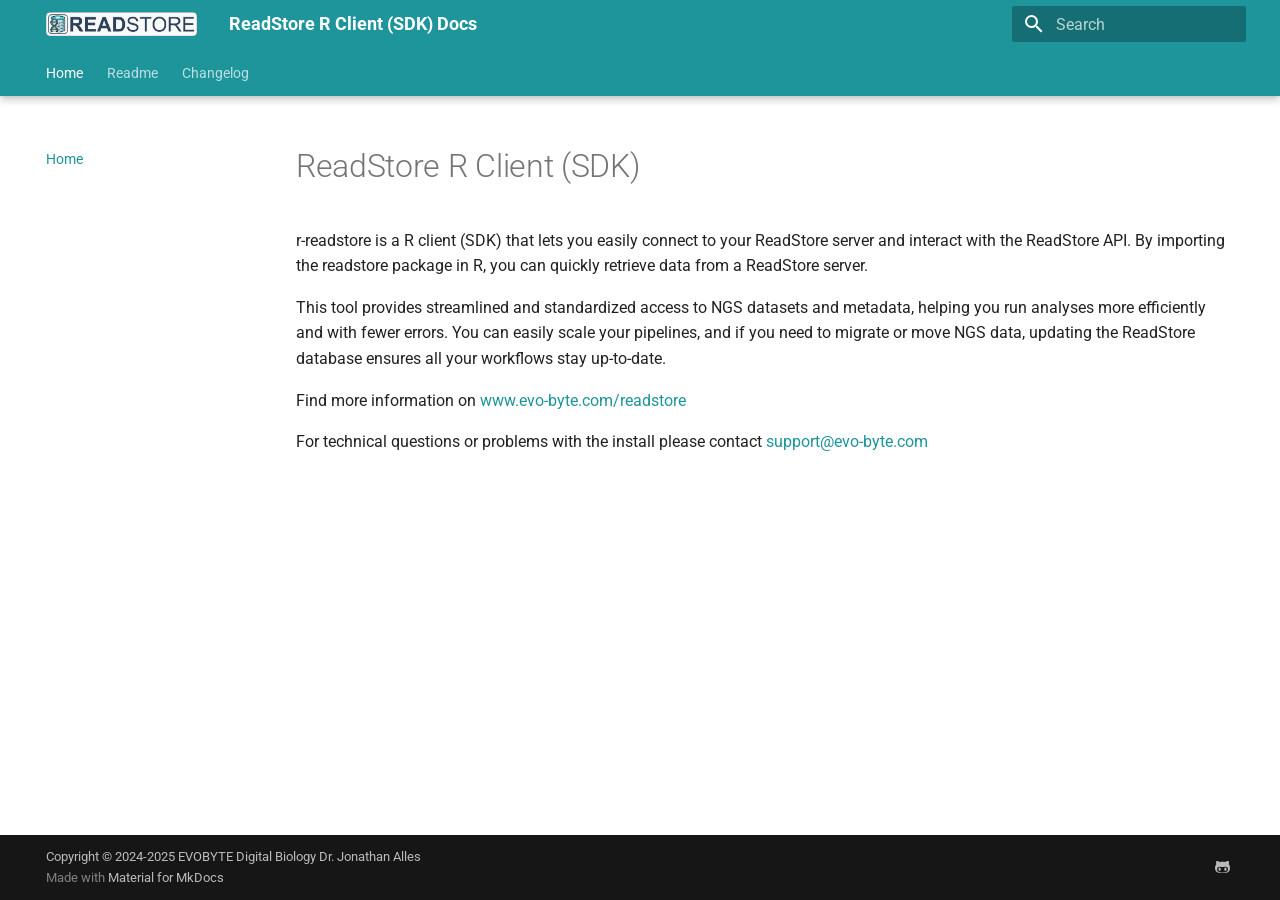
<file: index.html>
<!doctype html>
<html lang="en" class="no-js">
  <head>
    
      <meta charset="utf-8">
      <meta name="viewport" content="width=device-width,initial-scale=1">
      
      
      
      
      
        <link rel="next" href="readme/">
      
      
      <link rel="icon" href="img/favicon.ico">
      <meta name="generator" content="mkdocs-1.6.1, mkdocs-material-9.6.3">
    
    
      
        <title>ReadStore R Client (SDK) Docs</title>
      
    
    
      <link rel="stylesheet" href="assets/stylesheets/main.d7758b05.min.css">
      
      


    
    
      
    
    
      
        
        
        <link rel="preconnect" href="https://fonts.gstatic.com" crossorigin>
        <link rel="stylesheet" href="https://fonts.googleapis.com/css?family=Roboto:300,300i,400,400i,700,700i%7CRoboto+Mono:400,400i,700,700i&display=fallback">
        <style>:root{--md-text-font:"Roboto";--md-code-font:"Roboto Mono"}</style>
      
    
    
      <link rel="stylesheet" href="assets/_mkdocstrings.css">
    
      <link rel="stylesheet" href="stylesheets/extra.css">
    
      <link rel="stylesheet" href="stylesheets/mkdocsoad.css">
    
    <script>__md_scope=new URL(".",location),__md_hash=e=>[...e].reduce(((e,_)=>(e<<5)-e+_.charCodeAt(0)),0),__md_get=(e,_=localStorage,t=__md_scope)=>JSON.parse(_.getItem(t.pathname+"."+e)),__md_set=(e,_,t=localStorage,a=__md_scope)=>{try{t.setItem(a.pathname+"."+e,JSON.stringify(_))}catch(e){}}</script>
    
      

    
    
    
  </head>
  
  
    <body dir="ltr">
  
    
    <input class="md-toggle" data-md-toggle="drawer" type="checkbox" id="__drawer" autocomplete="off">
    <input class="md-toggle" data-md-toggle="search" type="checkbox" id="__search" autocomplete="off">
    <label class="md-overlay" for="__drawer"></label>
    <div data-md-component="skip">
      
        
        <a href="#readstore-r-client-sdk" class="md-skip">
          Skip to content
        </a>
      
    </div>
    <div data-md-component="announce">
      
    </div>
    
    
      

  

<header class="md-header md-header--shadow md-header--lifted" data-md-component="header">
  <nav class="md-header__inner md-grid" aria-label="Header">
    <a href="https://evo-byte.com/readstore" title="ReadStore R Client (SDK) Docs" class="md-header__button md-logo" aria-label="ReadStore R Client (SDK) Docs" data-md-component="logo">
      
  <img src="assets/BannerLarge.png" alt="logo">

    </a>
    <label class="md-header__button md-icon" for="__drawer">
      
      <svg xmlns="http://www.w3.org/2000/svg" viewBox="0 0 24 24"><path d="M3 6h18v2H3zm0 5h18v2H3zm0 5h18v2H3z"/></svg>
    </label>
    <div class="md-header__title" data-md-component="header-title">
      <div class="md-header__ellipsis">
        <div class="md-header__topic">
          <span class="md-ellipsis">
            ReadStore R Client (SDK) Docs
          </span>
        </div>
        <div class="md-header__topic" data-md-component="header-topic">
          <span class="md-ellipsis">
            
              Home
            
          </span>
        </div>
      </div>
    </div>
    
    
      <script>var palette=__md_get("__palette");if(palette&&palette.color){if("(prefers-color-scheme)"===palette.color.media){var media=matchMedia("(prefers-color-scheme: light)"),input=document.querySelector(media.matches?"[data-md-color-media='(prefers-color-scheme: light)']":"[data-md-color-media='(prefers-color-scheme: dark)']");palette.color.media=input.getAttribute("data-md-color-media"),palette.color.scheme=input.getAttribute("data-md-color-scheme"),palette.color.primary=input.getAttribute("data-md-color-primary"),palette.color.accent=input.getAttribute("data-md-color-accent")}for(var[key,value]of Object.entries(palette.color))document.body.setAttribute("data-md-color-"+key,value)}</script>
    
    
    
      <label class="md-header__button md-icon" for="__search">
        
        <svg xmlns="http://www.w3.org/2000/svg" viewBox="0 0 24 24"><path d="M9.5 3A6.5 6.5 0 0 1 16 9.5c0 1.61-.59 3.09-1.56 4.23l.27.27h.79l5 5-1.5 1.5-5-5v-.79l-.27-.27A6.52 6.52 0 0 1 9.5 16 6.5 6.5 0 0 1 3 9.5 6.5 6.5 0 0 1 9.5 3m0 2C7 5 5 7 5 9.5S7 14 9.5 14 14 12 14 9.5 12 5 9.5 5"/></svg>
      </label>
      <div class="md-search" data-md-component="search" role="dialog">
  <label class="md-search__overlay" for="__search"></label>
  <div class="md-search__inner" role="search">
    <form class="md-search__form" name="search">
      <input type="text" class="md-search__input" name="query" aria-label="Search" placeholder="Search" autocapitalize="off" autocorrect="off" autocomplete="off" spellcheck="false" data-md-component="search-query" required>
      <label class="md-search__icon md-icon" for="__search">
        
        <svg xmlns="http://www.w3.org/2000/svg" viewBox="0 0 24 24"><path d="M9.5 3A6.5 6.5 0 0 1 16 9.5c0 1.61-.59 3.09-1.56 4.23l.27.27h.79l5 5-1.5 1.5-5-5v-.79l-.27-.27A6.52 6.52 0 0 1 9.5 16 6.5 6.5 0 0 1 3 9.5 6.5 6.5 0 0 1 9.5 3m0 2C7 5 5 7 5 9.5S7 14 9.5 14 14 12 14 9.5 12 5 9.5 5"/></svg>
        
        <svg xmlns="http://www.w3.org/2000/svg" viewBox="0 0 24 24"><path d="M20 11v2H8l5.5 5.5-1.42 1.42L4.16 12l7.92-7.92L13.5 5.5 8 11z"/></svg>
      </label>
      <nav class="md-search__options" aria-label="Search">
        
        <button type="reset" class="md-search__icon md-icon" title="Clear" aria-label="Clear" tabindex="-1">
          
          <svg xmlns="http://www.w3.org/2000/svg" viewBox="0 0 24 24"><path d="M19 6.41 17.59 5 12 10.59 6.41 5 5 6.41 10.59 12 5 17.59 6.41 19 12 13.41 17.59 19 19 17.59 13.41 12z"/></svg>
        </button>
      </nav>
      
        <div class="md-search__suggest" data-md-component="search-suggest"></div>
      
    </form>
    <div class="md-search__output">
      <div class="md-search__scrollwrap" tabindex="0" data-md-scrollfix>
        <div class="md-search-result" data-md-component="search-result">
          <div class="md-search-result__meta">
            Initializing search
          </div>
          <ol class="md-search-result__list" role="presentation"></ol>
        </div>
      </div>
    </div>
  </div>
</div>
    
    
  </nav>
  
    
      
<nav class="md-tabs" aria-label="Tabs" data-md-component="tabs">
  <div class="md-grid">
    <ul class="md-tabs__list">
      
        
  
  
    
  
  
    <li class="md-tabs__item md-tabs__item--active">
      <a href="." class="md-tabs__link">
        
  
    
  
  Home

      </a>
    </li>
  

      
        
  
  
  
    <li class="md-tabs__item">
      <a href="readme/" class="md-tabs__link">
        
  
    
  
  Readme

      </a>
    </li>
  

      
        
  
  
  
    <li class="md-tabs__item">
      <a href="CHANGELOG/" class="md-tabs__link">
        
  
    
  
  Changelog

      </a>
    </li>
  

      
    </ul>
  </div>
</nav>
    
  
</header>
    
    <div class="md-container" data-md-component="container">
      
      
        
      
      <main class="md-main" data-md-component="main">
        <div class="md-main__inner md-grid">
          
            
              
              <div class="md-sidebar md-sidebar--primary" data-md-component="sidebar" data-md-type="navigation" >
                <div class="md-sidebar__scrollwrap">
                  <div class="md-sidebar__inner">
                    


  


  

<nav class="md-nav md-nav--primary md-nav--lifted md-nav--integrated" aria-label="Navigation" data-md-level="0">
  <label class="md-nav__title" for="__drawer">
    <a href="https://evo-byte.com/readstore" title="ReadStore R Client (SDK) Docs" class="md-nav__button md-logo" aria-label="ReadStore R Client (SDK) Docs" data-md-component="logo">
      
  <img src="assets/BannerLarge.png" alt="logo">

    </a>
    ReadStore R Client (SDK) Docs
  </label>
  
  <ul class="md-nav__list" data-md-scrollfix>
    
      
      
  
  
    
  
  
  
    <li class="md-nav__item md-nav__item--active">
      
      <input class="md-nav__toggle md-toggle" type="checkbox" id="__toc">
      
      
        
      
      
      <a href="." class="md-nav__link md-nav__link--active">
        
  
  <span class="md-ellipsis">
    Home
    
  </span>
  

      </a>
      
    </li>
  

    
      
      
  
  
  
  
    <li class="md-nav__item">
      <a href="readme/" class="md-nav__link">
        
  
  <span class="md-ellipsis">
    Readme
    
  </span>
  

      </a>
    </li>
  

    
      
      
  
  
  
  
    <li class="md-nav__item">
      <a href="CHANGELOG/" class="md-nav__link">
        
  
  <span class="md-ellipsis">
    Changelog
    
  </span>
  

      </a>
    </li>
  

    
  </ul>
</nav>
                  </div>
                </div>
              </div>
            
            
          
          
            <div class="md-content" data-md-component="content">
              <article class="md-content__inner md-typeset">
                
                  



<h1 id="readstore-r-client-sdk">ReadStore R Client (SDK)</h1>
<p>r-readstore is a R client (SDK) that lets you easily connect to your ReadStore server and interact with the ReadStore API.
By importing the readstore package in R, you can quickly retrieve data from a ReadStore server.</p>
<p>This tool provides streamlined and standardized access to NGS datasets and metadata, helping you run analyses more efficiently and with fewer errors.
You can easily scale your pipelines, and if you need to migrate or move NGS data, updating the ReadStore database ensures all your workflows stay up-to-date.</p>
<p>Find more information on <a href=www.evo-byte.com/readstore>www.evo-byte.com/readstore</a></p>
<p>For technical questions or problems with the install please contact <a href="mailto:support@evo-byte.com">support@evo-byte.com</a></p>












                
              </article>
            </div>
          
          
  <script>var tabs=__md_get("__tabs");if(Array.isArray(tabs))e:for(var set of document.querySelectorAll(".tabbed-set")){var labels=set.querySelector(".tabbed-labels");for(var tab of tabs)for(var label of labels.getElementsByTagName("label"))if(label.innerText.trim()===tab){var input=document.getElementById(label.htmlFor);input.checked=!0;continue e}}</script>

<script>var target=document.getElementById(location.hash.slice(1));target&&target.name&&(target.checked=target.name.startsWith("__tabbed_"))</script>
        </div>
        
      </main>
      
        <footer class="md-footer">
  
  <div class="md-footer-meta md-typeset">
    <div class="md-footer-meta__inner md-grid">
      <div class="md-copyright">
  
    <div class="md-copyright__highlight">
      Copyright &copy; 2024-2025 EVOBYTE Digital Biology Dr. Jonathan Alles
    </div>
  
  
    Made with
    <a href="https://squidfunk.github.io/mkdocs-material/" target="_blank" rel="noopener">
      Material for MkDocs
    </a>
  
</div>
      
        <div class="md-social">
  
    
    
    
    
      
      
    
    <a href="https://github.com/EvobyteDigitalBiology/r-readstore" target="_blank" rel="noopener" title="github.com" class="md-social__link">
      <svg xmlns="http://www.w3.org/2000/svg" viewBox="0 0 480 512"><!--! Font Awesome Free 6.7.2 by @fontawesome - https://fontawesome.com License - https://fontawesome.com/license/free (Icons: CC BY 4.0, Fonts: SIL OFL 1.1, Code: MIT License) Copyright 2024 Fonticons, Inc.--><path d="M186.1 328.7c0 20.9-10.9 55.1-36.7 55.1s-36.7-34.2-36.7-55.1 10.9-55.1 36.7-55.1 36.7 34.2 36.7 55.1M480 278.2c0 31.9-3.2 65.7-17.5 95-37.9 76.6-142.1 74.8-216.7 74.8-75.8 0-186.2 2.7-225.6-74.8-14.6-29-20.2-63.1-20.2-95 0-41.9 13.9-81.5 41.5-113.6-5.2-15.8-7.7-32.4-7.7-48.8 0-21.5 4.9-32.3 14.6-51.8 45.3 0 74.3 9 108.8 36 29-6.9 58.8-10 88.7-10 27 0 54.2 2.9 80.4 9.2 34-26.7 63-35.2 107.8-35.2 9.8 19.5 14.6 30.3 14.6 51.8 0 16.4-2.6 32.7-7.7 48.2 27.5 32.4 39 72.3 39 114.2m-64.3 50.5c0-43.9-26.7-82.6-73.5-82.6-18.9 0-37 3.4-56 6-14.9 2.3-29.8 3.2-45.1 3.2-15.2 0-30.1-.9-45.1-3.2-18.7-2.6-37-6-56-6-46.8 0-73.5 38.7-73.5 82.6 0 87.8 80.4 101.3 150.4 101.3h48.2c70.3 0 150.6-13.4 150.6-101.3m-82.6-55.1c-25.8 0-36.7 34.2-36.7 55.1s10.9 55.1 36.7 55.1 36.7-34.2 36.7-55.1-10.9-55.1-36.7-55.1"/></svg>
    </a>
  
</div>
      
    </div>
  </div>
</footer>
      
    </div>
    <div class="md-dialog" data-md-component="dialog">
      <div class="md-dialog__inner md-typeset"></div>
    </div>
    
    
    <script id="__config" type="application/json">{"base": ".", "features": ["navigation.tabs", "navigation.tabs.sticky", "navigation.sections", "toc.integrate", "search.suggest", "search.highlight", "content.tabs.link", "content.code.annnotation", "content.copy"], "search": "assets/javascripts/workers/search.f8cc74c7.min.js", "translations": {"clipboard.copied": "Copied to clipboard", "clipboard.copy": "Copy to clipboard", "search.result.more.one": "1 more on this page", "search.result.more.other": "# more on this page", "search.result.none": "No matching documents", "search.result.one": "1 matching document", "search.result.other": "# matching documents", "search.result.placeholder": "Type to start searching", "search.result.term.missing": "Missing", "select.version": "Select version"}}</script>
    
    
      <script src="assets/javascripts/bundle.f1b6f286.min.js"></script>
      
    
  </body>
</html>
</file>
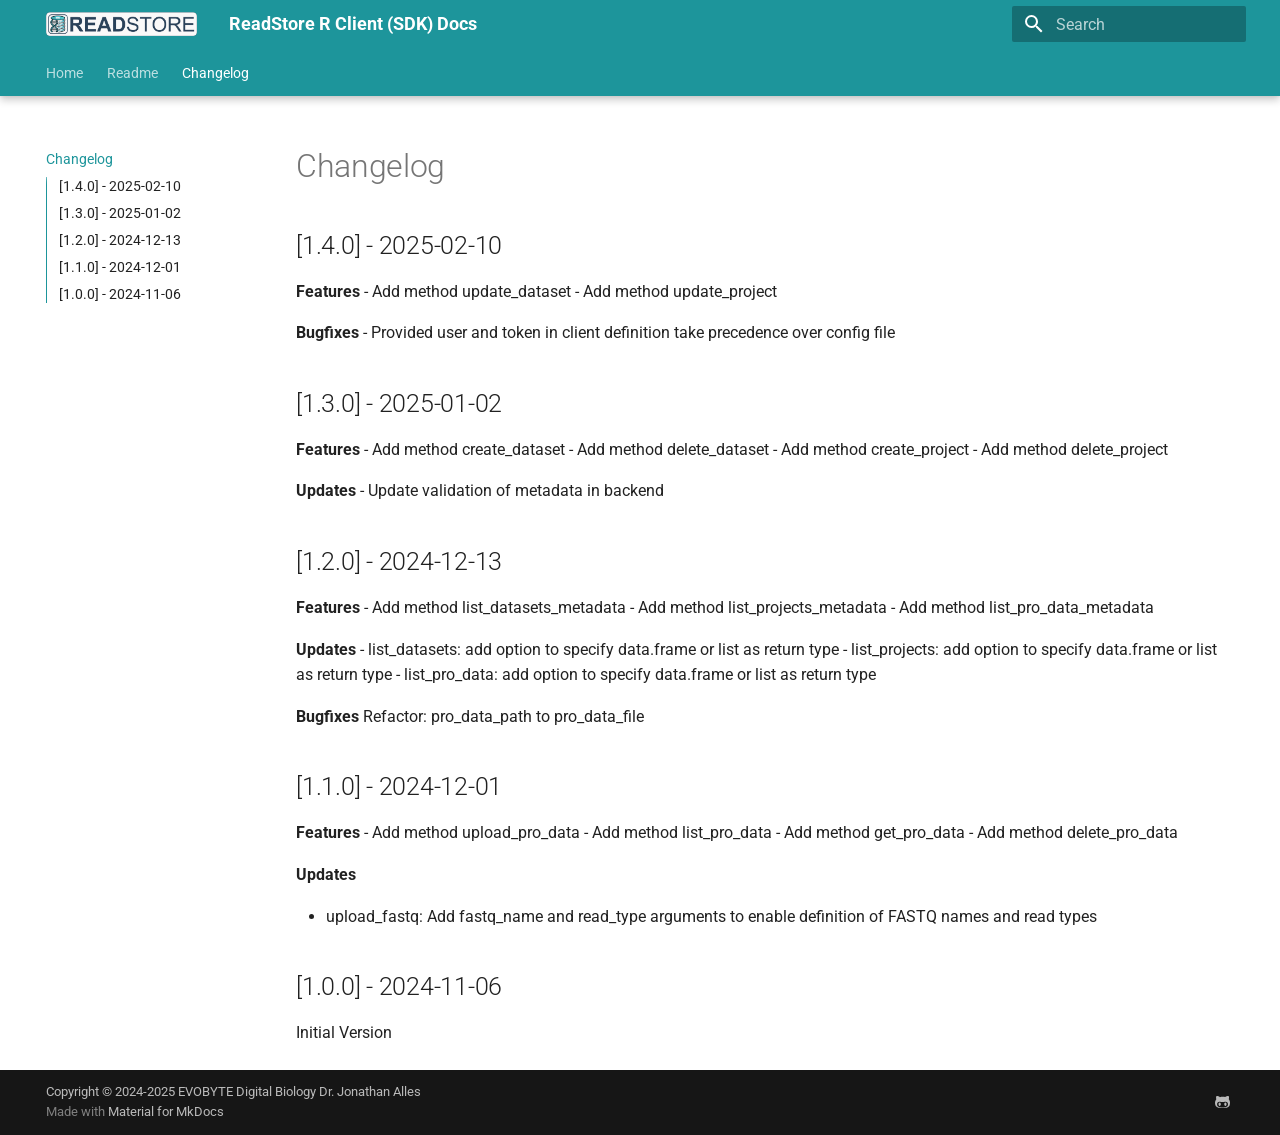
<file: CHANGELOG/index.html>
<!doctype html>
<html lang="en" class="no-js">
  <head>
    
      <meta charset="utf-8">
      <meta name="viewport" content="width=device-width,initial-scale=1">
      
      
      
      
        <link rel="prev" href="../readme/">
      
      
      
      <link rel="icon" href="../img/favicon.ico">
      <meta name="generator" content="mkdocs-1.6.1, mkdocs-material-9.6.3">
    
    
      
        <title>Changelog - ReadStore R Client (SDK) Docs</title>
      
    
    
      <link rel="stylesheet" href="../assets/stylesheets/main.d7758b05.min.css">
      
      


    
    
      
    
    
      
        
        
        <link rel="preconnect" href="https://fonts.gstatic.com" crossorigin>
        <link rel="stylesheet" href="https://fonts.googleapis.com/css?family=Roboto:300,300i,400,400i,700,700i%7CRoboto+Mono:400,400i,700,700i&display=fallback">
        <style>:root{--md-text-font:"Roboto";--md-code-font:"Roboto Mono"}</style>
      
    
    
      <link rel="stylesheet" href="../assets/_mkdocstrings.css">
    
      <link rel="stylesheet" href="../stylesheets/extra.css">
    
      <link rel="stylesheet" href="../stylesheets/mkdocsoad.css">
    
    <script>__md_scope=new URL("..",location),__md_hash=e=>[...e].reduce(((e,_)=>(e<<5)-e+_.charCodeAt(0)),0),__md_get=(e,_=localStorage,t=__md_scope)=>JSON.parse(_.getItem(t.pathname+"."+e)),__md_set=(e,_,t=localStorage,a=__md_scope)=>{try{t.setItem(a.pathname+"."+e,JSON.stringify(_))}catch(e){}}</script>
    
      

    
    
    
  </head>
  
  
    <body dir="ltr">
  
    
    <input class="md-toggle" data-md-toggle="drawer" type="checkbox" id="__drawer" autocomplete="off">
    <input class="md-toggle" data-md-toggle="search" type="checkbox" id="__search" autocomplete="off">
    <label class="md-overlay" for="__drawer"></label>
    <div data-md-component="skip">
      
        
        <a href="#changelog" class="md-skip">
          Skip to content
        </a>
      
    </div>
    <div data-md-component="announce">
      
    </div>
    
    
      

  

<header class="md-header md-header--shadow md-header--lifted" data-md-component="header">
  <nav class="md-header__inner md-grid" aria-label="Header">
    <a href="https://evo-byte.com/readstore" title="ReadStore R Client (SDK) Docs" class="md-header__button md-logo" aria-label="ReadStore R Client (SDK) Docs" data-md-component="logo">
      
  <img src="../assets/BannerLarge.png" alt="logo">

    </a>
    <label class="md-header__button md-icon" for="__drawer">
      
      <svg xmlns="http://www.w3.org/2000/svg" viewBox="0 0 24 24"><path d="M3 6h18v2H3zm0 5h18v2H3zm0 5h18v2H3z"/></svg>
    </label>
    <div class="md-header__title" data-md-component="header-title">
      <div class="md-header__ellipsis">
        <div class="md-header__topic">
          <span class="md-ellipsis">
            ReadStore R Client (SDK) Docs
          </span>
        </div>
        <div class="md-header__topic" data-md-component="header-topic">
          <span class="md-ellipsis">
            
              Changelog
            
          </span>
        </div>
      </div>
    </div>
    
    
      <script>var palette=__md_get("__palette");if(palette&&palette.color){if("(prefers-color-scheme)"===palette.color.media){var media=matchMedia("(prefers-color-scheme: light)"),input=document.querySelector(media.matches?"[data-md-color-media='(prefers-color-scheme: light)']":"[data-md-color-media='(prefers-color-scheme: dark)']");palette.color.media=input.getAttribute("data-md-color-media"),palette.color.scheme=input.getAttribute("data-md-color-scheme"),palette.color.primary=input.getAttribute("data-md-color-primary"),palette.color.accent=input.getAttribute("data-md-color-accent")}for(var[key,value]of Object.entries(palette.color))document.body.setAttribute("data-md-color-"+key,value)}</script>
    
    
    
      <label class="md-header__button md-icon" for="__search">
        
        <svg xmlns="http://www.w3.org/2000/svg" viewBox="0 0 24 24"><path d="M9.5 3A6.5 6.5 0 0 1 16 9.5c0 1.61-.59 3.09-1.56 4.23l.27.27h.79l5 5-1.5 1.5-5-5v-.79l-.27-.27A6.52 6.52 0 0 1 9.5 16 6.5 6.5 0 0 1 3 9.5 6.5 6.5 0 0 1 9.5 3m0 2C7 5 5 7 5 9.5S7 14 9.5 14 14 12 14 9.5 12 5 9.5 5"/></svg>
      </label>
      <div class="md-search" data-md-component="search" role="dialog">
  <label class="md-search__overlay" for="__search"></label>
  <div class="md-search__inner" role="search">
    <form class="md-search__form" name="search">
      <input type="text" class="md-search__input" name="query" aria-label="Search" placeholder="Search" autocapitalize="off" autocorrect="off" autocomplete="off" spellcheck="false" data-md-component="search-query" required>
      <label class="md-search__icon md-icon" for="__search">
        
        <svg xmlns="http://www.w3.org/2000/svg" viewBox="0 0 24 24"><path d="M9.5 3A6.5 6.5 0 0 1 16 9.5c0 1.61-.59 3.09-1.56 4.23l.27.27h.79l5 5-1.5 1.5-5-5v-.79l-.27-.27A6.52 6.52 0 0 1 9.5 16 6.5 6.5 0 0 1 3 9.5 6.5 6.5 0 0 1 9.5 3m0 2C7 5 5 7 5 9.5S7 14 9.5 14 14 12 14 9.5 12 5 9.5 5"/></svg>
        
        <svg xmlns="http://www.w3.org/2000/svg" viewBox="0 0 24 24"><path d="M20 11v2H8l5.5 5.5-1.42 1.42L4.16 12l7.92-7.92L13.5 5.5 8 11z"/></svg>
      </label>
      <nav class="md-search__options" aria-label="Search">
        
        <button type="reset" class="md-search__icon md-icon" title="Clear" aria-label="Clear" tabindex="-1">
          
          <svg xmlns="http://www.w3.org/2000/svg" viewBox="0 0 24 24"><path d="M19 6.41 17.59 5 12 10.59 6.41 5 5 6.41 10.59 12 5 17.59 6.41 19 12 13.41 17.59 19 19 17.59 13.41 12z"/></svg>
        </button>
      </nav>
      
        <div class="md-search__suggest" data-md-component="search-suggest"></div>
      
    </form>
    <div class="md-search__output">
      <div class="md-search__scrollwrap" tabindex="0" data-md-scrollfix>
        <div class="md-search-result" data-md-component="search-result">
          <div class="md-search-result__meta">
            Initializing search
          </div>
          <ol class="md-search-result__list" role="presentation"></ol>
        </div>
      </div>
    </div>
  </div>
</div>
    
    
  </nav>
  
    
      
<nav class="md-tabs" aria-label="Tabs" data-md-component="tabs">
  <div class="md-grid">
    <ul class="md-tabs__list">
      
        
  
  
  
    <li class="md-tabs__item">
      <a href=".." class="md-tabs__link">
        
  
    
  
  Home

      </a>
    </li>
  

      
        
  
  
  
    <li class="md-tabs__item">
      <a href="../readme/" class="md-tabs__link">
        
  
    
  
  Readme

      </a>
    </li>
  

      
        
  
  
    
  
  
    <li class="md-tabs__item md-tabs__item--active">
      <a href="./" class="md-tabs__link">
        
  
    
  
  Changelog

      </a>
    </li>
  

      
    </ul>
  </div>
</nav>
    
  
</header>
    
    <div class="md-container" data-md-component="container">
      
      
        
      
      <main class="md-main" data-md-component="main">
        <div class="md-main__inner md-grid">
          
            
              
              <div class="md-sidebar md-sidebar--primary" data-md-component="sidebar" data-md-type="navigation" >
                <div class="md-sidebar__scrollwrap">
                  <div class="md-sidebar__inner">
                    


  


  

<nav class="md-nav md-nav--primary md-nav--lifted md-nav--integrated" aria-label="Navigation" data-md-level="0">
  <label class="md-nav__title" for="__drawer">
    <a href="https://evo-byte.com/readstore" title="ReadStore R Client (SDK) Docs" class="md-nav__button md-logo" aria-label="ReadStore R Client (SDK) Docs" data-md-component="logo">
      
  <img src="../assets/BannerLarge.png" alt="logo">

    </a>
    ReadStore R Client (SDK) Docs
  </label>
  
  <ul class="md-nav__list" data-md-scrollfix>
    
      
      
  
  
  
  
    <li class="md-nav__item">
      <a href=".." class="md-nav__link">
        
  
  <span class="md-ellipsis">
    Home
    
  </span>
  

      </a>
    </li>
  

    
      
      
  
  
  
  
    <li class="md-nav__item">
      <a href="../readme/" class="md-nav__link">
        
  
  <span class="md-ellipsis">
    Readme
    
  </span>
  

      </a>
    </li>
  

    
      
      
  
  
    
  
  
  
    <li class="md-nav__item md-nav__item--active">
      
      <input class="md-nav__toggle md-toggle" type="checkbox" id="__toc">
      
      
        
      
      
        <label class="md-nav__link md-nav__link--active" for="__toc">
          
  
  <span class="md-ellipsis">
    Changelog
    
  </span>
  

          <span class="md-nav__icon md-icon"></span>
        </label>
      
      <a href="./" class="md-nav__link md-nav__link--active">
        
  
  <span class="md-ellipsis">
    Changelog
    
  </span>
  

      </a>
      
        

<nav class="md-nav md-nav--secondary" aria-label="Table of contents">
  
  
  
    
  
  
    <label class="md-nav__title" for="__toc">
      <span class="md-nav__icon md-icon"></span>
      Table of contents
    </label>
    <ul class="md-nav__list" data-md-component="toc" data-md-scrollfix>
      
        <li class="md-nav__item">
  <a href="#140-2025-02-10" class="md-nav__link">
    <span class="md-ellipsis">
      [1.4.0] - 2025-02-10
    </span>
  </a>
  
</li>
      
        <li class="md-nav__item">
  <a href="#130-2025-01-02" class="md-nav__link">
    <span class="md-ellipsis">
      [1.3.0] - 2025-01-02
    </span>
  </a>
  
</li>
      
        <li class="md-nav__item">
  <a href="#120-2024-12-13" class="md-nav__link">
    <span class="md-ellipsis">
      [1.2.0] - 2024-12-13
    </span>
  </a>
  
</li>
      
        <li class="md-nav__item">
  <a href="#110-2024-12-01" class="md-nav__link">
    <span class="md-ellipsis">
      [1.1.0] - 2024-12-01
    </span>
  </a>
  
</li>
      
        <li class="md-nav__item">
  <a href="#100-2024-11-06" class="md-nav__link">
    <span class="md-ellipsis">
      [1.0.0] - 2024-11-06
    </span>
  </a>
  
</li>
      
    </ul>
  
</nav>
      
    </li>
  

    
  </ul>
</nav>
                  </div>
                </div>
              </div>
            
            
          
          
            <div class="md-content" data-md-component="content">
              <article class="md-content__inner md-typeset">
                
                  



<h1 id="changelog">Changelog</h1>
<h2 id="140-2025-02-10">[1.4.0] - 2025-02-10</h2>
<p><strong>Features</strong>
- Add method update_dataset
- Add method update_project</p>
<p><strong>Bugfixes</strong>
- Provided user and token in client definition take precedence over config file</p>
<h2 id="130-2025-01-02">[1.3.0] - 2025-01-02</h2>
<p><strong>Features</strong>
- Add method create_dataset
- Add method delete_dataset
- Add method create_project
- Add method delete_project</p>
<p><strong>Updates</strong>
- Update validation of metadata in backend</p>
<h2 id="120-2024-12-13">[1.2.0] - 2024-12-13</h2>
<p><strong>Features</strong>
- Add method list_datasets_metadata
- Add method list_projects_metadata
- Add method list_pro_data_metadata</p>
<p><strong>Updates</strong>
- list_datasets: add option to specify data.frame or list as return type
- list_projects: add option to specify data.frame or list as return type
- list_pro_data: add option to specify data.frame or list as return type</p>
<p><strong>Bugfixes</strong>
Refactor: pro_data_path to pro_data_file</p>
<h2 id="110-2024-12-01">[1.1.0] - 2024-12-01</h2>
<p><strong>Features</strong>
- Add method upload_pro_data
- Add method list_pro_data
- Add method get_pro_data
- Add method delete_pro_data</p>
<p><strong>Updates</strong></p>
<ul>
<li>upload_fastq: Add fastq_name and read_type arguments to enable definition of FASTQ names and read types</li>
</ul>
<h2 id="100-2024-11-06">[1.0.0] - 2024-11-06</h2>
<p>Initial Version</p>












                
              </article>
            </div>
          
          
  <script>var tabs=__md_get("__tabs");if(Array.isArray(tabs))e:for(var set of document.querySelectorAll(".tabbed-set")){var labels=set.querySelector(".tabbed-labels");for(var tab of tabs)for(var label of labels.getElementsByTagName("label"))if(label.innerText.trim()===tab){var input=document.getElementById(label.htmlFor);input.checked=!0;continue e}}</script>

<script>var target=document.getElementById(location.hash.slice(1));target&&target.name&&(target.checked=target.name.startsWith("__tabbed_"))</script>
        </div>
        
      </main>
      
        <footer class="md-footer">
  
  <div class="md-footer-meta md-typeset">
    <div class="md-footer-meta__inner md-grid">
      <div class="md-copyright">
  
    <div class="md-copyright__highlight">
      Copyright &copy; 2024-2025 EVOBYTE Digital Biology Dr. Jonathan Alles
    </div>
  
  
    Made with
    <a href="https://squidfunk.github.io/mkdocs-material/" target="_blank" rel="noopener">
      Material for MkDocs
    </a>
  
</div>
      
        <div class="md-social">
  
    
    
    
    
      
      
    
    <a href="https://github.com/EvobyteDigitalBiology/r-readstore" target="_blank" rel="noopener" title="github.com" class="md-social__link">
      <svg xmlns="http://www.w3.org/2000/svg" viewBox="0 0 480 512"><!--! Font Awesome Free 6.7.2 by @fontawesome - https://fontawesome.com License - https://fontawesome.com/license/free (Icons: CC BY 4.0, Fonts: SIL OFL 1.1, Code: MIT License) Copyright 2024 Fonticons, Inc.--><path d="M186.1 328.7c0 20.9-10.9 55.1-36.7 55.1s-36.7-34.2-36.7-55.1 10.9-55.1 36.7-55.1 36.7 34.2 36.7 55.1M480 278.2c0 31.9-3.2 65.7-17.5 95-37.9 76.6-142.1 74.8-216.7 74.8-75.8 0-186.2 2.7-225.6-74.8-14.6-29-20.2-63.1-20.2-95 0-41.9 13.9-81.5 41.5-113.6-5.2-15.8-7.7-32.4-7.7-48.8 0-21.5 4.9-32.3 14.6-51.8 45.3 0 74.3 9 108.8 36 29-6.9 58.8-10 88.7-10 27 0 54.2 2.9 80.4 9.2 34-26.7 63-35.2 107.8-35.2 9.8 19.5 14.6 30.3 14.6 51.8 0 16.4-2.6 32.7-7.7 48.2 27.5 32.4 39 72.3 39 114.2m-64.3 50.5c0-43.9-26.7-82.6-73.5-82.6-18.9 0-37 3.4-56 6-14.9 2.3-29.8 3.2-45.1 3.2-15.2 0-30.1-.9-45.1-3.2-18.7-2.6-37-6-56-6-46.8 0-73.5 38.7-73.5 82.6 0 87.8 80.4 101.3 150.4 101.3h48.2c70.3 0 150.6-13.4 150.6-101.3m-82.6-55.1c-25.8 0-36.7 34.2-36.7 55.1s10.9 55.1 36.7 55.1 36.7-34.2 36.7-55.1-10.9-55.1-36.7-55.1"/></svg>
    </a>
  
</div>
      
    </div>
  </div>
</footer>
      
    </div>
    <div class="md-dialog" data-md-component="dialog">
      <div class="md-dialog__inner md-typeset"></div>
    </div>
    
    
    <script id="__config" type="application/json">{"base": "..", "features": ["navigation.tabs", "navigation.tabs.sticky", "navigation.sections", "toc.integrate", "search.suggest", "search.highlight", "content.tabs.link", "content.code.annnotation", "content.copy"], "search": "../assets/javascripts/workers/search.f8cc74c7.min.js", "translations": {"clipboard.copied": "Copied to clipboard", "clipboard.copy": "Copy to clipboard", "search.result.more.one": "1 more on this page", "search.result.more.other": "# more on this page", "search.result.none": "No matching documents", "search.result.one": "1 matching document", "search.result.other": "# matching documents", "search.result.placeholder": "Type to start searching", "search.result.term.missing": "Missing", "select.version": "Select version"}}</script>
    
    
      <script src="../assets/javascripts/bundle.f1b6f286.min.js"></script>
      
    
  </body>
</html>
</file>
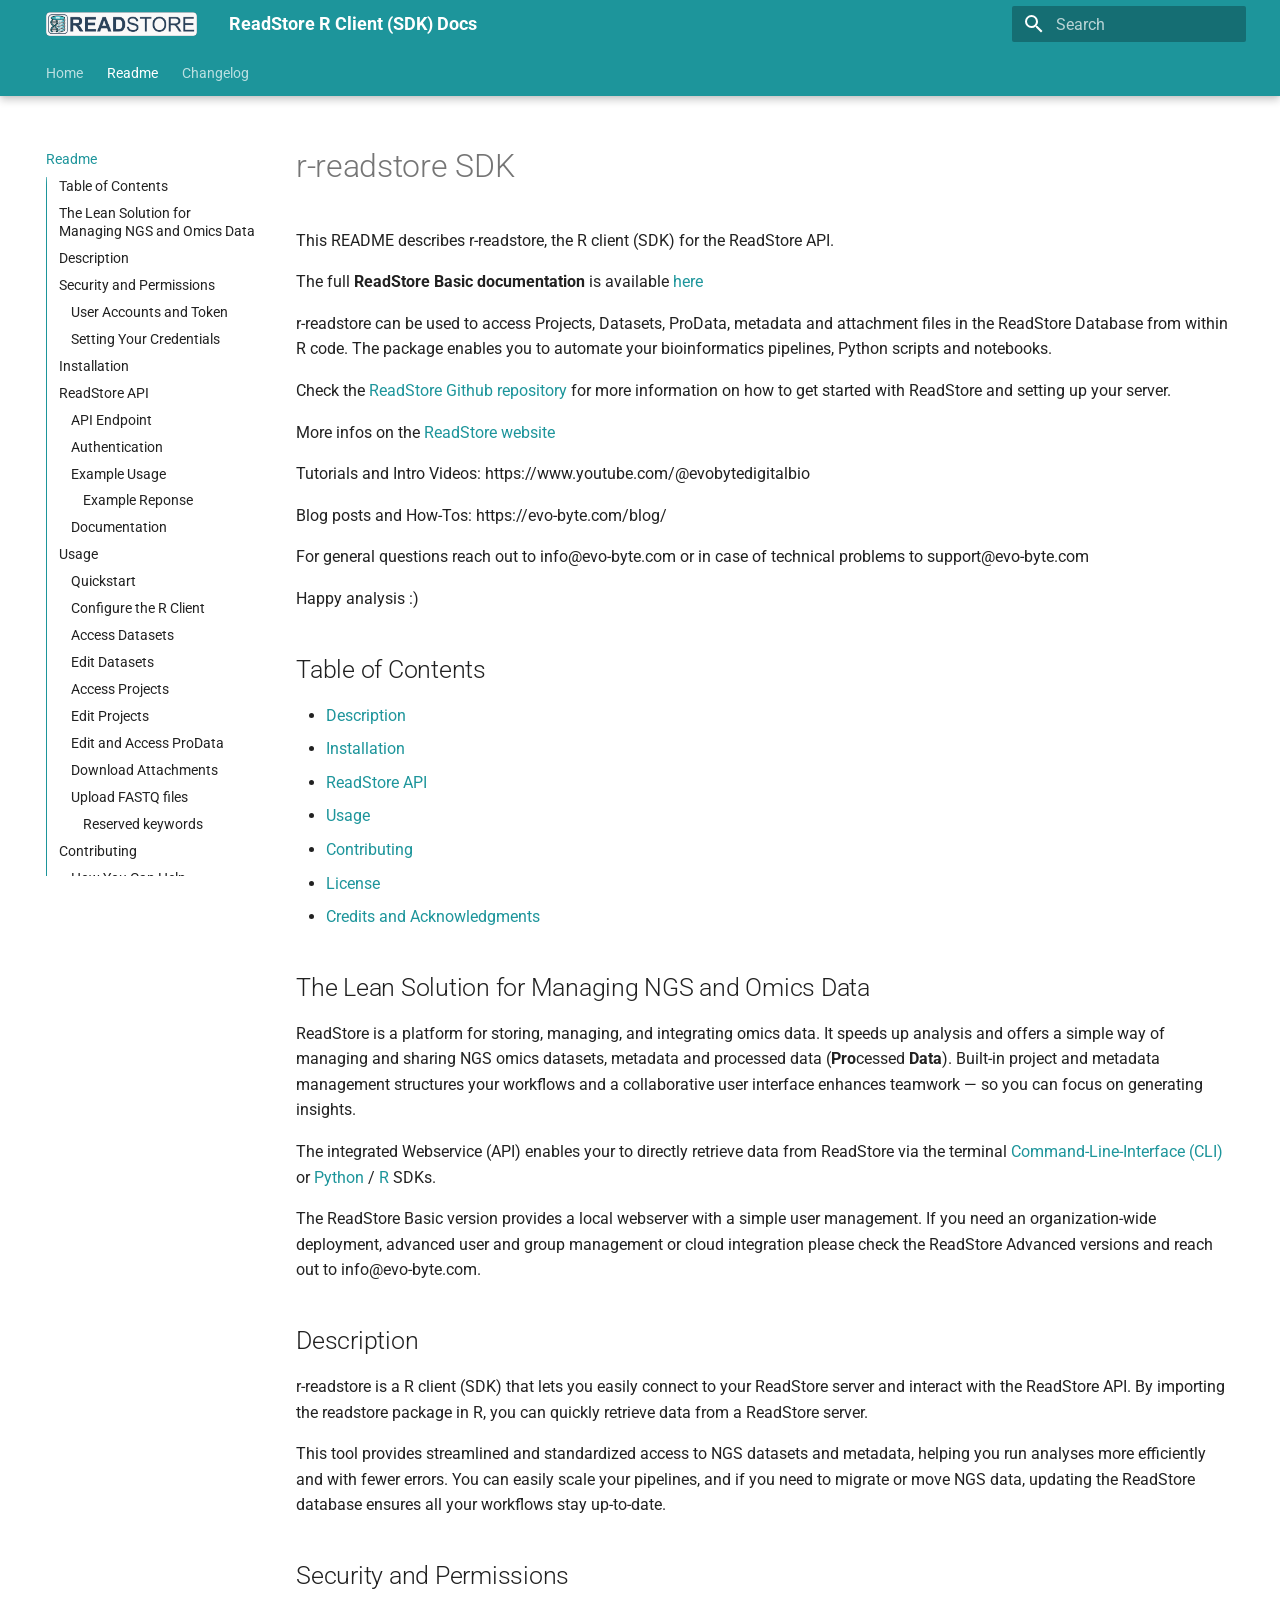
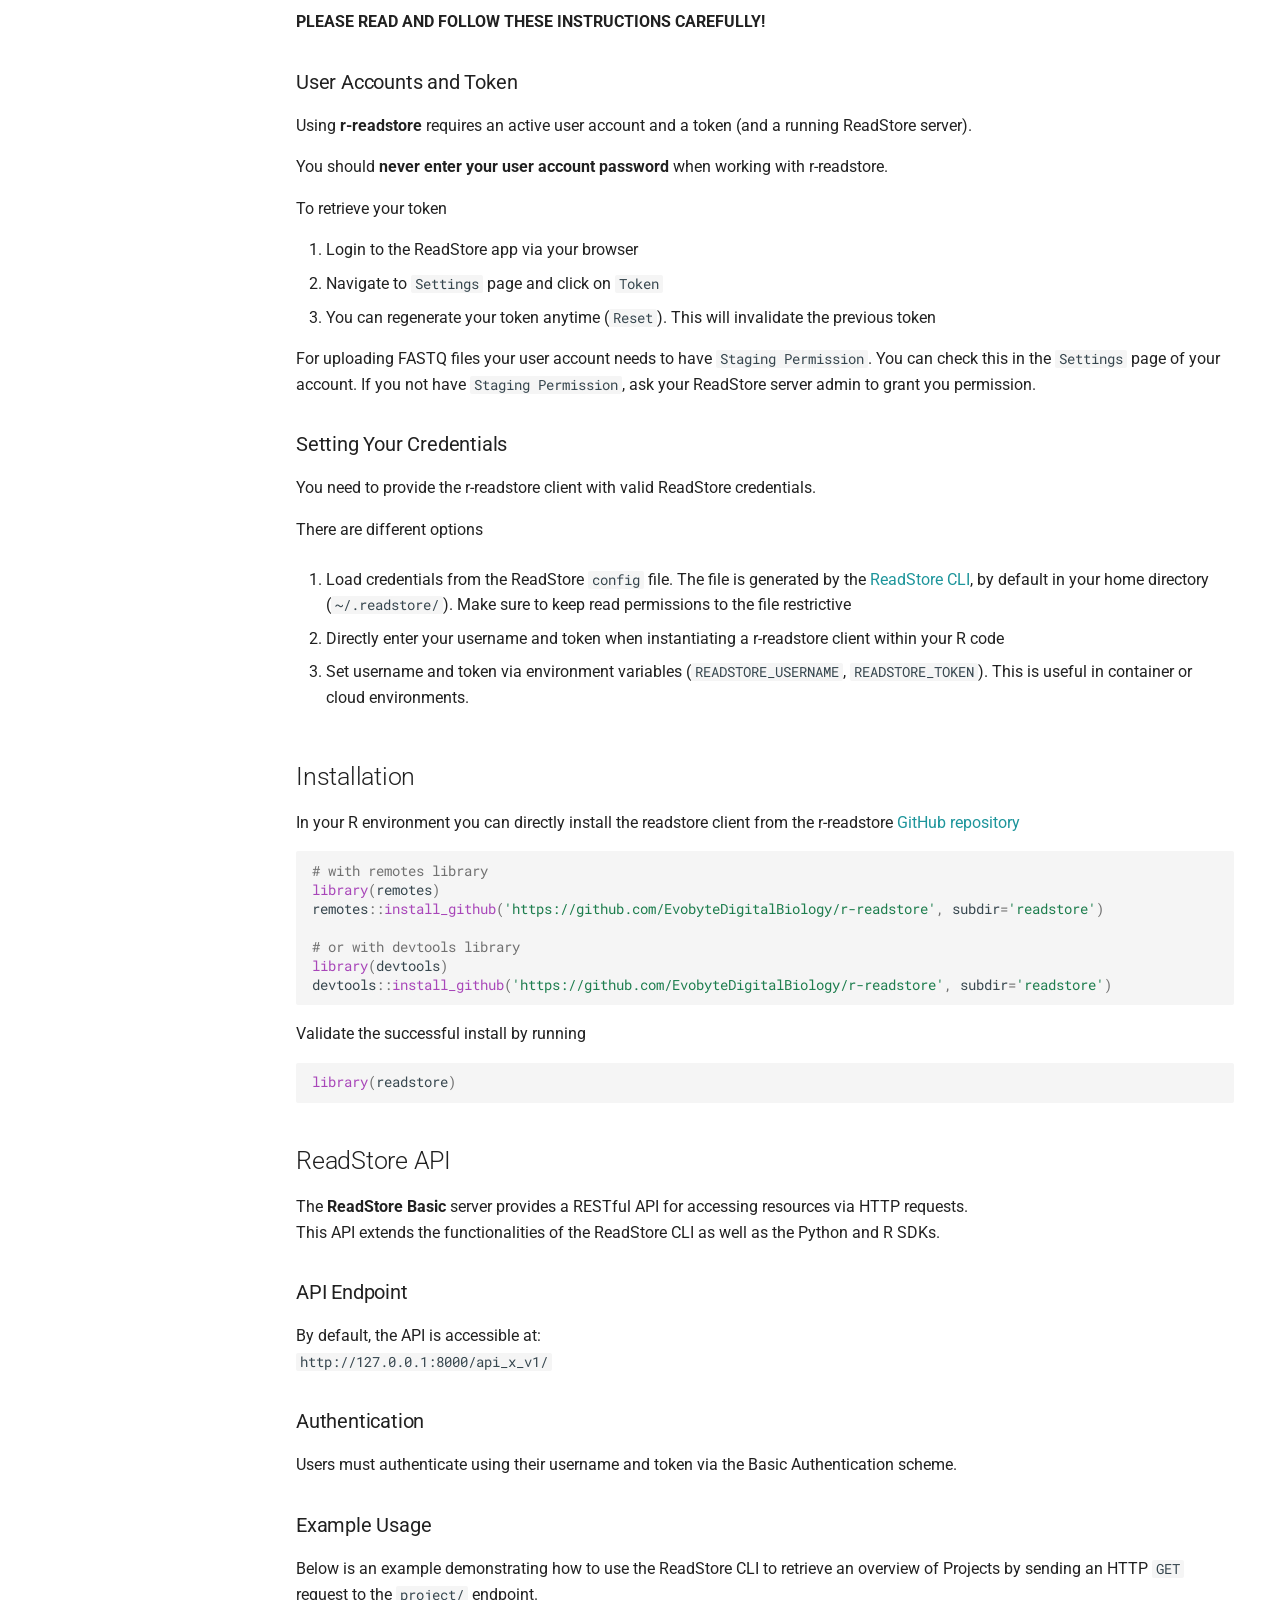
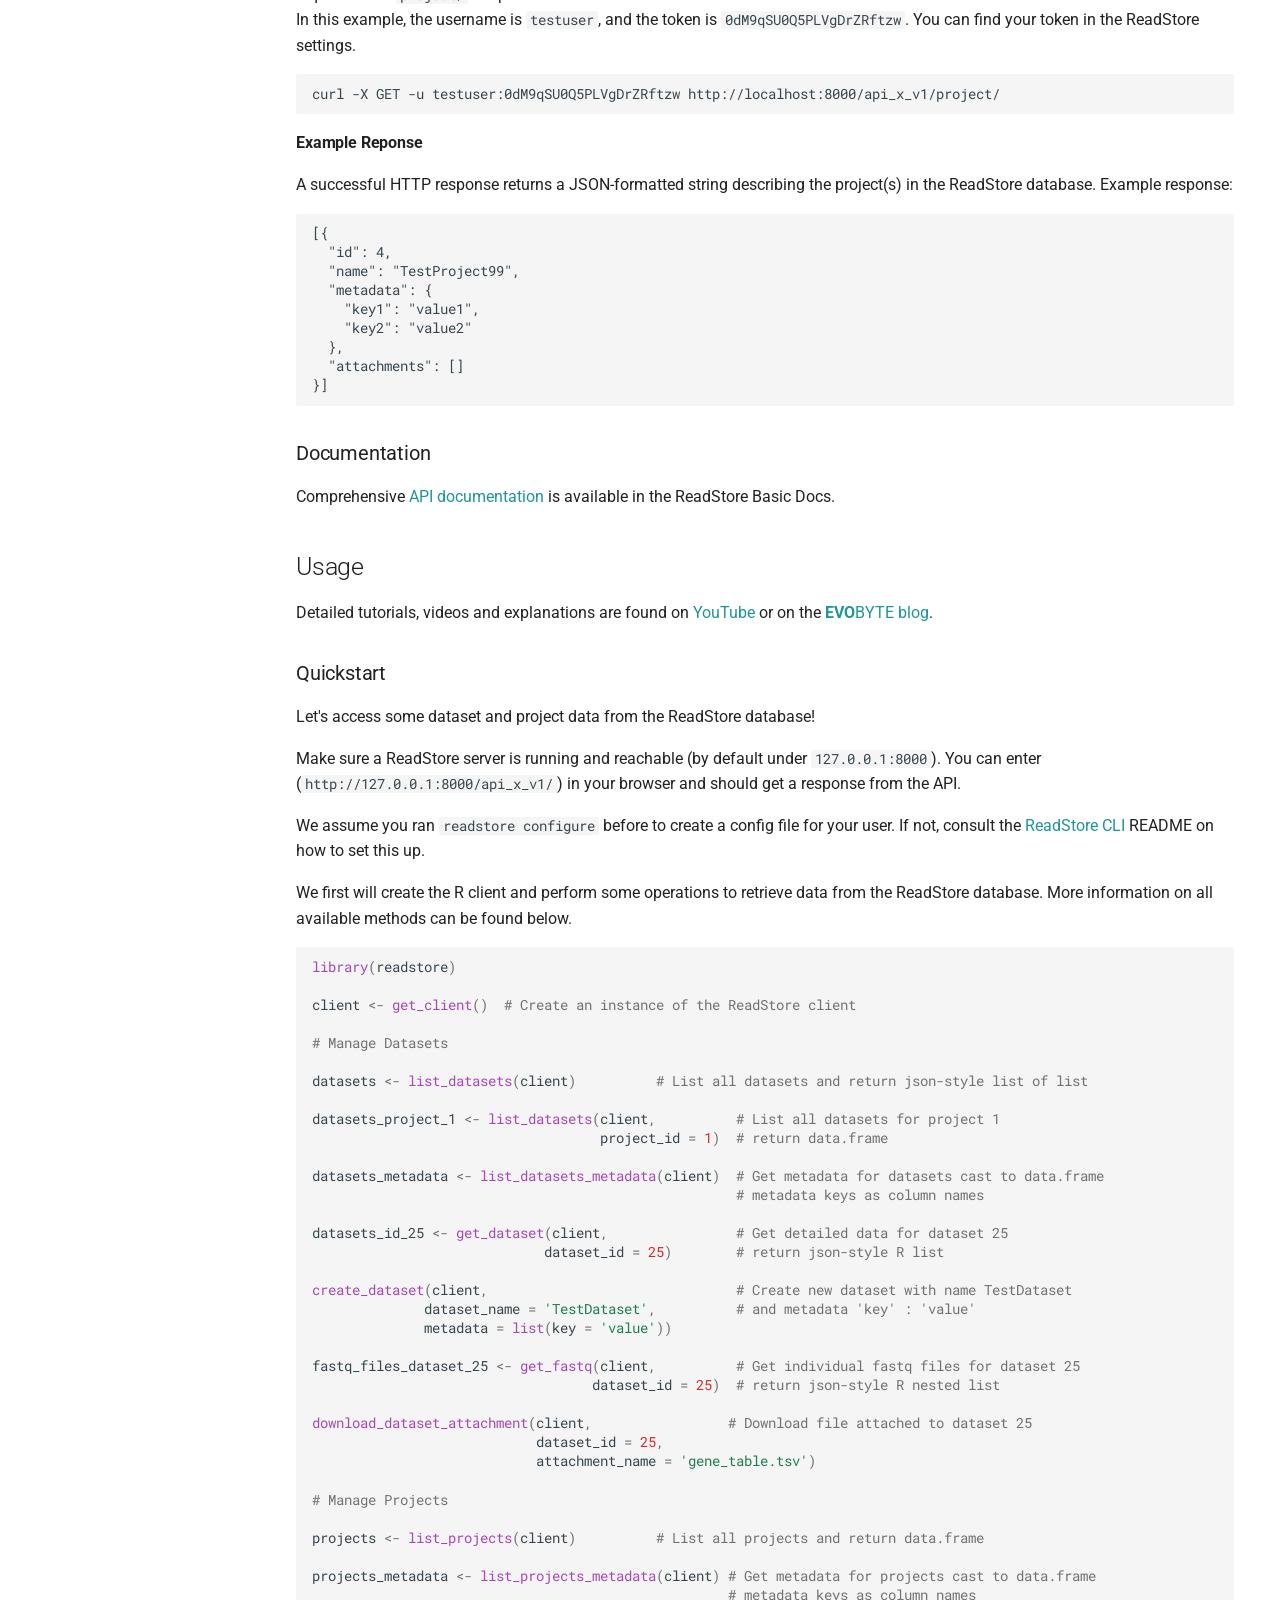
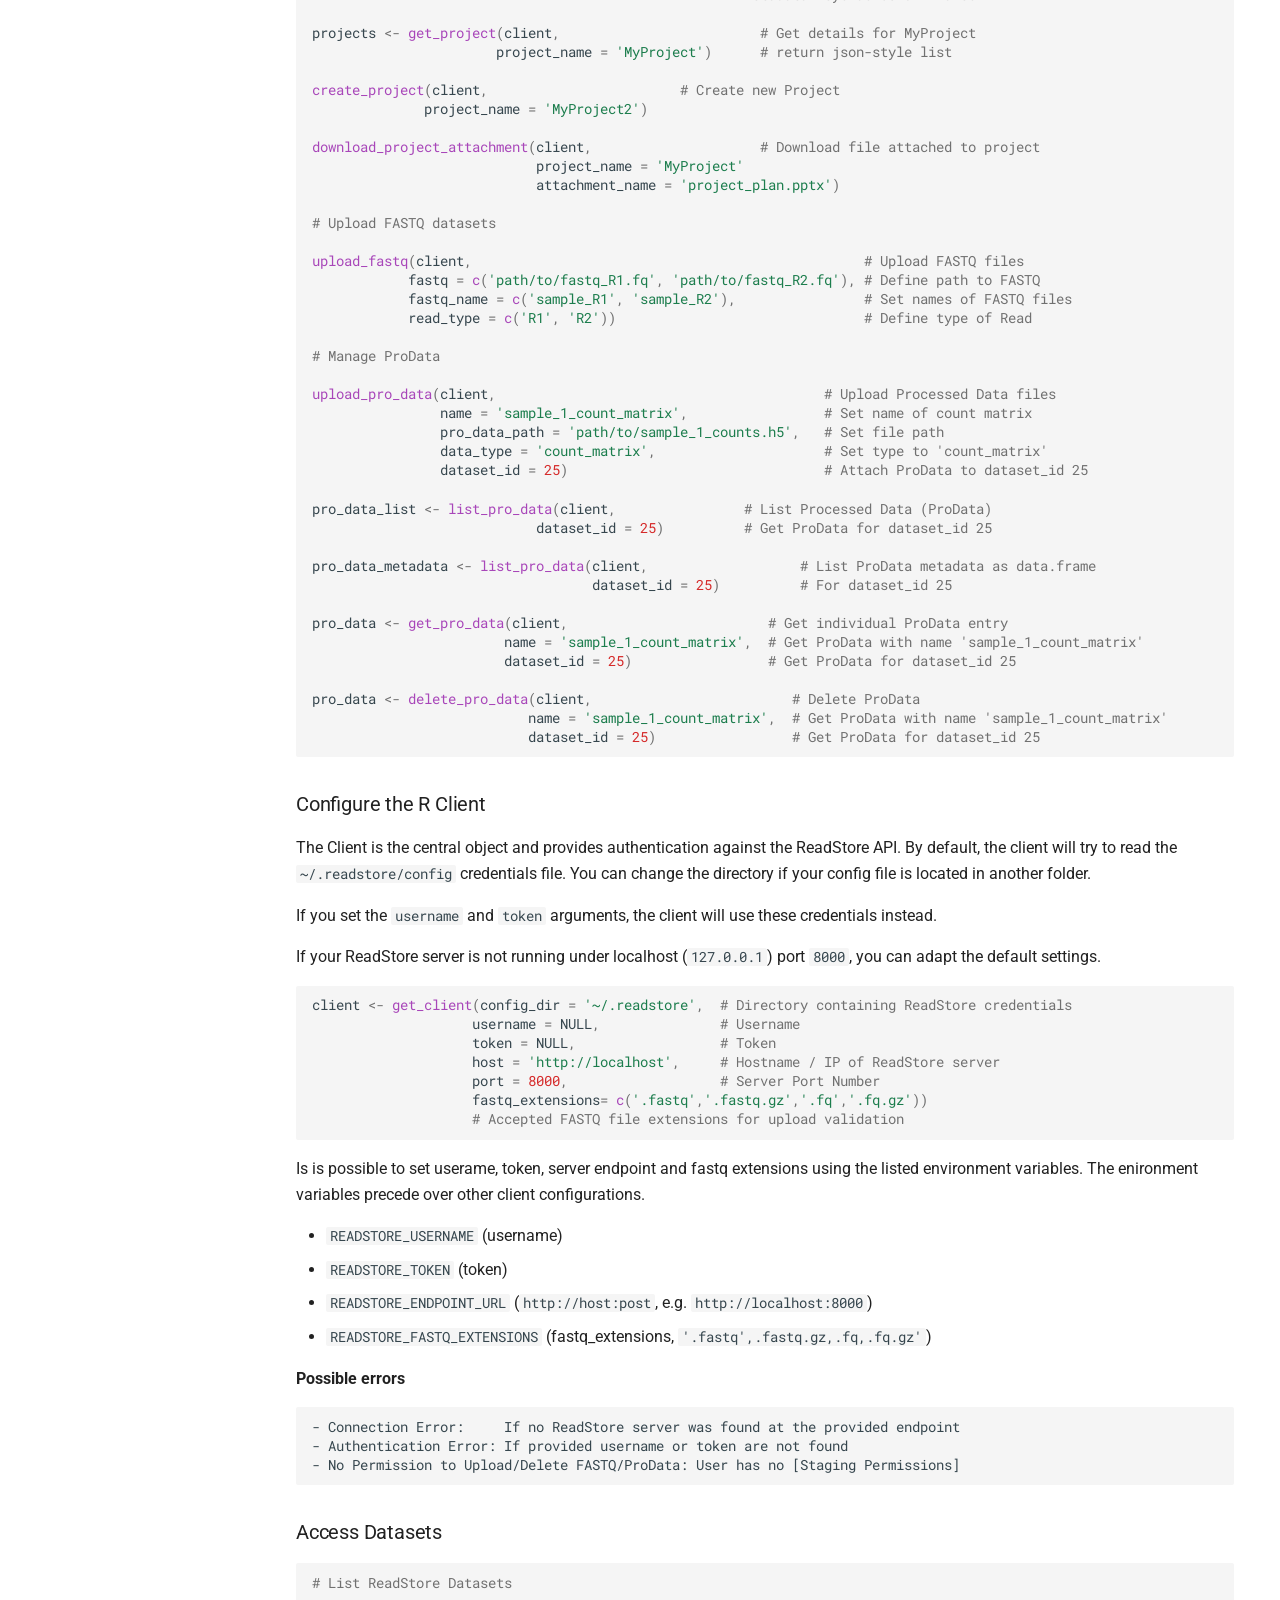
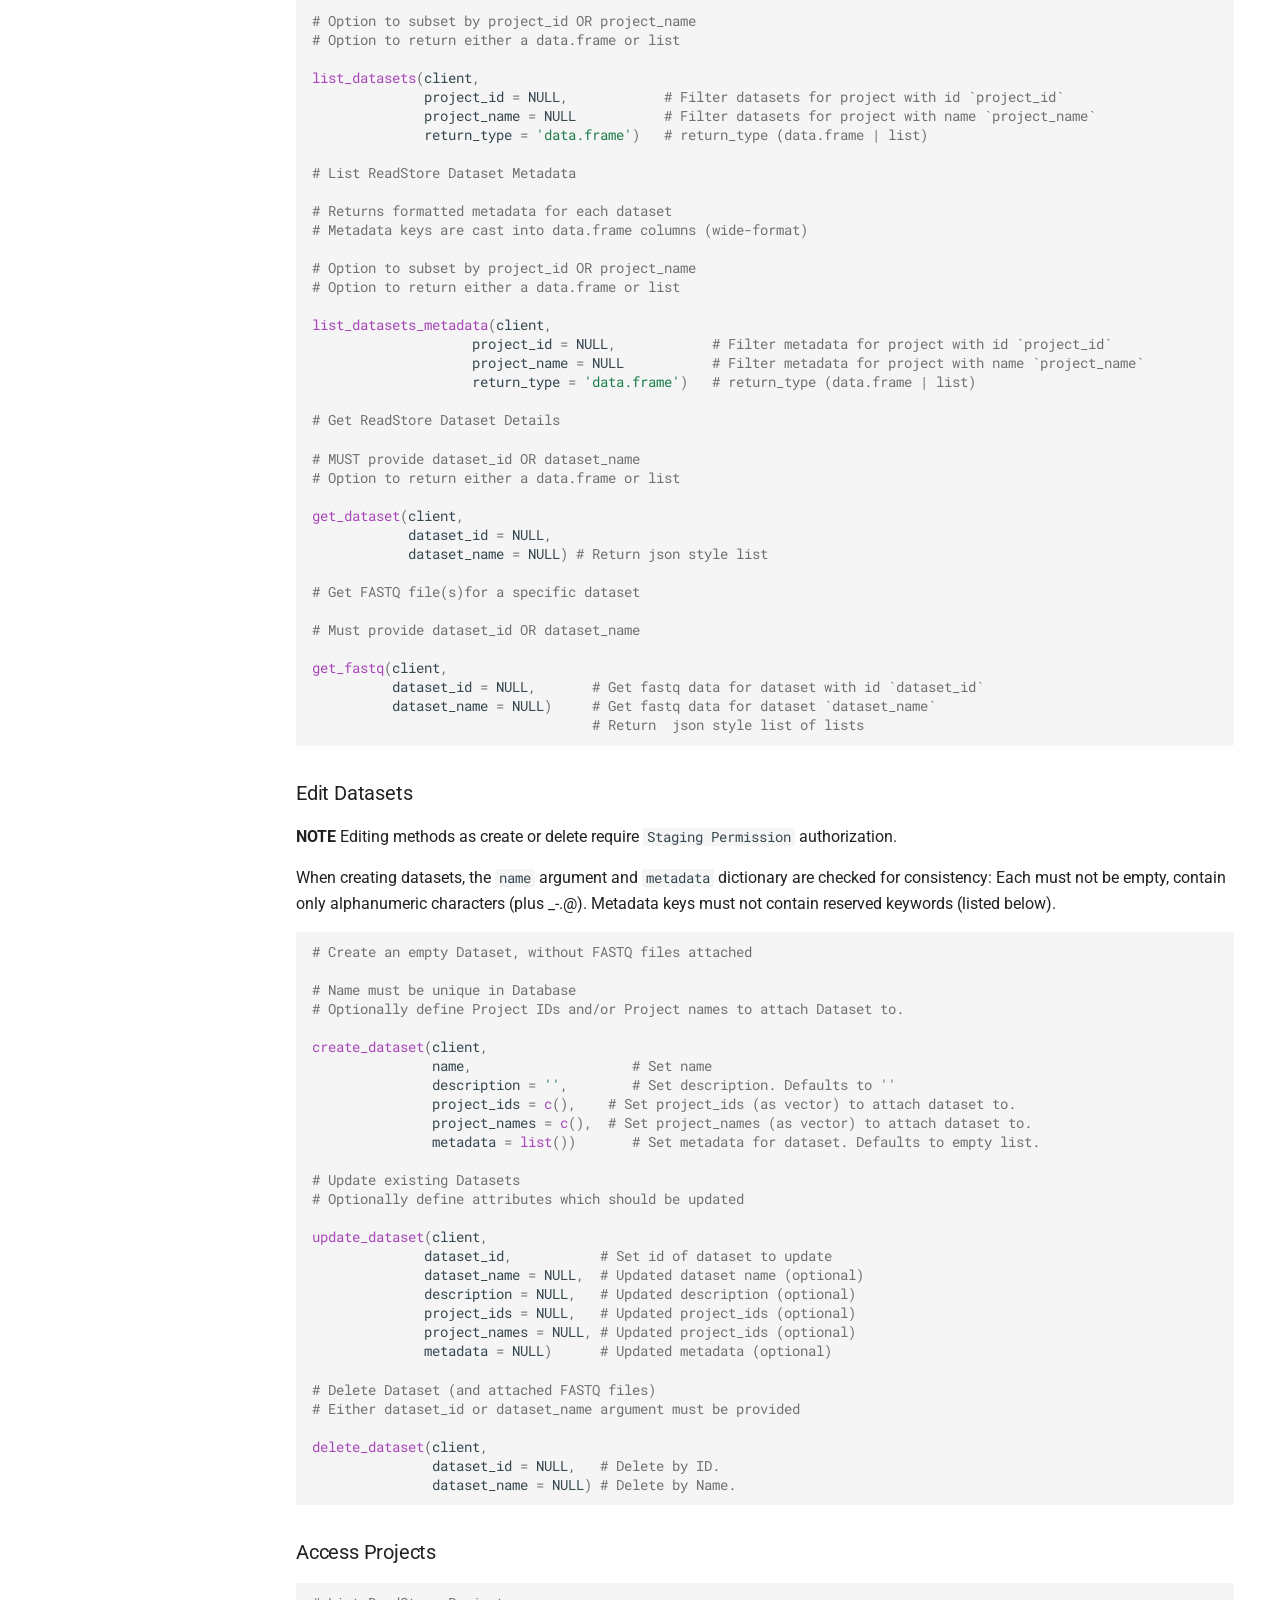
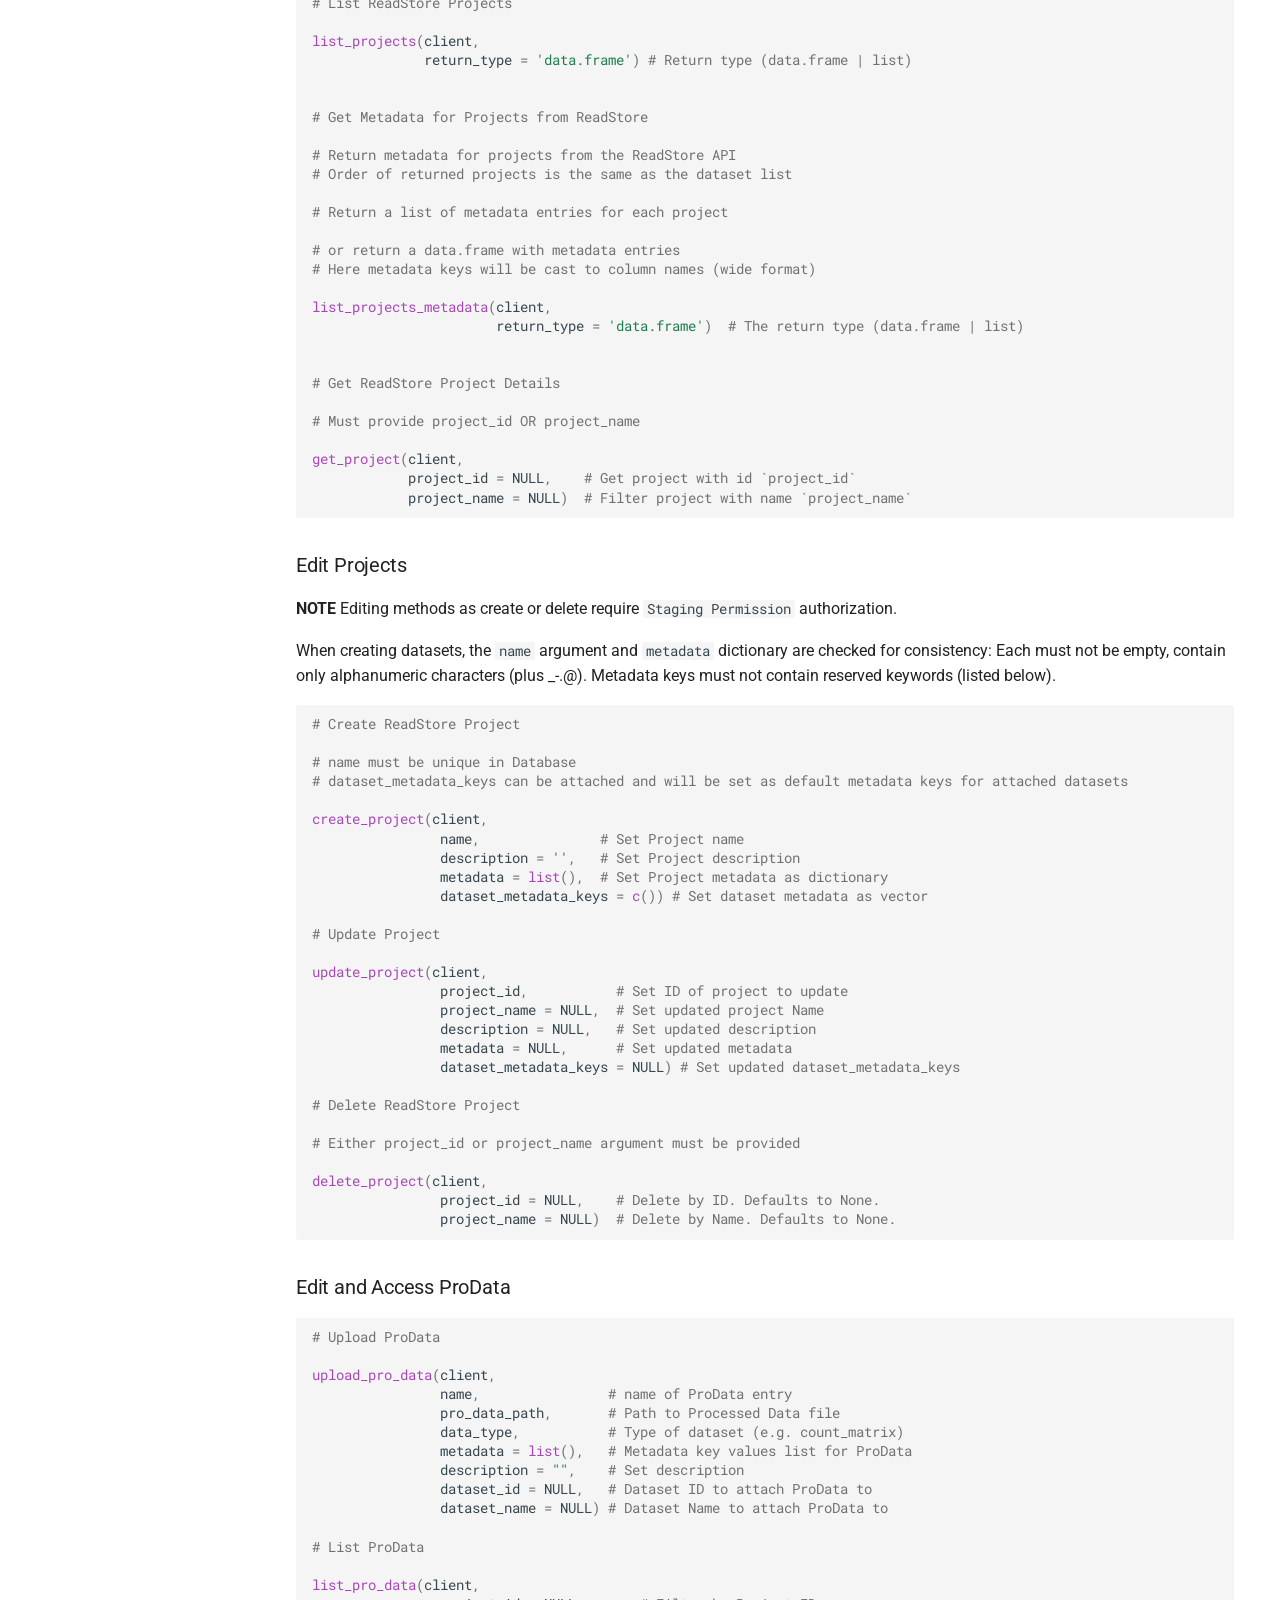
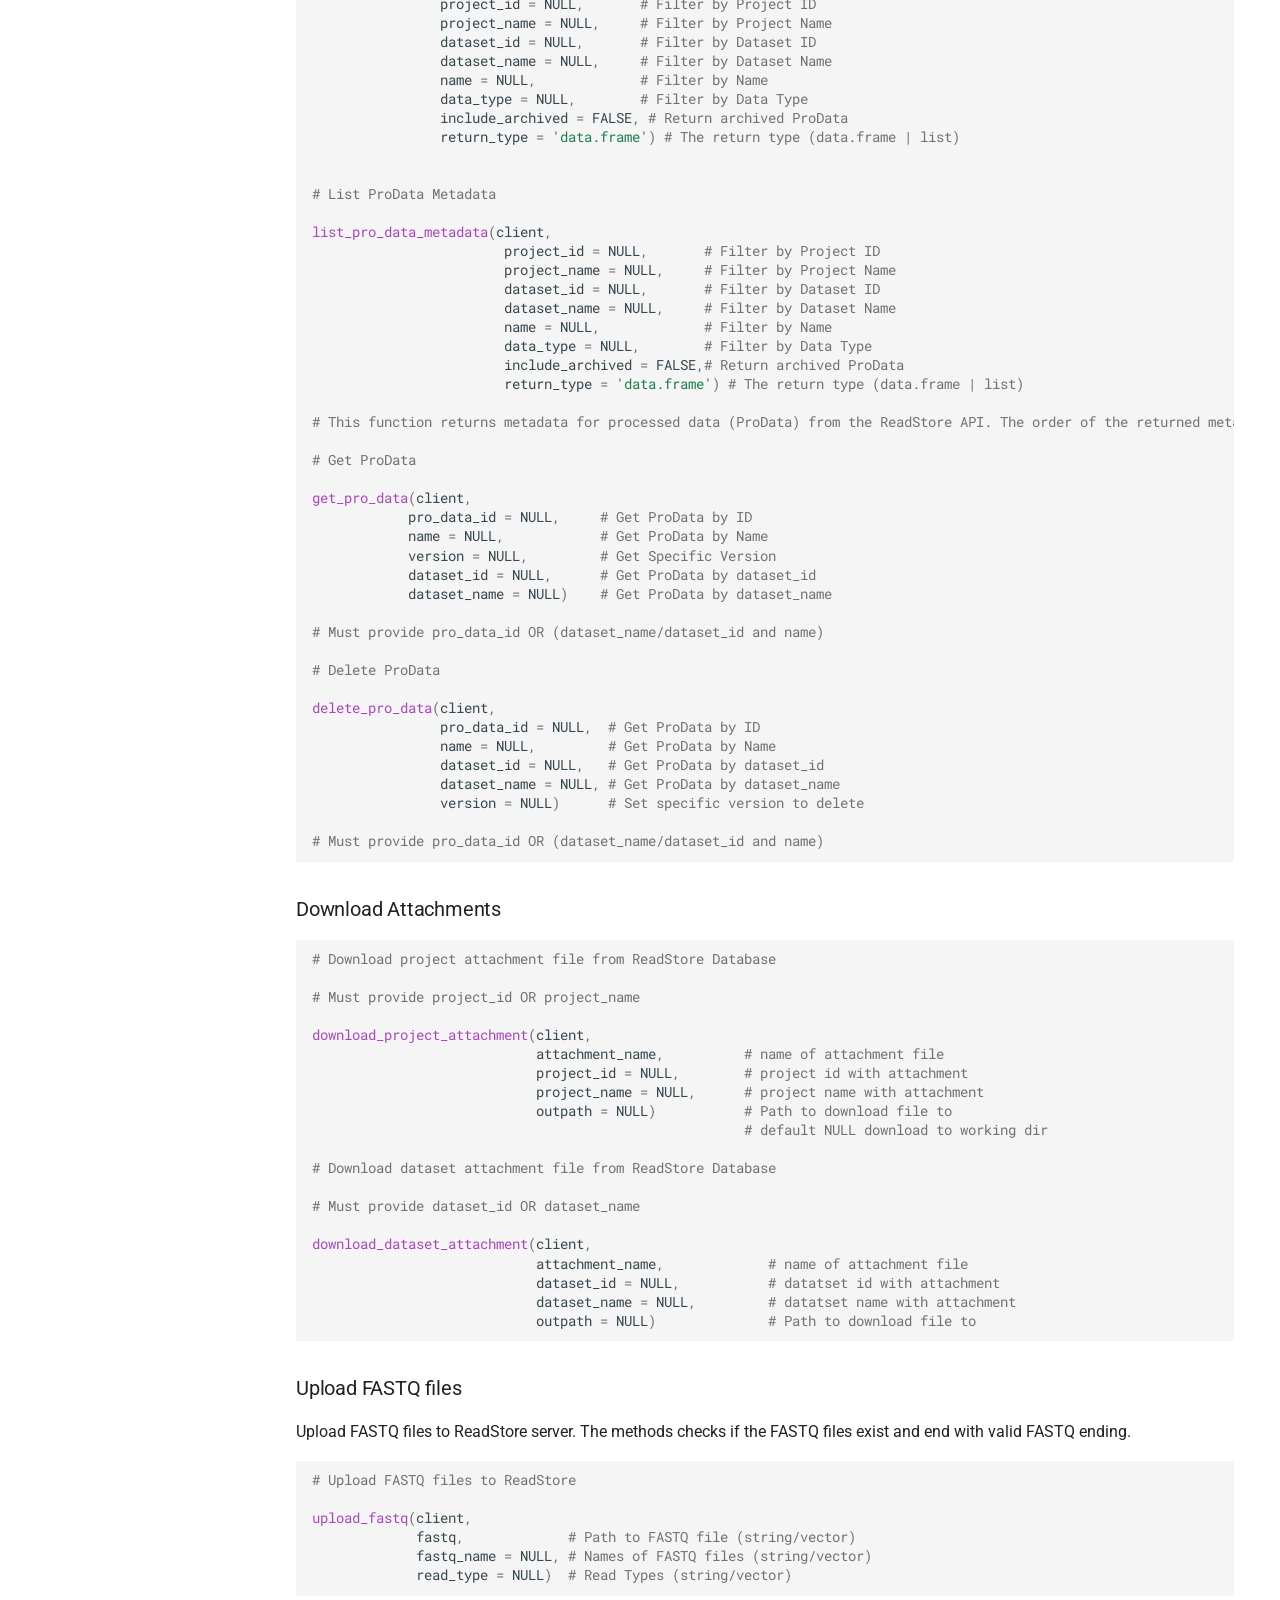
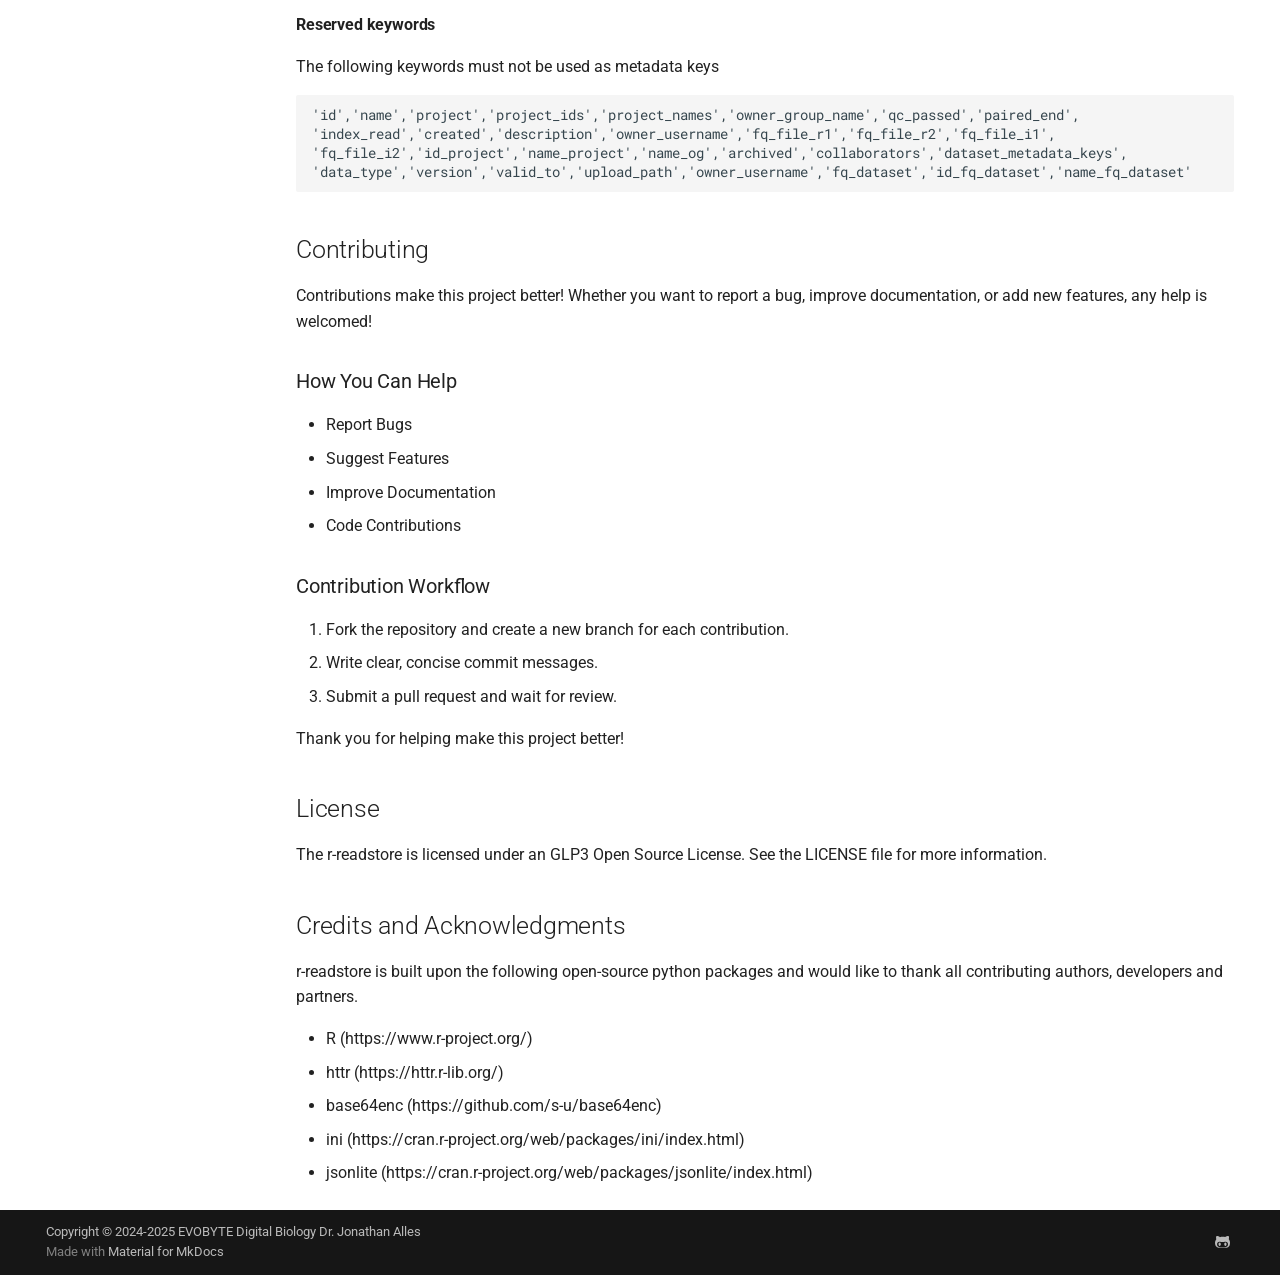
<file: readme/index.html>
<!doctype html>
<html lang="en" class="no-js">
  <head>
    
      <meta charset="utf-8">
      <meta name="viewport" content="width=device-width,initial-scale=1">
      
      
      
      
        <link rel="prev" href="..">
      
      
        <link rel="next" href="../CHANGELOG/">
      
      
      <link rel="icon" href="../img/favicon.ico">
      <meta name="generator" content="mkdocs-1.6.1, mkdocs-material-9.6.3">
    
    
      
        <title>Readme - ReadStore R Client (SDK) Docs</title>
      
    
    
      <link rel="stylesheet" href="../assets/stylesheets/main.d7758b05.min.css">
      
      


    
    
      
    
    
      
        
        
        <link rel="preconnect" href="https://fonts.gstatic.com" crossorigin>
        <link rel="stylesheet" href="https://fonts.googleapis.com/css?family=Roboto:300,300i,400,400i,700,700i%7CRoboto+Mono:400,400i,700,700i&display=fallback">
        <style>:root{--md-text-font:"Roboto";--md-code-font:"Roboto Mono"}</style>
      
    
    
      <link rel="stylesheet" href="../assets/_mkdocstrings.css">
    
      <link rel="stylesheet" href="../stylesheets/extra.css">
    
      <link rel="stylesheet" href="../stylesheets/mkdocsoad.css">
    
    <script>__md_scope=new URL("..",location),__md_hash=e=>[...e].reduce(((e,_)=>(e<<5)-e+_.charCodeAt(0)),0),__md_get=(e,_=localStorage,t=__md_scope)=>JSON.parse(_.getItem(t.pathname+"."+e)),__md_set=(e,_,t=localStorage,a=__md_scope)=>{try{t.setItem(a.pathname+"."+e,JSON.stringify(_))}catch(e){}}</script>
    
      

    
    
    
  </head>
  
  
    <body dir="ltr">
  
    
    <input class="md-toggle" data-md-toggle="drawer" type="checkbox" id="__drawer" autocomplete="off">
    <input class="md-toggle" data-md-toggle="search" type="checkbox" id="__search" autocomplete="off">
    <label class="md-overlay" for="__drawer"></label>
    <div data-md-component="skip">
      
        
        <a href="#r-readstore-sdk" class="md-skip">
          Skip to content
        </a>
      
    </div>
    <div data-md-component="announce">
      
    </div>
    
    
      

  

<header class="md-header md-header--shadow md-header--lifted" data-md-component="header">
  <nav class="md-header__inner md-grid" aria-label="Header">
    <a href="https://evo-byte.com/readstore" title="ReadStore R Client (SDK) Docs" class="md-header__button md-logo" aria-label="ReadStore R Client (SDK) Docs" data-md-component="logo">
      
  <img src="../assets/BannerLarge.png" alt="logo">

    </a>
    <label class="md-header__button md-icon" for="__drawer">
      
      <svg xmlns="http://www.w3.org/2000/svg" viewBox="0 0 24 24"><path d="M3 6h18v2H3zm0 5h18v2H3zm0 5h18v2H3z"/></svg>
    </label>
    <div class="md-header__title" data-md-component="header-title">
      <div class="md-header__ellipsis">
        <div class="md-header__topic">
          <span class="md-ellipsis">
            ReadStore R Client (SDK) Docs
          </span>
        </div>
        <div class="md-header__topic" data-md-component="header-topic">
          <span class="md-ellipsis">
            
              Readme
            
          </span>
        </div>
      </div>
    </div>
    
    
      <script>var palette=__md_get("__palette");if(palette&&palette.color){if("(prefers-color-scheme)"===palette.color.media){var media=matchMedia("(prefers-color-scheme: light)"),input=document.querySelector(media.matches?"[data-md-color-media='(prefers-color-scheme: light)']":"[data-md-color-media='(prefers-color-scheme: dark)']");palette.color.media=input.getAttribute("data-md-color-media"),palette.color.scheme=input.getAttribute("data-md-color-scheme"),palette.color.primary=input.getAttribute("data-md-color-primary"),palette.color.accent=input.getAttribute("data-md-color-accent")}for(var[key,value]of Object.entries(palette.color))document.body.setAttribute("data-md-color-"+key,value)}</script>
    
    
    
      <label class="md-header__button md-icon" for="__search">
        
        <svg xmlns="http://www.w3.org/2000/svg" viewBox="0 0 24 24"><path d="M9.5 3A6.5 6.5 0 0 1 16 9.5c0 1.61-.59 3.09-1.56 4.23l.27.27h.79l5 5-1.5 1.5-5-5v-.79l-.27-.27A6.52 6.52 0 0 1 9.5 16 6.5 6.5 0 0 1 3 9.5 6.5 6.5 0 0 1 9.5 3m0 2C7 5 5 7 5 9.5S7 14 9.5 14 14 12 14 9.5 12 5 9.5 5"/></svg>
      </label>
      <div class="md-search" data-md-component="search" role="dialog">
  <label class="md-search__overlay" for="__search"></label>
  <div class="md-search__inner" role="search">
    <form class="md-search__form" name="search">
      <input type="text" class="md-search__input" name="query" aria-label="Search" placeholder="Search" autocapitalize="off" autocorrect="off" autocomplete="off" spellcheck="false" data-md-component="search-query" required>
      <label class="md-search__icon md-icon" for="__search">
        
        <svg xmlns="http://www.w3.org/2000/svg" viewBox="0 0 24 24"><path d="M9.5 3A6.5 6.5 0 0 1 16 9.5c0 1.61-.59 3.09-1.56 4.23l.27.27h.79l5 5-1.5 1.5-5-5v-.79l-.27-.27A6.52 6.52 0 0 1 9.5 16 6.5 6.5 0 0 1 3 9.5 6.5 6.5 0 0 1 9.5 3m0 2C7 5 5 7 5 9.5S7 14 9.5 14 14 12 14 9.5 12 5 9.5 5"/></svg>
        
        <svg xmlns="http://www.w3.org/2000/svg" viewBox="0 0 24 24"><path d="M20 11v2H8l5.5 5.5-1.42 1.42L4.16 12l7.92-7.92L13.5 5.5 8 11z"/></svg>
      </label>
      <nav class="md-search__options" aria-label="Search">
        
        <button type="reset" class="md-search__icon md-icon" title="Clear" aria-label="Clear" tabindex="-1">
          
          <svg xmlns="http://www.w3.org/2000/svg" viewBox="0 0 24 24"><path d="M19 6.41 17.59 5 12 10.59 6.41 5 5 6.41 10.59 12 5 17.59 6.41 19 12 13.41 17.59 19 19 17.59 13.41 12z"/></svg>
        </button>
      </nav>
      
        <div class="md-search__suggest" data-md-component="search-suggest"></div>
      
    </form>
    <div class="md-search__output">
      <div class="md-search__scrollwrap" tabindex="0" data-md-scrollfix>
        <div class="md-search-result" data-md-component="search-result">
          <div class="md-search-result__meta">
            Initializing search
          </div>
          <ol class="md-search-result__list" role="presentation"></ol>
        </div>
      </div>
    </div>
  </div>
</div>
    
    
  </nav>
  
    
      
<nav class="md-tabs" aria-label="Tabs" data-md-component="tabs">
  <div class="md-grid">
    <ul class="md-tabs__list">
      
        
  
  
  
    <li class="md-tabs__item">
      <a href=".." class="md-tabs__link">
        
  
    
  
  Home

      </a>
    </li>
  

      
        
  
  
    
  
  
    <li class="md-tabs__item md-tabs__item--active">
      <a href="./" class="md-tabs__link">
        
  
    
  
  Readme

      </a>
    </li>
  

      
        
  
  
  
    <li class="md-tabs__item">
      <a href="../CHANGELOG/" class="md-tabs__link">
        
  
    
  
  Changelog

      </a>
    </li>
  

      
    </ul>
  </div>
</nav>
    
  
</header>
    
    <div class="md-container" data-md-component="container">
      
      
        
      
      <main class="md-main" data-md-component="main">
        <div class="md-main__inner md-grid">
          
            
              
              <div class="md-sidebar md-sidebar--primary" data-md-component="sidebar" data-md-type="navigation" >
                <div class="md-sidebar__scrollwrap">
                  <div class="md-sidebar__inner">
                    


  


  

<nav class="md-nav md-nav--primary md-nav--lifted md-nav--integrated" aria-label="Navigation" data-md-level="0">
  <label class="md-nav__title" for="__drawer">
    <a href="https://evo-byte.com/readstore" title="ReadStore R Client (SDK) Docs" class="md-nav__button md-logo" aria-label="ReadStore R Client (SDK) Docs" data-md-component="logo">
      
  <img src="../assets/BannerLarge.png" alt="logo">

    </a>
    ReadStore R Client (SDK) Docs
  </label>
  
  <ul class="md-nav__list" data-md-scrollfix>
    
      
      
  
  
  
  
    <li class="md-nav__item">
      <a href=".." class="md-nav__link">
        
  
  <span class="md-ellipsis">
    Home
    
  </span>
  

      </a>
    </li>
  

    
      
      
  
  
    
  
  
  
    <li class="md-nav__item md-nav__item--active">
      
      <input class="md-nav__toggle md-toggle" type="checkbox" id="__toc">
      
      
        
      
      
        <label class="md-nav__link md-nav__link--active" for="__toc">
          
  
  <span class="md-ellipsis">
    Readme
    
  </span>
  

          <span class="md-nav__icon md-icon"></span>
        </label>
      
      <a href="./" class="md-nav__link md-nav__link--active">
        
  
  <span class="md-ellipsis">
    Readme
    
  </span>
  

      </a>
      
        

<nav class="md-nav md-nav--secondary" aria-label="Table of contents">
  
  
  
    
  
  
    <label class="md-nav__title" for="__toc">
      <span class="md-nav__icon md-icon"></span>
      Table of contents
    </label>
    <ul class="md-nav__list" data-md-component="toc" data-md-scrollfix>
      
        <li class="md-nav__item">
  <a href="#table-of-contents" class="md-nav__link">
    <span class="md-ellipsis">
      Table of Contents
    </span>
  </a>
  
</li>
      
        <li class="md-nav__item">
  <a href="#the-lean-solution-for-managing-ngs-and-omics-data" class="md-nav__link">
    <span class="md-ellipsis">
      The Lean Solution for Managing NGS and Omics Data
    </span>
  </a>
  
</li>
      
        <li class="md-nav__item">
  <a href="#description" class="md-nav__link">
    <span class="md-ellipsis">
      Description
    </span>
  </a>
  
</li>
      
        <li class="md-nav__item">
  <a href="#security-and-permissions" class="md-nav__link">
    <span class="md-ellipsis">
      Security and Permissions
    </span>
  </a>
  
    <nav class="md-nav" aria-label="Security and Permissions">
      <ul class="md-nav__list">
        
          <li class="md-nav__item">
  <a href="#user-accounts-and-token" class="md-nav__link">
    <span class="md-ellipsis">
      User Accounts and Token
    </span>
  </a>
  
</li>
        
          <li class="md-nav__item">
  <a href="#setting-your-credentials" class="md-nav__link">
    <span class="md-ellipsis">
      Setting Your Credentials
    </span>
  </a>
  
</li>
        
      </ul>
    </nav>
  
</li>
      
        <li class="md-nav__item">
  <a href="#installation" class="md-nav__link">
    <span class="md-ellipsis">
      Installation
    </span>
  </a>
  
</li>
      
        <li class="md-nav__item">
  <a href="#readstore-api" class="md-nav__link">
    <span class="md-ellipsis">
      ReadStore API
    </span>
  </a>
  
    <nav class="md-nav" aria-label="ReadStore API">
      <ul class="md-nav__list">
        
          <li class="md-nav__item">
  <a href="#api-endpoint" class="md-nav__link">
    <span class="md-ellipsis">
      API Endpoint
    </span>
  </a>
  
</li>
        
          <li class="md-nav__item">
  <a href="#authentication" class="md-nav__link">
    <span class="md-ellipsis">
      Authentication
    </span>
  </a>
  
</li>
        
          <li class="md-nav__item">
  <a href="#example-usage" class="md-nav__link">
    <span class="md-ellipsis">
      Example Usage
    </span>
  </a>
  
    <nav class="md-nav" aria-label="Example Usage">
      <ul class="md-nav__list">
        
          <li class="md-nav__item">
  <a href="#example-reponse" class="md-nav__link">
    <span class="md-ellipsis">
      Example Reponse
    </span>
  </a>
  
</li>
        
      </ul>
    </nav>
  
</li>
        
          <li class="md-nav__item">
  <a href="#documentation" class="md-nav__link">
    <span class="md-ellipsis">
      Documentation
    </span>
  </a>
  
</li>
        
      </ul>
    </nav>
  
</li>
      
        <li class="md-nav__item">
  <a href="#usage" class="md-nav__link">
    <span class="md-ellipsis">
      Usage
    </span>
  </a>
  
    <nav class="md-nav" aria-label="Usage">
      <ul class="md-nav__list">
        
          <li class="md-nav__item">
  <a href="#quickstart" class="md-nav__link">
    <span class="md-ellipsis">
      Quickstart
    </span>
  </a>
  
</li>
        
          <li class="md-nav__item">
  <a href="#configure-the-r-client" class="md-nav__link">
    <span class="md-ellipsis">
      Configure the R Client
    </span>
  </a>
  
</li>
        
          <li class="md-nav__item">
  <a href="#access-datasets" class="md-nav__link">
    <span class="md-ellipsis">
      Access Datasets
    </span>
  </a>
  
</li>
        
          <li class="md-nav__item">
  <a href="#edit-datasets" class="md-nav__link">
    <span class="md-ellipsis">
      Edit Datasets
    </span>
  </a>
  
</li>
        
          <li class="md-nav__item">
  <a href="#access-projects" class="md-nav__link">
    <span class="md-ellipsis">
      Access Projects
    </span>
  </a>
  
</li>
        
          <li class="md-nav__item">
  <a href="#edit-projects" class="md-nav__link">
    <span class="md-ellipsis">
      Edit Projects
    </span>
  </a>
  
</li>
        
          <li class="md-nav__item">
  <a href="#edit-and-access-prodata" class="md-nav__link">
    <span class="md-ellipsis">
      Edit and Access ProData
    </span>
  </a>
  
</li>
        
          <li class="md-nav__item">
  <a href="#download-attachments" class="md-nav__link">
    <span class="md-ellipsis">
      Download Attachments
    </span>
  </a>
  
</li>
        
          <li class="md-nav__item">
  <a href="#upload-fastq-files" class="md-nav__link">
    <span class="md-ellipsis">
      Upload FASTQ files
    </span>
  </a>
  
    <nav class="md-nav" aria-label="Upload FASTQ files">
      <ul class="md-nav__list">
        
          <li class="md-nav__item">
  <a href="#reserved-keywords" class="md-nav__link">
    <span class="md-ellipsis">
      Reserved keywords
    </span>
  </a>
  
</li>
        
      </ul>
    </nav>
  
</li>
        
      </ul>
    </nav>
  
</li>
      
        <li class="md-nav__item">
  <a href="#contributing" class="md-nav__link">
    <span class="md-ellipsis">
      Contributing
    </span>
  </a>
  
    <nav class="md-nav" aria-label="Contributing">
      <ul class="md-nav__list">
        
          <li class="md-nav__item">
  <a href="#how-you-can-help" class="md-nav__link">
    <span class="md-ellipsis">
      How You Can Help
    </span>
  </a>
  
</li>
        
          <li class="md-nav__item">
  <a href="#contribution-workflow" class="md-nav__link">
    <span class="md-ellipsis">
      Contribution Workflow
    </span>
  </a>
  
</li>
        
      </ul>
    </nav>
  
</li>
      
        <li class="md-nav__item">
  <a href="#license" class="md-nav__link">
    <span class="md-ellipsis">
      License
    </span>
  </a>
  
</li>
      
        <li class="md-nav__item">
  <a href="#credits-and-acknowledgments" class="md-nav__link">
    <span class="md-ellipsis">
      Credits and Acknowledgments
    </span>
  </a>
  
</li>
      
    </ul>
  
</nav>
      
    </li>
  

    
      
      
  
  
  
  
    <li class="md-nav__item">
      <a href="../CHANGELOG/" class="md-nav__link">
        
  
  <span class="md-ellipsis">
    Changelog
    
  </span>
  

      </a>
    </li>
  

    
  </ul>
</nav>
                  </div>
                </div>
              </div>
            
            
          
          
            <div class="md-content" data-md-component="content">
              <article class="md-content__inner md-typeset">
                
                  



<h1 id="r-readstore-sdk">r-readstore SDK</h1>
<p>This README describes r-readstore, the R client (SDK) for the ReadStore API. </p>
<p>The full <strong>ReadStore Basic documentation</strong> is available <a href="https://evobytedigitalbiology.github.io/readstore/">here</a></p>
<p>r-readstore can be used to access Projects, Datasets, ProData, metadata and attachment files in the ReadStore Database from within R code. 
The package enables you to automate your bioinformatics pipelines, Python scripts and notebooks.</p>
<p>Check the <a href="https://github.com/EvobyteDigitalBiology/readstore">ReadStore Github repository</a> for more information on how to get started with ReadStore and setting up your server.</p>
<p>More infos on the <a href="https://evo-byte.com/readstore/">ReadStore website</a></p>
<p>Tutorials and Intro Videos: https://www.youtube.com/@evobytedigitalbio</p>
<p>Blog posts and How-Tos: https://evo-byte.com/blog/</p>
<p>For general questions reach out to info@evo-byte.com or in case of technical problems to support@evo-byte.com</p>
<p>Happy analysis :)</p>
<h2 id="table-of-contents">Table of Contents</h2>
<ul>
<li><a href="#description">Description</a></li>
<li><a href="#installation">Installation</a></li>
<li><a href="#api">ReadStore API</a></li>
<li><a href="#usage">Usage</a></li>
<li><a href="#contributing">Contributing</a></li>
<li><a href="#license">License</a></li>
<li><a href="#acknowledgments">Credits and Acknowledgments</a></li>
</ul>
<h2 id="the-lean-solution-for-managing-ngs-and-omics-data">The Lean Solution for Managing NGS and Omics Data</h2>
<p>ReadStore is a platform for storing, managing, and integrating omics data. It speeds up analysis and offers a simple way of managing and sharing NGS omics datasets, metadata and processed data (<strong>Pro</strong>cessed <strong>Data</strong>).
Built-in project and metadata management structures your workflows and a collaborative user interface enhances teamwork — so you can focus on generating insights.</p>
<p>The integrated Webservice (API) enables your to directly retrieve data from ReadStore via the terminal <a href="https://github.com/EvobyteDigitalBiology/readstore-cli">Command-Line-Interface (CLI)</a> or <a href="https://github.com/EvobyteDigitalBiology/pyreadstore">Python</a> / <a href="https://github.com/EvobyteDigitalBiology/r-readstore">R</a> SDKs.</p>
<p>The ReadStore Basic version provides a local webserver with a simple user management. If you need an organization-wide deployment, advanced user and group management or cloud integration please check the ReadStore Advanced versions and reach out to info@evo-byte.com.</p>
<h2 id="description">Description</h2>
<p>r-readstore is a R client (SDK) that lets you easily connect to your ReadStore server and interact with the ReadStore API.
By importing the readstore package in R, you can quickly retrieve data from a ReadStore server.</p>
<p>This tool provides streamlined and standardized access to NGS datasets and metadata, helping you run analyses more efficiently and with fewer errors.
You can easily scale your pipelines, and if you need to migrate or move NGS data, updating the ReadStore database ensures all your workflows stay up-to-date.</p>
<h2 id="security-and-permissions">Security and Permissions<a id="backup"></a></h2>
<p><strong>PLEASE READ AND FOLLOW THESE INSTRUCTIONS CAREFULLY!</strong></p>
<h3 id="user-accounts-and-token">User Accounts and Token<a id="token"></a></h3>
<p>Using <strong>r-readstore</strong> requires an active user account and a token (and a running ReadStore server). </p>
<p>You should <strong>never enter your user account password</strong> when working with r-readstore.</p>
<p>To retrieve your token</p>
<ol>
<li>Login to the ReadStore app via your browser</li>
<li>Navigate to <code>Settings</code> page and click on <code>Token</code></li>
<li>You can regenerate your token anytime (<code>Reset</code>). This will invalidate the previous token</li>
</ol>
<p>For uploading FASTQ files your user account needs to have <code>Staging Permission</code>.
You can check this in the <code>Settings</code> page of your account.
If you not have <code>Staging Permission</code>, ask your ReadStore server admin to grant you permission.</p>
<h3 id="setting-your-credentials">Setting Your Credentials</h3>
<p>You need to provide the r-readstore client with valid ReadStore credentials.</p>
<p>There are different options</p>
<ol>
<li>
<p>Load credentials from the ReadStore <code>config</code> file. 
The file is generated by the <a href="https://github.com/EvobyteDigitalBiology/readstore-cli">ReadStore CLI</a>,
by default in your home directory (<code>~/.readstore/</code>). Make sure to keep read permissions to the file restrictive</p>
</li>
<li>
<p>Directly enter your username and token when instantiating a r-readstore client within your R code</p>
</li>
<li>
<p>Set username and token via environment variables (<code>READSTORE_USERNAME</code>, <code>READSTORE_TOKEN</code>). This is useful in container or cloud environments.</p>
</li>
</ol>
<h2 id="installation">Installation</h2>
<p>In your R environment you can directly install the readstore client from the r-readstore
<a href="https://github.com/EvobyteDigitalBiology/r-readstore">GitHub repository</a></p>
<div class="highlight"><pre><span></span><code><span class="c1"># with remotes library</span>
<span class="nf">library</span><span class="p">(</span><span class="n">remotes</span><span class="p">)</span>
<span class="n">remotes</span><span class="o">::</span><span class="nf">install_github</span><span class="p">(</span><span class="s">&#39;https://github.com/EvobyteDigitalBiology/r-readstore&#39;</span><span class="p">,</span><span class="w"> </span><span class="n">subdir</span><span class="o">=</span><span class="s">&#39;readstore&#39;</span><span class="p">)</span>

<span class="c1"># or with devtools library</span>
<span class="nf">library</span><span class="p">(</span><span class="n">devtools</span><span class="p">)</span>
<span class="n">devtools</span><span class="o">::</span><span class="nf">install_github</span><span class="p">(</span><span class="s">&#39;https://github.com/EvobyteDigitalBiology/r-readstore&#39;</span><span class="p">,</span><span class="w"> </span><span class="n">subdir</span><span class="o">=</span><span class="s">&#39;readstore&#39;</span><span class="p">)</span>
</code></pre></div>
<p>Validate the successful install by running</p>
<div class="highlight"><pre><span></span><code><span class="nf">library</span><span class="p">(</span><span class="n">readstore</span><span class="p">)</span>
</code></pre></div>
<h2 id="readstore-api">ReadStore API<a id="api"></a></h2>
<p>The <strong>ReadStore Basic</strong> server provides a RESTful API for accessing resources via HTTP requests.<br />
This API extends the functionalities of the ReadStore CLI as well as the Python and R SDKs.</p>
<h3 id="api-endpoint">API Endpoint</h3>
<p>By default, the API is accessible at:<br />
<code>http://127.0.0.1:8000/api_x_v1/</code></p>
<h3 id="authentication">Authentication</h3>
<p>Users must authenticate using their username and token via the Basic Authentication scheme.</p>
<h3 id="example-usage">Example Usage</h3>
<p>Below is an example demonstrating how to use the ReadStore CLI to retrieve an overview of Projects by sending an HTTP <code>GET</code> request to the <code>project/</code> endpoint.<br />
In this example, the username is <code>testuser</code>, and the token is <code>0dM9qSU0Q5PLVgDrZRftzw</code>. You can find your token in the ReadStore settings.</p>
<div class="highlight"><pre><span></span><code>curl<span class="w"> </span>-X<span class="w"> </span>GET<span class="w"> </span>-u<span class="w"> </span>testuser:0dM9qSU0Q5PLVgDrZRftzw<span class="w"> </span>http://localhost:8000/api_x_v1/project/
</code></pre></div>
<h4 id="example-reponse">Example Reponse</h4>
<p>A successful HTTP response returns a JSON-formatted string describing the project(s) in the ReadStore database. Example response:</p>
<div class="highlight"><pre><span></span><code>[{
  &quot;id&quot;: 4,
  &quot;name&quot;: &quot;TestProject99&quot;,
  &quot;metadata&quot;: {
    &quot;key1&quot;: &quot;value1&quot;,
    &quot;key2&quot;: &quot;value2&quot;
  },
  &quot;attachments&quot;: []
}]
</code></pre></div>
<h3 id="documentation">Documentation</h3>
<p>Comprehensive <a href="https://evobytedigitalbiology.github.io/readstore/rest_api/">API documentation</a> is available in the ReadStore Basic Docs.</p>
<h2 id="usage">Usage</h2>
<p>Detailed tutorials, videos and explanations are found on <a href="https://www.youtube.com/playlist?list=PLk-WMGySW9ySUfZU25NyA5YgzmHQ7yquv">YouTube</a> or on the <a href="https://evo-byte.com/blog"><strong>EVO</strong>BYTE blog</a>.</p>
<h3 id="quickstart">Quickstart</h3>
<p>Let's access some dataset and project data from the ReadStore database!</p>
<p>Make sure a ReadStore server is running and reachable (by default under <code>127.0.0.1:8000</code>).
You can enter (<code>http://127.0.0.1:8000/api_x_v1/</code>) in your browser and should get a response from the API.</p>
<p>We assume you ran <code>readstore configure</code> before to create a config file for your user.
If not, consult the <a href="https://github.com/EvobyteDigitalBiology/readstore-cli">ReadStore CLI</a> README on how to set this up.</p>
<p>We first will create the R client and perform some operations to retrieve data from the ReadStore database.
More information on all available methods can be found below.</p>
<div class="highlight"><pre><span></span><code><span class="nf">library</span><span class="p">(</span><span class="n">readstore</span><span class="p">)</span>

<span class="n">client</span><span class="w"> </span><span class="o">&lt;-</span><span class="w"> </span><span class="nf">get_client</span><span class="p">()</span><span class="w">  </span><span class="c1"># Create an instance of the ReadStore client</span>

<span class="c1"># Manage Datasets </span>

<span class="n">datasets</span><span class="w"> </span><span class="o">&lt;-</span><span class="w"> </span><span class="nf">list_datasets</span><span class="p">(</span><span class="n">client</span><span class="p">)</span><span class="w">          </span><span class="c1"># List all datasets and return json-style list of list</span>

<span class="n">datasets_project_1</span><span class="w"> </span><span class="o">&lt;-</span><span class="w"> </span><span class="nf">list_datasets</span><span class="p">(</span><span class="n">client</span><span class="p">,</span><span class="w">          </span><span class="c1"># List all datasets for project 1</span>
<span class="w">                                    </span><span class="n">project_id</span><span class="w"> </span><span class="o">=</span><span class="w"> </span><span class="m">1</span><span class="p">)</span><span class="w">  </span><span class="c1"># return data.frame</span>

<span class="n">datasets_metadata</span><span class="w"> </span><span class="o">&lt;-</span><span class="w"> </span><span class="nf">list_datasets_metadata</span><span class="p">(</span><span class="n">client</span><span class="p">)</span><span class="w">  </span><span class="c1"># Get metadata for datasets cast to data.frame</span>
<span class="w">                                                     </span><span class="c1"># metadata keys as column names</span>

<span class="n">datasets_id_25</span><span class="w"> </span><span class="o">&lt;-</span><span class="w"> </span><span class="nf">get_dataset</span><span class="p">(</span><span class="n">client</span><span class="p">,</span><span class="w">                </span><span class="c1"># Get detailed data for dataset 25</span>
<span class="w">                             </span><span class="n">dataset_id</span><span class="w"> </span><span class="o">=</span><span class="w"> </span><span class="m">25</span><span class="p">)</span><span class="w">        </span><span class="c1"># return json-style R list</span>

<span class="nf">create_dataset</span><span class="p">(</span><span class="n">client</span><span class="p">,</span><span class="w">                               </span><span class="c1"># Create new dataset with name TestDataset</span>
<span class="w">              </span><span class="n">dataset_name</span><span class="w"> </span><span class="o">=</span><span class="w"> </span><span class="s">&#39;TestDataset&#39;</span><span class="p">,</span><span class="w">          </span><span class="c1"># and metadata &#39;key&#39; : &#39;value&#39;</span>
<span class="w">              </span><span class="n">metadata</span><span class="w"> </span><span class="o">=</span><span class="w"> </span><span class="nf">list</span><span class="p">(</span><span class="n">key</span><span class="w"> </span><span class="o">=</span><span class="w"> </span><span class="s">&#39;value&#39;</span><span class="p">))</span>

<span class="n">fastq_files_dataset_25</span><span class="w"> </span><span class="o">&lt;-</span><span class="w"> </span><span class="nf">get_fastq</span><span class="p">(</span><span class="n">client</span><span class="p">,</span><span class="w">          </span><span class="c1"># Get individual fastq files for dataset 25</span>
<span class="w">                                   </span><span class="n">dataset_id</span><span class="w"> </span><span class="o">=</span><span class="w"> </span><span class="m">25</span><span class="p">)</span><span class="w">  </span><span class="c1"># return json-style R nested list</span>

<span class="nf">download_dataset_attachment</span><span class="p">(</span><span class="n">client</span><span class="p">,</span><span class="w">                 </span><span class="c1"># Download file attached to dataset 25</span>
<span class="w">                            </span><span class="n">dataset_id</span><span class="w"> </span><span class="o">=</span><span class="w"> </span><span class="m">25</span><span class="p">,</span><span class="w">        </span>
<span class="w">                            </span><span class="n">attachment_name</span><span class="w"> </span><span class="o">=</span><span class="w"> </span><span class="s">&#39;gene_table.tsv&#39;</span><span class="p">)</span><span class="w"> </span>

<span class="c1"># Manage Projects</span>

<span class="n">projects</span><span class="w"> </span><span class="o">&lt;-</span><span class="w"> </span><span class="nf">list_projects</span><span class="p">(</span><span class="n">client</span><span class="p">)</span><span class="w">          </span><span class="c1"># List all projects and return data.frame</span>

<span class="n">projects_metadata</span><span class="w"> </span><span class="o">&lt;-</span><span class="w"> </span><span class="nf">list_projects_metadata</span><span class="p">(</span><span class="n">client</span><span class="p">)</span><span class="w"> </span><span class="c1"># Get metadata for projects cast to data.frame</span>
<span class="w">                                                    </span><span class="c1"># metadata keys as column names</span>

<span class="n">projects</span><span class="w"> </span><span class="o">&lt;-</span><span class="w"> </span><span class="nf">get_project</span><span class="p">(</span><span class="n">client</span><span class="p">,</span><span class="w">                         </span><span class="c1"># Get details for MyProject</span>
<span class="w">                       </span><span class="n">project_name</span><span class="w"> </span><span class="o">=</span><span class="w"> </span><span class="s">&#39;MyProject&#39;</span><span class="p">)</span><span class="w">      </span><span class="c1"># return json-style list</span>

<span class="nf">create_project</span><span class="p">(</span><span class="n">client</span><span class="p">,</span><span class="w">                        </span><span class="c1"># Create new Project</span>
<span class="w">              </span><span class="n">project_name</span><span class="w"> </span><span class="o">=</span><span class="w"> </span><span class="s">&#39;MyProject2&#39;</span><span class="p">)</span>

<span class="nf">download_project_attachment</span><span class="p">(</span><span class="n">client</span><span class="p">,</span><span class="w">                     </span><span class="c1"># Download file attached to project</span>
<span class="w">                            </span><span class="n">project_name</span><span class="w"> </span><span class="o">=</span><span class="w"> </span><span class="s">&#39;MyProject&#39;</span>
<span class="w">                            </span><span class="n">attachment_name</span><span class="w"> </span><span class="o">=</span><span class="w"> </span><span class="s">&#39;project_plan.pptx&#39;</span><span class="p">)</span>

<span class="c1"># Upload FASTQ datasets</span>

<span class="nf">upload_fastq</span><span class="p">(</span><span class="n">client</span><span class="p">,</span><span class="w">                                                 </span><span class="c1"># Upload FASTQ files</span>
<span class="w">            </span><span class="n">fastq</span><span class="w"> </span><span class="o">=</span><span class="w"> </span><span class="nf">c</span><span class="p">(</span><span class="s">&#39;path/to/fastq_R1.fq&#39;</span><span class="p">,</span><span class="w"> </span><span class="s">&#39;path/to/fastq_R2.fq&#39;</span><span class="p">),</span><span class="w"> </span><span class="c1"># Define path to FASTQ  </span>
<span class="w">            </span><span class="n">fastq_name</span><span class="w"> </span><span class="o">=</span><span class="w"> </span><span class="nf">c</span><span class="p">(</span><span class="s">&#39;sample_R1&#39;</span><span class="p">,</span><span class="w"> </span><span class="s">&#39;sample_R2&#39;</span><span class="p">),</span><span class="w">                </span><span class="c1"># Set names of FASTQ files</span>
<span class="w">            </span><span class="n">read_type</span><span class="w"> </span><span class="o">=</span><span class="w"> </span><span class="nf">c</span><span class="p">(</span><span class="s">&#39;R1&#39;</span><span class="p">,</span><span class="w"> </span><span class="s">&#39;R2&#39;</span><span class="p">))</span><span class="w">                               </span><span class="c1"># Define type of Read</span>

<span class="c1"># Manage ProData</span>

<span class="nf">upload_pro_data</span><span class="p">(</span><span class="n">client</span><span class="p">,</span><span class="w">                                         </span><span class="c1"># Upload Processed Data files</span>
<span class="w">                </span><span class="n">name</span><span class="w"> </span><span class="o">=</span><span class="w"> </span><span class="s">&#39;sample_1_count_matrix&#39;</span><span class="p">,</span><span class="w">                 </span><span class="c1"># Set name of count matrix</span>
<span class="w">                </span><span class="n">pro_data_path</span><span class="w"> </span><span class="o">=</span><span class="w"> </span><span class="s">&#39;path/to/sample_1_counts.h5&#39;</span><span class="p">,</span><span class="w">   </span><span class="c1"># Set file path</span>
<span class="w">                </span><span class="n">data_type</span><span class="w"> </span><span class="o">=</span><span class="w"> </span><span class="s">&#39;count_matrix&#39;</span><span class="p">,</span><span class="w">                     </span><span class="c1"># Set type to &#39;count_matrix&#39;</span>
<span class="w">                </span><span class="n">dataset_id</span><span class="w"> </span><span class="o">=</span><span class="w"> </span><span class="m">25</span><span class="p">)</span><span class="w">                                </span><span class="c1"># Attach ProData to dataset_id 25</span>

<span class="n">pro_data_list</span><span class="w"> </span><span class="o">&lt;-</span><span class="w"> </span><span class="nf">list_pro_data</span><span class="p">(</span><span class="n">client</span><span class="p">,</span><span class="w">                </span><span class="c1"># List Processed Data (ProData)</span>
<span class="w">                            </span><span class="n">dataset_id</span><span class="w"> </span><span class="o">=</span><span class="w"> </span><span class="m">25</span><span class="p">)</span><span class="w">          </span><span class="c1"># Get ProData for dataset_id 25</span>

<span class="n">pro_data_metadata</span><span class="w"> </span><span class="o">&lt;-</span><span class="w"> </span><span class="nf">list_pro_data</span><span class="p">(</span><span class="n">client</span><span class="p">,</span><span class="w">                   </span><span class="c1"># List ProData metadata as data.frame</span>
<span class="w">                                   </span><span class="n">dataset_id</span><span class="w"> </span><span class="o">=</span><span class="w"> </span><span class="m">25</span><span class="p">)</span><span class="w">          </span><span class="c1"># For dataset_id 25</span>

<span class="n">pro_data</span><span class="w"> </span><span class="o">&lt;-</span><span class="w"> </span><span class="nf">get_pro_data</span><span class="p">(</span><span class="n">client</span><span class="p">,</span><span class="w">                         </span><span class="c1"># Get individual ProData entry</span>
<span class="w">                        </span><span class="n">name</span><span class="w"> </span><span class="o">=</span><span class="w"> </span><span class="s">&#39;sample_1_count_matrix&#39;</span><span class="p">,</span><span class="w">  </span><span class="c1"># Get ProData with name &#39;sample_1_count_matrix&#39;</span>
<span class="w">                        </span><span class="n">dataset_id</span><span class="w"> </span><span class="o">=</span><span class="w"> </span><span class="m">25</span><span class="p">)</span><span class="w">                 </span><span class="c1"># Get ProData for dataset_id 25</span>

<span class="n">pro_data</span><span class="w"> </span><span class="o">&lt;-</span><span class="w"> </span><span class="nf">delete_pro_data</span><span class="p">(</span><span class="n">client</span><span class="p">,</span><span class="w">                         </span><span class="c1"># Delete ProData</span>
<span class="w">                           </span><span class="n">name</span><span class="w"> </span><span class="o">=</span><span class="w"> </span><span class="s">&#39;sample_1_count_matrix&#39;</span><span class="p">,</span><span class="w">  </span><span class="c1"># Get ProData with name &#39;sample_1_count_matrix&#39;</span>
<span class="w">                           </span><span class="n">dataset_id</span><span class="w"> </span><span class="o">=</span><span class="w"> </span><span class="m">25</span><span class="p">)</span><span class="w">                 </span><span class="c1"># Get ProData for dataset_id 25</span>
</code></pre></div>
<h3 id="configure-the-r-client">Configure the R Client</h3>
<p>The Client is the central object and provides authentication against the ReadStore API.
By default, the client will try to read the <code>~/.readstore/config</code> credentials file.
You can change the directory if your config file is located in another folder.</p>
<p>If you set the <code>username</code> and <code>token</code> arguments, the client will use these credentials instead.</p>
<p>If your ReadStore server is not running under localhost (<code>127.0.0.1</code>) port <code>8000</code>, you can adapt the default settings.</p>
<div class="highlight"><pre><span></span><code><span class="n">client</span><span class="w"> </span><span class="o">&lt;-</span><span class="w"> </span><span class="nf">get_client</span><span class="p">(</span><span class="n">config_dir</span><span class="w"> </span><span class="o">=</span><span class="w"> </span><span class="s">&#39;~/.readstore&#39;</span><span class="p">,</span><span class="w">  </span><span class="c1"># Directory containing ReadStore credentials</span>
<span class="w">                    </span><span class="n">username</span><span class="w"> </span><span class="o">=</span><span class="w"> </span><span class="kc">NULL</span><span class="p">,</span><span class="w">               </span><span class="c1"># Username</span>
<span class="w">                    </span><span class="n">token</span><span class="w"> </span><span class="o">=</span><span class="w"> </span><span class="kc">NULL</span><span class="p">,</span><span class="w">                  </span><span class="c1"># Token</span>
<span class="w">                    </span><span class="n">host</span><span class="w"> </span><span class="o">=</span><span class="w"> </span><span class="s">&#39;http://localhost&#39;</span><span class="p">,</span><span class="w">     </span><span class="c1"># Hostname / IP of ReadStore server</span>
<span class="w">                    </span><span class="n">port</span><span class="w"> </span><span class="o">=</span><span class="w"> </span><span class="m">8000</span><span class="p">,</span><span class="w">                   </span><span class="c1"># Server Port Number</span>
<span class="w">                    </span><span class="n">fastq_extensions</span><span class="o">=</span><span class="w"> </span><span class="nf">c</span><span class="p">(</span><span class="s">&#39;.fastq&#39;</span><span class="p">,</span><span class="s">&#39;.fastq.gz&#39;</span><span class="p">,</span><span class="s">&#39;.fq&#39;</span><span class="p">,</span><span class="s">&#39;.fq.gz&#39;</span><span class="p">))</span><span class="w"> </span>
<span class="w">                    </span><span class="c1"># Accepted FASTQ file extensions for upload validation </span>
</code></pre></div>
<p>Is is possible to set userame, token, server endpoint and fastq extensions using the listed environment variables. 
The enironment variables precede over other client configurations.</p>
<ul>
<li><code>READSTORE_USERNAME</code> (username)</li>
<li><code>READSTORE_TOKEN</code>    (token)</li>
<li><code>READSTORE_ENDPOINT_URL</code> (<code>http://host:post</code>, e.g. <code>http://localhost:8000</code>)</li>
<li><code>READSTORE_FASTQ_EXTENSIONS</code> (fastq_extensions, <code>'.fastq',.fastq.gz,.fq,.fq.gz'</code>)</li>
</ul>
<p><strong>Possible errors</strong></p>
<pre><code>- Connection Error:     If no ReadStore server was found at the provided endpoint
- Authentication Error: If provided username or token are not found
- No Permission to Upload/Delete FASTQ/ProData: User has no [Staging Permissions]
</code></pre>
<h3 id="access-datasets">Access Datasets</h3>
<div class="highlight"><pre><span></span><code><span class="c1"># List ReadStore Datasets</span>

<span class="c1"># Option to subset by project_id OR project_name</span>
<span class="c1"># Option to return either a data.frame or list </span>

<span class="nf">list_datasets</span><span class="p">(</span><span class="n">client</span><span class="p">,</span>
<span class="w">              </span><span class="n">project_id</span><span class="w"> </span><span class="o">=</span><span class="w"> </span><span class="kc">NULL</span><span class="p">,</span><span class="w">            </span><span class="c1"># Filter datasets for project with id `project_id`</span>
<span class="w">              </span><span class="n">project_name</span><span class="w"> </span><span class="o">=</span><span class="w"> </span><span class="kc">NULL</span><span class="w">           </span><span class="c1"># Filter datasets for project with name `project_name`</span>
<span class="w">              </span><span class="n">return_type</span><span class="w"> </span><span class="o">=</span><span class="w"> </span><span class="s">&#39;data.frame&#39;</span><span class="p">)</span><span class="w">   </span><span class="c1"># return_type (data.frame | list)</span>

<span class="c1"># List ReadStore Dataset Metadata</span>

<span class="c1"># Returns formatted metadata for each dataset</span>
<span class="c1"># Metadata keys are cast into data.frame columns (wide-format)</span>

<span class="c1"># Option to subset by project_id OR project_name</span>
<span class="c1"># Option to return either a data.frame or list </span>

<span class="nf">list_datasets_metadata</span><span class="p">(</span><span class="n">client</span><span class="p">,</span>
<span class="w">                    </span><span class="n">project_id</span><span class="w"> </span><span class="o">=</span><span class="w"> </span><span class="kc">NULL</span><span class="p">,</span><span class="w">            </span><span class="c1"># Filter metadata for project with id `project_id`</span>
<span class="w">                    </span><span class="n">project_name</span><span class="w"> </span><span class="o">=</span><span class="w"> </span><span class="kc">NULL</span><span class="w">           </span><span class="c1"># Filter metadata for project with name `project_name`</span>
<span class="w">                    </span><span class="n">return_type</span><span class="w"> </span><span class="o">=</span><span class="w"> </span><span class="s">&#39;data.frame&#39;</span><span class="p">)</span><span class="w">   </span><span class="c1"># return_type (data.frame | list)</span>

<span class="c1"># Get ReadStore Dataset Details</span>

<span class="c1"># MUST provide dataset_id OR dataset_name</span>
<span class="c1"># Option to return either a data.frame or list </span>

<span class="nf">get_dataset</span><span class="p">(</span><span class="n">client</span><span class="p">,</span>
<span class="w">            </span><span class="n">dataset_id</span><span class="w"> </span><span class="o">=</span><span class="w"> </span><span class="kc">NULL</span><span class="p">,</span>
<span class="w">            </span><span class="n">dataset_name</span><span class="w"> </span><span class="o">=</span><span class="w"> </span><span class="kc">NULL</span><span class="p">)</span><span class="w"> </span><span class="c1"># Return json style list</span>

<span class="c1"># Get FASTQ file(s)for a specific dataset</span>

<span class="c1"># Must provide dataset_id OR dataset_name</span>

<span class="nf">get_fastq</span><span class="p">(</span><span class="n">client</span><span class="p">,</span>
<span class="w">          </span><span class="n">dataset_id</span><span class="w"> </span><span class="o">=</span><span class="w"> </span><span class="kc">NULL</span><span class="p">,</span><span class="w">       </span><span class="c1"># Get fastq data for dataset with id `dataset_id`</span>
<span class="w">          </span><span class="n">dataset_name</span><span class="w"> </span><span class="o">=</span><span class="w"> </span><span class="kc">NULL</span><span class="p">)</span><span class="w">     </span><span class="c1"># Get fastq data for dataset `dataset_name`</span>
<span class="w">                                   </span><span class="c1"># Return  json style list of lists</span>
</code></pre></div>
<h3 id="edit-datasets">Edit Datasets</h3>
<p><strong>NOTE</strong> Editing methods as create or delete require <code>Staging Permission</code> authorization.</p>
<p>When creating datasets, the <code>name</code> argument and <code>metadata</code> dictionary are checked for consistency: Each must not be empty, contain only alphanumeric characters (plus _-.@). Metadata keys must not contain reserved keywords (listed below).</p>
<div class="highlight"><pre><span></span><code><span class="c1"># Create an empty Dataset, without FASTQ files attached</span>

<span class="c1"># Name must be unique in Database</span>
<span class="c1"># Optionally define Project IDs and/or Project names to attach Dataset to.  </span>

<span class="nf">create_dataset</span><span class="p">(</span><span class="n">client</span><span class="p">,</span>
<span class="w">               </span><span class="n">name</span><span class="p">,</span><span class="w">                    </span><span class="c1"># Set name</span>
<span class="w">               </span><span class="n">description</span><span class="w"> </span><span class="o">=</span><span class="w"> </span><span class="s">&#39;&#39;</span><span class="p">,</span><span class="w">        </span><span class="c1"># Set description. Defaults to &#39;&#39;</span>
<span class="w">               </span><span class="n">project_ids</span><span class="w"> </span><span class="o">=</span><span class="w"> </span><span class="nf">c</span><span class="p">(),</span><span class="w">    </span><span class="c1"># Set project_ids (as vector) to attach dataset to.</span>
<span class="w">               </span><span class="n">project_names</span><span class="w"> </span><span class="o">=</span><span class="w"> </span><span class="nf">c</span><span class="p">(),</span><span class="w">  </span><span class="c1"># Set project_names (as vector) to attach dataset to.</span>
<span class="w">               </span><span class="n">metadata</span><span class="w"> </span><span class="o">=</span><span class="w"> </span><span class="nf">list</span><span class="p">())</span><span class="w">       </span><span class="c1"># Set metadata for dataset. Defaults to empty list.</span>

<span class="c1"># Update existing Datasets</span>
<span class="c1"># Optionally define attributes which should be updated</span>

<span class="nf">update_dataset</span><span class="p">(</span><span class="n">client</span><span class="p">,</span>
<span class="w">              </span><span class="n">dataset_id</span><span class="p">,</span><span class="w">           </span><span class="c1"># Set id of dataset to update</span>
<span class="w">              </span><span class="n">dataset_name</span><span class="w"> </span><span class="o">=</span><span class="w"> </span><span class="kc">NULL</span><span class="p">,</span><span class="w">  </span><span class="c1"># Updated dataset name (optional)</span>
<span class="w">              </span><span class="n">description</span><span class="w"> </span><span class="o">=</span><span class="w"> </span><span class="kc">NULL</span><span class="p">,</span><span class="w">   </span><span class="c1"># Updated description (optional)</span>
<span class="w">              </span><span class="n">project_ids</span><span class="w"> </span><span class="o">=</span><span class="w"> </span><span class="kc">NULL</span><span class="p">,</span><span class="w">   </span><span class="c1"># Updated project_ids (optional)</span>
<span class="w">              </span><span class="n">project_names</span><span class="w"> </span><span class="o">=</span><span class="w"> </span><span class="kc">NULL</span><span class="p">,</span><span class="w"> </span><span class="c1"># Updated project_ids (optional)</span>
<span class="w">              </span><span class="n">metadata</span><span class="w"> </span><span class="o">=</span><span class="w"> </span><span class="kc">NULL</span><span class="p">)</span><span class="w">      </span><span class="c1"># Updated metadata (optional)</span>

<span class="c1"># Delete Dataset (and attached FASTQ files)</span>
<span class="c1"># Either dataset_id or dataset_name argument must be provided</span>

<span class="nf">delete_dataset</span><span class="p">(</span><span class="n">client</span><span class="p">,</span>
<span class="w">               </span><span class="n">dataset_id</span><span class="w"> </span><span class="o">=</span><span class="w"> </span><span class="kc">NULL</span><span class="p">,</span><span class="w">   </span><span class="c1"># Delete by ID.</span>
<span class="w">               </span><span class="n">dataset_name</span><span class="w"> </span><span class="o">=</span><span class="w"> </span><span class="kc">NULL</span><span class="p">)</span><span class="w"> </span><span class="c1"># Delete by Name.</span>
</code></pre></div>
<h3 id="access-projects">Access Projects</h3>
<div class="highlight"><pre><span></span><code><span class="c1"># List ReadStore Projects</span>

<span class="nf">list_projects</span><span class="p">(</span><span class="n">client</span><span class="p">,</span>
<span class="w">              </span><span class="n">return_type</span><span class="w"> </span><span class="o">=</span><span class="w"> </span><span class="s">&#39;data.frame&#39;</span><span class="p">)</span><span class="w"> </span><span class="c1"># Return type (data.frame | list)</span>


<span class="c1"># Get Metadata for Projects from ReadStore</span>

<span class="c1"># Return metadata for projects from the ReadStore API</span>
<span class="c1"># Order of returned projects is the same as the dataset list</span>

<span class="c1"># Return a list of metadata entries for each project</span>

<span class="c1"># or return a data.frame with metadata entries</span>
<span class="c1"># Here metadata keys will be cast to column names (wide format)</span>

<span class="nf">list_projects_metadata</span><span class="p">(</span><span class="n">client</span><span class="p">,</span>
<span class="w">                       </span><span class="n">return_type</span><span class="w"> </span><span class="o">=</span><span class="w"> </span><span class="s">&#39;data.frame&#39;</span><span class="p">)</span><span class="w">  </span><span class="c1"># The return type (data.frame | list)</span>


<span class="c1"># Get ReadStore Project Details</span>

<span class="c1"># Must provide project_id OR project_name</span>

<span class="nf">get_project</span><span class="p">(</span><span class="n">client</span><span class="p">,</span>
<span class="w">            </span><span class="n">project_id</span><span class="w"> </span><span class="o">=</span><span class="w"> </span><span class="kc">NULL</span><span class="p">,</span><span class="w">    </span><span class="c1"># Get project with id `project_id`</span>
<span class="w">            </span><span class="n">project_name</span><span class="w"> </span><span class="o">=</span><span class="w"> </span><span class="kc">NULL</span><span class="p">)</span><span class="w">  </span><span class="c1"># Filter project with name `project_name`</span>
</code></pre></div>
<h3 id="edit-projects">Edit Projects</h3>
<p><strong>NOTE</strong> Editing methods as create or delete require <code>Staging Permission</code> authorization.</p>
<p>When creating datasets, the <code>name</code> argument and <code>metadata</code> dictionary are checked for consistency: Each must not be empty, contain only alphanumeric characters (plus _-.@). Metadata keys must not contain reserved keywords (listed below).</p>
<div class="highlight"><pre><span></span><code><span class="c1"># Create ReadStore Project</span>

<span class="c1"># name must be unique in Database</span>
<span class="c1"># dataset_metadata_keys can be attached and will be set as default metadata keys for attached datasets</span>

<span class="nf">create_project</span><span class="p">(</span><span class="n">client</span><span class="p">,</span>
<span class="w">                </span><span class="n">name</span><span class="p">,</span><span class="w">               </span><span class="c1"># Set Project name</span>
<span class="w">                </span><span class="n">description</span><span class="w"> </span><span class="o">=</span><span class="w"> </span><span class="s">&#39;&#39;</span><span class="p">,</span><span class="w">   </span><span class="c1"># Set Project description</span>
<span class="w">                </span><span class="n">metadata</span><span class="w"> </span><span class="o">=</span><span class="w"> </span><span class="nf">list</span><span class="p">(),</span><span class="w">  </span><span class="c1"># Set Project metadata as dictionary</span>
<span class="w">                </span><span class="n">dataset_metadata_keys</span><span class="w"> </span><span class="o">=</span><span class="w"> </span><span class="nf">c</span><span class="p">())</span><span class="w"> </span><span class="c1"># Set dataset metadata as vector</span>

<span class="c1"># Update Project</span>

<span class="nf">update_project</span><span class="p">(</span><span class="n">client</span><span class="p">,</span>
<span class="w">                </span><span class="n">project_id</span><span class="p">,</span><span class="w">           </span><span class="c1"># Set ID of project to update</span>
<span class="w">                </span><span class="n">project_name</span><span class="w"> </span><span class="o">=</span><span class="w"> </span><span class="kc">NULL</span><span class="p">,</span><span class="w">  </span><span class="c1"># Set updated project Name</span>
<span class="w">                </span><span class="n">description</span><span class="w"> </span><span class="o">=</span><span class="w"> </span><span class="kc">NULL</span><span class="p">,</span><span class="w">   </span><span class="c1"># Set updated description</span>
<span class="w">                </span><span class="n">metadata</span><span class="w"> </span><span class="o">=</span><span class="w"> </span><span class="kc">NULL</span><span class="p">,</span><span class="w">      </span><span class="c1"># Set updated metadata</span>
<span class="w">                </span><span class="n">dataset_metadata_keys</span><span class="w"> </span><span class="o">=</span><span class="w"> </span><span class="kc">NULL</span><span class="p">)</span><span class="w"> </span><span class="c1"># Set updated dataset_metadata_keys</span>

<span class="c1"># Delete ReadStore Project</span>

<span class="c1"># Either project_id or project_name argument must be provided</span>

<span class="nf">delete_project</span><span class="p">(</span><span class="n">client</span><span class="p">,</span>
<span class="w">                </span><span class="n">project_id</span><span class="w"> </span><span class="o">=</span><span class="w"> </span><span class="kc">NULL</span><span class="p">,</span><span class="w">    </span><span class="c1"># Delete by ID. Defaults to None.</span>
<span class="w">                </span><span class="n">project_name</span><span class="w"> </span><span class="o">=</span><span class="w"> </span><span class="kc">NULL</span><span class="p">)</span><span class="w">  </span><span class="c1"># Delete by Name. Defaults to None.</span>
</code></pre></div>
<h3 id="edit-and-access-prodata">Edit and Access ProData</h3>
<div class="highlight"><pre><span></span><code><span class="c1"># Upload ProData</span>

<span class="nf">upload_pro_data</span><span class="p">(</span><span class="n">client</span><span class="p">,</span>
<span class="w">                </span><span class="n">name</span><span class="p">,</span><span class="w">                </span><span class="c1"># name of ProData entry</span>
<span class="w">                </span><span class="n">pro_data_path</span><span class="p">,</span><span class="w">       </span><span class="c1"># Path to Processed Data file</span>
<span class="w">                </span><span class="n">data_type</span><span class="p">,</span><span class="w">           </span><span class="c1"># Type of dataset (e.g. count_matrix)</span>
<span class="w">                </span><span class="n">metadata</span><span class="w"> </span><span class="o">=</span><span class="w"> </span><span class="nf">list</span><span class="p">(),</span><span class="w">   </span><span class="c1"># Metadata key values list for ProData</span>
<span class="w">                </span><span class="n">description</span><span class="w"> </span><span class="o">=</span><span class="w"> </span><span class="s">&quot;&quot;</span><span class="p">,</span><span class="w">    </span><span class="c1"># Set description</span>
<span class="w">                </span><span class="n">dataset_id</span><span class="w"> </span><span class="o">=</span><span class="w"> </span><span class="kc">NULL</span><span class="p">,</span><span class="w">   </span><span class="c1"># Dataset ID to attach ProData to </span>
<span class="w">                </span><span class="n">dataset_name</span><span class="w"> </span><span class="o">=</span><span class="w"> </span><span class="kc">NULL</span><span class="p">)</span><span class="w"> </span><span class="c1"># Dataset Name to attach ProData to</span>

<span class="c1"># List ProData</span>

<span class="nf">list_pro_data</span><span class="p">(</span><span class="n">client</span><span class="p">,</span>
<span class="w">                </span><span class="n">project_id</span><span class="w"> </span><span class="o">=</span><span class="w"> </span><span class="kc">NULL</span><span class="p">,</span><span class="w">       </span><span class="c1"># Filter by Project ID</span>
<span class="w">                </span><span class="n">project_name</span><span class="w"> </span><span class="o">=</span><span class="w"> </span><span class="kc">NULL</span><span class="p">,</span><span class="w">     </span><span class="c1"># Filter by Project Name</span>
<span class="w">                </span><span class="n">dataset_id</span><span class="w"> </span><span class="o">=</span><span class="w"> </span><span class="kc">NULL</span><span class="p">,</span><span class="w">       </span><span class="c1"># Filter by Dataset ID</span>
<span class="w">                </span><span class="n">dataset_name</span><span class="w"> </span><span class="o">=</span><span class="w"> </span><span class="kc">NULL</span><span class="p">,</span><span class="w">     </span><span class="c1"># Filter by Dataset Name</span>
<span class="w">                </span><span class="n">name</span><span class="w"> </span><span class="o">=</span><span class="w"> </span><span class="kc">NULL</span><span class="p">,</span><span class="w">             </span><span class="c1"># Filter by Name</span>
<span class="w">                </span><span class="n">data_type</span><span class="w"> </span><span class="o">=</span><span class="w"> </span><span class="kc">NULL</span><span class="p">,</span><span class="w">        </span><span class="c1"># Filter by Data Type</span>
<span class="w">                </span><span class="n">include_archived</span><span class="w"> </span><span class="o">=</span><span class="w"> </span><span class="kc">FALSE</span><span class="p">,</span><span class="w"> </span><span class="c1"># Return archived ProData</span>
<span class="w">                </span><span class="n">return_type</span><span class="w"> </span><span class="o">=</span><span class="w"> </span><span class="s">&#39;data.frame&#39;</span><span class="p">)</span><span class="w"> </span><span class="c1"># The return type (data.frame | list)</span>


<span class="c1"># List ProData Metadata</span>

<span class="nf">list_pro_data_metadata</span><span class="p">(</span><span class="n">client</span><span class="p">,</span>
<span class="w">                        </span><span class="n">project_id</span><span class="w"> </span><span class="o">=</span><span class="w"> </span><span class="kc">NULL</span><span class="p">,</span><span class="w">       </span><span class="c1"># Filter by Project ID</span>
<span class="w">                        </span><span class="n">project_name</span><span class="w"> </span><span class="o">=</span><span class="w"> </span><span class="kc">NULL</span><span class="p">,</span><span class="w">     </span><span class="c1"># Filter by Project Name</span>
<span class="w">                        </span><span class="n">dataset_id</span><span class="w"> </span><span class="o">=</span><span class="w"> </span><span class="kc">NULL</span><span class="p">,</span><span class="w">       </span><span class="c1"># Filter by Dataset ID</span>
<span class="w">                        </span><span class="n">dataset_name</span><span class="w"> </span><span class="o">=</span><span class="w"> </span><span class="kc">NULL</span><span class="p">,</span><span class="w">     </span><span class="c1"># Filter by Dataset Name</span>
<span class="w">                        </span><span class="n">name</span><span class="w"> </span><span class="o">=</span><span class="w"> </span><span class="kc">NULL</span><span class="p">,</span><span class="w">             </span><span class="c1"># Filter by Name</span>
<span class="w">                        </span><span class="n">data_type</span><span class="w"> </span><span class="o">=</span><span class="w"> </span><span class="kc">NULL</span><span class="p">,</span><span class="w">        </span><span class="c1"># Filter by Data Type</span>
<span class="w">                        </span><span class="n">include_archived</span><span class="w"> </span><span class="o">=</span><span class="w"> </span><span class="kc">FALSE</span><span class="p">,</span><span class="c1"># Return archived ProData</span>
<span class="w">                        </span><span class="n">return_type</span><span class="w"> </span><span class="o">=</span><span class="w"> </span><span class="s">&#39;data.frame&#39;</span><span class="p">)</span><span class="w"> </span><span class="c1"># The return type (data.frame | list)</span>

<span class="c1"># This function returns metadata for processed data (ProData) from the ReadStore API. The order of the returned metadata is the same as the ProData list. You can choose to return a list of metadata entries for each dataset or a data.frame with metadata entries where metadata keys will be cast to column names (wide format).</span>

<span class="c1"># Get ProData</span>

<span class="nf">get_pro_data</span><span class="p">(</span><span class="n">client</span><span class="p">,</span>
<span class="w">            </span><span class="n">pro_data_id</span><span class="w"> </span><span class="o">=</span><span class="w"> </span><span class="kc">NULL</span><span class="p">,</span><span class="w">     </span><span class="c1"># Get ProData by ID</span>
<span class="w">            </span><span class="n">name</span><span class="w"> </span><span class="o">=</span><span class="w"> </span><span class="kc">NULL</span><span class="p">,</span><span class="w">            </span><span class="c1"># Get ProData by Name</span>
<span class="w">            </span><span class="n">version</span><span class="w"> </span><span class="o">=</span><span class="w"> </span><span class="kc">NULL</span><span class="p">,</span><span class="w">         </span><span class="c1"># Get Specific Version</span>
<span class="w">            </span><span class="n">dataset_id</span><span class="w"> </span><span class="o">=</span><span class="w"> </span><span class="kc">NULL</span><span class="p">,</span><span class="w">      </span><span class="c1"># Get ProData by dataset_id</span>
<span class="w">            </span><span class="n">dataset_name</span><span class="w"> </span><span class="o">=</span><span class="w"> </span><span class="kc">NULL</span><span class="p">)</span><span class="w">    </span><span class="c1"># Get ProData by dataset_name</span>

<span class="c1"># Must provide pro_data_id OR (dataset_name/dataset_id and name)</span>

<span class="c1"># Delete ProData</span>

<span class="nf">delete_pro_data</span><span class="p">(</span><span class="n">client</span><span class="p">,</span><span class="w">                 </span>
<span class="w">                </span><span class="n">pro_data_id</span><span class="w"> </span><span class="o">=</span><span class="w"> </span><span class="kc">NULL</span><span class="p">,</span><span class="w">  </span><span class="c1"># Get ProData by ID</span>
<span class="w">                </span><span class="n">name</span><span class="w"> </span><span class="o">=</span><span class="w"> </span><span class="kc">NULL</span><span class="p">,</span><span class="w">         </span><span class="c1"># Get ProData by Name    </span>
<span class="w">                </span><span class="n">dataset_id</span><span class="w"> </span><span class="o">=</span><span class="w"> </span><span class="kc">NULL</span><span class="p">,</span><span class="w">   </span><span class="c1"># Get ProData by dataset_id</span>
<span class="w">                </span><span class="n">dataset_name</span><span class="w"> </span><span class="o">=</span><span class="w"> </span><span class="kc">NULL</span><span class="p">,</span><span class="w"> </span><span class="c1"># Get ProData by dataset_name</span>
<span class="w">                </span><span class="n">version</span><span class="w"> </span><span class="o">=</span><span class="w"> </span><span class="kc">NULL</span><span class="p">)</span><span class="w">      </span><span class="c1"># Set specific version to delete</span>

<span class="c1"># Must provide pro_data_id OR (dataset_name/dataset_id and name)</span>
</code></pre></div>
<h3 id="download-attachments">Download Attachments</h3>
<div class="highlight"><pre><span></span><code><span class="c1"># Download project attachment file from ReadStore Database</span>

<span class="c1"># Must provide project_id OR project_name</span>

<span class="nf">download_project_attachment</span><span class="p">(</span><span class="n">client</span><span class="p">,</span>
<span class="w">                            </span><span class="n">attachment_name</span><span class="p">,</span><span class="w">          </span><span class="c1"># name of attachment file</span>
<span class="w">                            </span><span class="n">project_id</span><span class="w"> </span><span class="o">=</span><span class="w"> </span><span class="kc">NULL</span><span class="p">,</span><span class="w">        </span><span class="c1"># project id with attachment</span>
<span class="w">                            </span><span class="n">project_name</span><span class="w"> </span><span class="o">=</span><span class="w"> </span><span class="kc">NULL</span><span class="p">,</span><span class="w">      </span><span class="c1"># project name with attachment</span>
<span class="w">                            </span><span class="n">outpath</span><span class="w"> </span><span class="o">=</span><span class="w"> </span><span class="kc">NULL</span><span class="p">)</span><span class="w">           </span><span class="c1"># Path to download file to</span>
<span class="w">                                                      </span><span class="c1"># default NULL download to working dir</span>

<span class="c1"># Download dataset attachment file from ReadStore Database </span>

<span class="c1"># Must provide dataset_id OR dataset_name</span>

<span class="nf">download_dataset_attachment</span><span class="p">(</span><span class="n">client</span><span class="p">,</span>
<span class="w">                            </span><span class="n">attachment_name</span><span class="p">,</span><span class="w">             </span><span class="c1"># name of attachment file</span>
<span class="w">                            </span><span class="n">dataset_id</span><span class="w"> </span><span class="o">=</span><span class="w"> </span><span class="kc">NULL</span><span class="p">,</span><span class="w">           </span><span class="c1"># datatset id with attachment</span>
<span class="w">                            </span><span class="n">dataset_name</span><span class="w"> </span><span class="o">=</span><span class="w"> </span><span class="kc">NULL</span><span class="p">,</span><span class="w">         </span><span class="c1"># datatset name with attachment</span>
<span class="w">                            </span><span class="n">outpath</span><span class="w"> </span><span class="o">=</span><span class="w"> </span><span class="kc">NULL</span><span class="p">)</span><span class="w">              </span><span class="c1"># Path to download file to</span>
</code></pre></div>
<h3 id="upload-fastq-files">Upload FASTQ files</h3>
<p>Upload FASTQ files to ReadStore server. The methods checks if the FASTQ files exist and end with valid FASTQ ending.</p>
<div class="highlight"><pre><span></span><code><span class="c1"># Upload FASTQ files to ReadStore </span>

<span class="nf">upload_fastq</span><span class="p">(</span><span class="n">client</span><span class="p">,</span><span class="w">                                         </span>
<span class="w">             </span><span class="n">fastq</span><span class="p">,</span><span class="w">             </span><span class="c1"># Path to FASTQ file (string/vector)</span>
<span class="w">             </span><span class="n">fastq_name</span><span class="w"> </span><span class="o">=</span><span class="w"> </span><span class="kc">NULL</span><span class="p">,</span><span class="w"> </span><span class="c1"># Names of FASTQ files (string/vector)</span>
<span class="w">             </span><span class="n">read_type</span><span class="w"> </span><span class="o">=</span><span class="w"> </span><span class="kc">NULL</span><span class="p">)</span><span class="w">  </span><span class="c1"># Read Types (string/vector)</span>
</code></pre></div>
<h4 id="reserved-keywords">Reserved keywords</h4>
<p>The following keywords must not be used as metadata keys</p>
<div class="highlight"><pre><span></span><code>&#39;id&#39;,&#39;name&#39;,&#39;project&#39;,&#39;project_ids&#39;,&#39;project_names&#39;,&#39;owner_group_name&#39;,&#39;qc_passed&#39;,&#39;paired_end&#39;,
&#39;index_read&#39;,&#39;created&#39;,&#39;description&#39;,&#39;owner_username&#39;,&#39;fq_file_r1&#39;,&#39;fq_file_r2&#39;,&#39;fq_file_i1&#39;,
&#39;fq_file_i2&#39;,&#39;id_project&#39;,&#39;name_project&#39;,&#39;name_og&#39;,&#39;archived&#39;,&#39;collaborators&#39;,&#39;dataset_metadata_keys&#39;,
&#39;data_type&#39;,&#39;version&#39;,&#39;valid_to&#39;,&#39;upload_path&#39;,&#39;owner_username&#39;,&#39;fq_dataset&#39;,&#39;id_fq_dataset&#39;,&#39;name_fq_dataset&#39;
</code></pre></div>
<h2 id="contributing">Contributing</h2>
<p>Contributions make this project better! Whether you want to report a bug, improve documentation, or add new features, any help is welcomed!</p>
<h3 id="how-you-can-help">How You Can Help</h3>
<ul>
<li>Report Bugs</li>
<li>Suggest Features</li>
<li>Improve Documentation</li>
<li>Code Contributions</li>
</ul>
<h3 id="contribution-workflow">Contribution Workflow</h3>
<ol>
<li>Fork the repository and create a new branch for each contribution.</li>
<li>Write clear, concise commit messages.</li>
<li>Submit a pull request and wait for review.</li>
</ol>
<p>Thank you for helping make this project better!</p>
<h2 id="license">License</h2>
<p>The r-readstore is licensed under an GLP3 Open Source License.
See the LICENSE file for more information.</p>
<h2 id="credits-and-acknowledgments">Credits and Acknowledgments<a id="acknowledgments"></a></h2>
<p>r-readstore is built upon the following open-source python packages and would like to thank all contributing authors, developers and partners.</p>
<ul>
<li>R (https://www.r-project.org/)</li>
<li>httr (https://httr.r-lib.org/)</li>
<li>base64enc (https://github.com/s-u/base64enc)</li>
<li>ini (https://cran.r-project.org/web/packages/ini/index.html)</li>
<li>jsonlite (https://cran.r-project.org/web/packages/jsonlite/index.html)</li>
</ul>












                
              </article>
            </div>
          
          
  <script>var tabs=__md_get("__tabs");if(Array.isArray(tabs))e:for(var set of document.querySelectorAll(".tabbed-set")){var labels=set.querySelector(".tabbed-labels");for(var tab of tabs)for(var label of labels.getElementsByTagName("label"))if(label.innerText.trim()===tab){var input=document.getElementById(label.htmlFor);input.checked=!0;continue e}}</script>

<script>var target=document.getElementById(location.hash.slice(1));target&&target.name&&(target.checked=target.name.startsWith("__tabbed_"))</script>
        </div>
        
      </main>
      
        <footer class="md-footer">
  
  <div class="md-footer-meta md-typeset">
    <div class="md-footer-meta__inner md-grid">
      <div class="md-copyright">
  
    <div class="md-copyright__highlight">
      Copyright &copy; 2024-2025 EVOBYTE Digital Biology Dr. Jonathan Alles
    </div>
  
  
    Made with
    <a href="https://squidfunk.github.io/mkdocs-material/" target="_blank" rel="noopener">
      Material for MkDocs
    </a>
  
</div>
      
        <div class="md-social">
  
    
    
    
    
      
      
    
    <a href="https://github.com/EvobyteDigitalBiology/r-readstore" target="_blank" rel="noopener" title="github.com" class="md-social__link">
      <svg xmlns="http://www.w3.org/2000/svg" viewBox="0 0 480 512"><!--! Font Awesome Free 6.7.2 by @fontawesome - https://fontawesome.com License - https://fontawesome.com/license/free (Icons: CC BY 4.0, Fonts: SIL OFL 1.1, Code: MIT License) Copyright 2024 Fonticons, Inc.--><path d="M186.1 328.7c0 20.9-10.9 55.1-36.7 55.1s-36.7-34.2-36.7-55.1 10.9-55.1 36.7-55.1 36.7 34.2 36.7 55.1M480 278.2c0 31.9-3.2 65.7-17.5 95-37.9 76.6-142.1 74.8-216.7 74.8-75.8 0-186.2 2.7-225.6-74.8-14.6-29-20.2-63.1-20.2-95 0-41.9 13.9-81.5 41.5-113.6-5.2-15.8-7.7-32.4-7.7-48.8 0-21.5 4.9-32.3 14.6-51.8 45.3 0 74.3 9 108.8 36 29-6.9 58.8-10 88.7-10 27 0 54.2 2.9 80.4 9.2 34-26.7 63-35.2 107.8-35.2 9.8 19.5 14.6 30.3 14.6 51.8 0 16.4-2.6 32.7-7.7 48.2 27.5 32.4 39 72.3 39 114.2m-64.3 50.5c0-43.9-26.7-82.6-73.5-82.6-18.9 0-37 3.4-56 6-14.9 2.3-29.8 3.2-45.1 3.2-15.2 0-30.1-.9-45.1-3.2-18.7-2.6-37-6-56-6-46.8 0-73.5 38.7-73.5 82.6 0 87.8 80.4 101.3 150.4 101.3h48.2c70.3 0 150.6-13.4 150.6-101.3m-82.6-55.1c-25.8 0-36.7 34.2-36.7 55.1s10.9 55.1 36.7 55.1 36.7-34.2 36.7-55.1-10.9-55.1-36.7-55.1"/></svg>
    </a>
  
</div>
      
    </div>
  </div>
</footer>
      
    </div>
    <div class="md-dialog" data-md-component="dialog">
      <div class="md-dialog__inner md-typeset"></div>
    </div>
    
    
    <script id="__config" type="application/json">{"base": "..", "features": ["navigation.tabs", "navigation.tabs.sticky", "navigation.sections", "toc.integrate", "search.suggest", "search.highlight", "content.tabs.link", "content.code.annnotation", "content.copy"], "search": "../assets/javascripts/workers/search.f8cc74c7.min.js", "translations": {"clipboard.copied": "Copied to clipboard", "clipboard.copy": "Copy to clipboard", "search.result.more.one": "1 more on this page", "search.result.more.other": "# more on this page", "search.result.none": "No matching documents", "search.result.one": "1 matching document", "search.result.other": "# matching documents", "search.result.placeholder": "Type to start searching", "search.result.term.missing": "Missing", "select.version": "Select version"}}</script>
    
    
      <script src="../assets/javascripts/bundle.f1b6f286.min.js"></script>
      
    
  </body>
</html>
</file>
<file: assets/_mkdocstrings.css>
/* Avoid breaking parameter names, etc. in table cells. */
.doc-contents td code {
  word-break: normal !important;
}

/* No line break before first paragraph of descriptions. */
.doc-md-description,
.doc-md-description>p:first-child {
  display: inline;
}

/* Max width for docstring sections tables. */
.doc .md-typeset__table,
.doc .md-typeset__table table {
  display: table !important;
  width: 100%;
}

.doc .md-typeset__table tr {
  display: table-row;
}

/* Defaults in Spacy table style. */
.doc-param-default {
  float: right;
}

/* Parameter headings must be inline, not blocks. */
.doc-heading-parameter {
  display: inline;
}

/* Prefer space on the right, not the left of parameter permalinks. */
.doc-heading-parameter .headerlink {
  margin-left: 0 !important;
  margin-right: 0.2rem;
}

/* Backward-compatibility: docstring section titles in bold. */
.doc-section-title {
  font-weight: bold;
}

/* Symbols in Navigation and ToC. */
:root, :host,
[data-md-color-scheme="default"] {
  --doc-symbol-parameter-fg-color: #df50af;
  --doc-symbol-attribute-fg-color: #953800;
  --doc-symbol-function-fg-color: #8250df;
  --doc-symbol-method-fg-color: #8250df;
  --doc-symbol-class-fg-color: #0550ae;
  --doc-symbol-module-fg-color: #5cad0f;

  --doc-symbol-parameter-bg-color: #df50af1a;
  --doc-symbol-attribute-bg-color: #9538001a;
  --doc-symbol-function-bg-color: #8250df1a;
  --doc-symbol-method-bg-color: #8250df1a;
  --doc-symbol-class-bg-color: #0550ae1a;
  --doc-symbol-module-bg-color: #5cad0f1a;
}

[data-md-color-scheme="slate"] {
  --doc-symbol-parameter-fg-color: #ffa8cc;
  --doc-symbol-attribute-fg-color: #ffa657;
  --doc-symbol-function-fg-color: #d2a8ff;
  --doc-symbol-method-fg-color: #d2a8ff;
  --doc-symbol-class-fg-color: #79c0ff;
  --doc-symbol-module-fg-color: #baff79;

  --doc-symbol-parameter-bg-color: #ffa8cc1a;
  --doc-symbol-attribute-bg-color: #ffa6571a;
  --doc-symbol-function-bg-color: #d2a8ff1a;
  --doc-symbol-method-bg-color: #d2a8ff1a;
  --doc-symbol-class-bg-color: #79c0ff1a;
  --doc-symbol-module-bg-color: #baff791a;
}

code.doc-symbol {
  border-radius: .1rem;
  font-size: .85em;
  padding: 0 .3em;
  font-weight: bold;
}

code.doc-symbol-parameter {
  color: var(--doc-symbol-parameter-fg-color);
  background-color: var(--doc-symbol-parameter-bg-color);
}

code.doc-symbol-parameter::after {
  content: "param";
}

code.doc-symbol-attribute {
  color: var(--doc-symbol-attribute-fg-color);
  background-color: var(--doc-symbol-attribute-bg-color);
}

code.doc-symbol-attribute::after {
  content: "attr";
}

code.doc-symbol-function {
  color: var(--doc-symbol-function-fg-color);
  background-color: var(--doc-symbol-function-bg-color);
}

code.doc-symbol-function::after {
  content: "func";
}

code.doc-symbol-method {
  color: var(--doc-symbol-method-fg-color);
  background-color: var(--doc-symbol-method-bg-color);
}

code.doc-symbol-method::after {
  content: "meth";
}

code.doc-symbol-class {
  color: var(--doc-symbol-class-fg-color);
  background-color: var(--doc-symbol-class-bg-color);
}

code.doc-symbol-class::after {
  content: "class";
}

code.doc-symbol-module {
  color: var(--doc-symbol-module-fg-color);
  background-color: var(--doc-symbol-module-bg-color);
}

code.doc-symbol-module::after {
  content: "mod";
}

.doc-signature .autorefs {
  color: inherit;
  border-bottom: 1px dotted currentcolor;
}
</file>
<file: stylesheets/extra.css>
:root {
    --md-primary-fg-color:        #1D959B;
    --md-primary-fg-color--light: #97c4db;
    --md-primary-fg-color--dark:  #1D959B;
  }
</file>
<file: stylesheets/mkdocsoad.css>
/**
 *   CSS for OpenAPI HTML generated with PyMdown Extensions option.
 *
 *   This CSS file works when using the OAD plugin with pymdownx.
 *   See here how to use it:
 *   https://www.neoteroi.dev/mkdocs-plugins/web/oad/
 *
 *   https://github.com/Neoteroi/mkdocs-plugins
**/

:root {
    --http-get-color: green;
    --http-delete-color: #dc0101;
    --http-head-color: slateblue;
    --http-options-color: steelblue;
    --http-patch-color: darkorange;
    --http-post-color: darkblue;
    --http-put-color: darkmagenta;
    --http-trace-color: darkcyan;
    --http-route-param-color: rgb(51, 128, 210);
    --oad-operation-separator-border-color: gray;
    --oad-block-border-color: #00bfa5;
    --oad-small-note-color: #666;
    --oad-indent-border-color: #c5c5c5;
}

@media screen {
    /* Slate theme, i.e. dark mode */
    [data-md-color-scheme="slate"] {
        --http-get-color: #2ea82e;
        --http-post-color: #0093c0;
        --http-put-color: #c333c3;
        --oad-small-note-color: #afafaf;
    }
}

.api-tag {
    font-weight: bold;
}

span[class^="http-"] {
    font-weight: bold;
    color: #fff;
    padding: 4px 1rem;
    border-radius: 2px;
    margin-right: .5rem;
}

.http-get {
    background-color: var(--http-get-color);
}

.http-delete {
    background-color: var(--http-delete-color);
}

.http-post {
    background-color: var(--http-post-color);
}

.http-patch {
    background-color: var(--http-patch-color);
}

.http-trace {
    background-color: var(--http-trace-color);
}

.http-put {
    background-color: var(--http-put-color);
}

.http-head {
    background-color: var(--http-head-color);
}

.http-options {
    background-color: var(--http-options-color);
}

.route-param {
    color: var(--http-route-param-color);
}

.operation-separator + h3[id^="get"] .route-param {
    color: var(--http-get-color);
}

.operation-separator + h3[id^="delete"] .route-param {
    color: var(--http-delete-color);
}


.operation-separator + h3[id^="post"] .route-param {
    color: var(--http-post-color);
}

.operation-separator + h3[id^="patch"] .route-param {
    color: var(--http-patch-color);
}

.operation-separator + h3[id^="trace"] .route-param {
    color: var(--http-trace-color);
}

.operation-separator + h3[id^="put"] .route-param {
    color: var(--http-put-color);
}

.operation-separator + h3[id^="head"] .route-param {
    color: var(--http-head-color);
}

.operation-separator + h3[id^="options"] .route-param {
    color: var(--http-options-color);
}

.api-version {
    font-size: 1.2rem;
}

.operation-separator {
    margin: 0 !important;
    border-bottom: 2px dotted var(--oad-operation-separator-border-color) !important;
    padding-top: .5rem;
}

.operation-separator + h3 {
    margin-top: 1rem;
}

.string-type {
    color: var(--md-code-hl-string-color);
}

.integer-type, .number-type {
    color: var(--md-code-hl-number-color);
}

.boolean-type {
    color: var(--md-code-hl-keyword-color);
}

.format {
    color: var(--md-code-hl-name-color);
}

.null-type {
    color: var(--md-code-hl-keyword-color);
}

a.ref-link {
    color: var(--md-code-hl-special-color);
}

.request-block + div {
    padding-left: 1rem;
    border-left: 2px dashed var(--oad-block-border-color);
}

.small-note {
    font-size: 14px;
    color: var(--oad-small-note-color);
}

.request-body-title {
    margin-bottom: 4px;
}

.request-body-title + .tabbed-set,
.response-title + .tabbed-set,
.message-separator + .tabbed-set,
.common-response,
.response-section {
    margin-top: 2px;
    padding-left: 1rem;
    border-left: 2px dotted var(--oad-indent-border-color);
}

.info-data {
    font-size: .6rem;
}

.message-separator {
    visibility: hidden;
}

.sub-section-title {
    font-style: italic;
    font-size: 14px;
}
</file>
<file: assets/stylesheets/main.d7758b05.min.css>
@charset "UTF-8";html{-webkit-text-size-adjust:none;-moz-text-size-adjust:none;text-size-adjust:none;box-sizing:border-box}*,:after,:before{box-sizing:inherit}@media (prefers-reduced-motion){*,:after,:before{transition:none!important}}body{margin:0}a,button,input,label{-webkit-tap-highlight-color:transparent}a{color:inherit;text-decoration:none}hr{border:0;box-sizing:initial;display:block;height:.05rem;overflow:visible;padding:0}small{font-size:80%}sub,sup{line-height:1em}img{border-style:none}table{border-collapse:initial;border-spacing:0}td,th{font-weight:400;vertical-align:top}button{background:#0000;border:0;font-family:inherit;font-size:inherit;margin:0;padding:0}input{border:0;outline:none}:root{--md-primary-fg-color:#4051b5;--md-primary-fg-color--light:#5d6cc0;--md-primary-fg-color--dark:#303fa1;--md-primary-bg-color:#fff;--md-primary-bg-color--light:#ffffffb3;--md-accent-fg-color:#526cfe;--md-accent-fg-color--transparent:#526cfe1a;--md-accent-bg-color:#fff;--md-accent-bg-color--light:#ffffffb3}[data-md-color-scheme=default]{color-scheme:light}[data-md-color-scheme=default] img[src$="#gh-dark-mode-only"],[data-md-color-scheme=default] img[src$="#only-dark"]{display:none}:root,[data-md-color-scheme=default]{--md-hue:225deg;--md-default-fg-color:#000000de;--md-default-fg-color--light:#0000008a;--md-default-fg-color--lighter:#00000052;--md-default-fg-color--lightest:#00000012;--md-default-bg-color:#fff;--md-default-bg-color--light:#ffffffb3;--md-default-bg-color--lighter:#ffffff4d;--md-default-bg-color--lightest:#ffffff1f;--md-code-fg-color:#36464e;--md-code-bg-color:#f5f5f5;--md-code-hl-color:#4287ff;--md-code-hl-color--light:#4287ff1a;--md-code-hl-number-color:#d52a2a;--md-code-hl-special-color:#db1457;--md-code-hl-function-color:#a846b9;--md-code-hl-constant-color:#6e59d9;--md-code-hl-keyword-color:#3f6ec6;--md-code-hl-string-color:#1c7d4d;--md-code-hl-name-color:var(--md-code-fg-color);--md-code-hl-operator-color:var(--md-default-fg-color--light);--md-code-hl-punctuation-color:var(--md-default-fg-color--light);--md-code-hl-comment-color:var(--md-default-fg-color--light);--md-code-hl-generic-color:var(--md-default-fg-color--light);--md-code-hl-variable-color:var(--md-default-fg-color--light);--md-typeset-color:var(--md-default-fg-color);--md-typeset-a-color:var(--md-primary-fg-color);--md-typeset-del-color:#f5503d26;--md-typeset-ins-color:#0bd57026;--md-typeset-kbd-color:#fafafa;--md-typeset-kbd-accent-color:#fff;--md-typeset-kbd-border-color:#b8b8b8;--md-typeset-mark-color:#ffff0080;--md-typeset-table-color:#0000001f;--md-typeset-table-color--light:rgba(0,0,0,.035);--md-admonition-fg-color:var(--md-default-fg-color);--md-admonition-bg-color:var(--md-default-bg-color);--md-warning-fg-color:#000000de;--md-warning-bg-color:#ff9;--md-footer-fg-color:#fff;--md-footer-fg-color--light:#ffffffb3;--md-footer-fg-color--lighter:#ffffff73;--md-footer-bg-color:#000000de;--md-footer-bg-color--dark:#00000052;--md-shadow-z1:0 0.2rem 0.5rem #0000000d,0 0 0.05rem #0000001a;--md-shadow-z2:0 0.2rem 0.5rem #0000001a,0 0 0.05rem #00000040;--md-shadow-z3:0 0.2rem 0.5rem #0003,0 0 0.05rem #00000059}.md-icon svg{fill:currentcolor;display:block;height:1.2rem;width:1.2rem}body{-webkit-font-smoothing:antialiased;-moz-osx-font-smoothing:grayscale;--md-text-font-family:var(--md-text-font,_),-apple-system,BlinkMacSystemFont,Helvetica,Arial,sans-serif;--md-code-font-family:var(--md-code-font,_),SFMono-Regular,Consolas,Menlo,monospace}aside,body,input{font-feature-settings:"kern","liga";color:var(--md-typeset-color);font-family:var(--md-text-font-family)}code,kbd,pre{font-feature-settings:"kern";font-family:var(--md-code-font-family)}:root{--md-typeset-table-sort-icon:url('data:image/svg+xml;charset=utf-8,<svg xmlns="http://www.w3.org/2000/svg" viewBox="0 0 24 24"><path d="m18 21-4-4h3V7h-3l4-4 4 4h-3v10h3M2 19v-2h10v2M2 13v-2h7v2M2 7V5h4v2z"/></svg>');--md-typeset-table-sort-icon--asc:url('data:image/svg+xml;charset=utf-8,<svg xmlns="http://www.w3.org/2000/svg" viewBox="0 0 24 24"><path d="M19 17h3l-4 4-4-4h3V3h2M2 17h10v2H2M6 5v2H2V5m0 6h7v2H2z"/></svg>');--md-typeset-table-sort-icon--desc:url('data:image/svg+xml;charset=utf-8,<svg xmlns="http://www.w3.org/2000/svg" viewBox="0 0 24 24"><path d="M19 7h3l-4-4-4 4h3v14h2M2 17h10v2H2M6 5v2H2V5m0 6h7v2H2z"/></svg>')}.md-typeset{-webkit-print-color-adjust:exact;color-adjust:exact;font-size:.8rem;line-height:1.6;overflow-wrap:break-word}@media print{.md-typeset{font-size:.68rem}}.md-typeset blockquote,.md-typeset dl,.md-typeset figure,.md-typeset ol,.md-typeset pre,.md-typeset ul{margin-bottom:1em;margin-top:1em}.md-typeset h1{color:var(--md-default-fg-color--light);font-size:2em;line-height:1.3;margin:0 0 1.25em}.md-typeset h1,.md-typeset h2{font-weight:300;letter-spacing:-.01em}.md-typeset h2{font-size:1.5625em;line-height:1.4;margin:1.6em 0 .64em}.md-typeset h3{font-size:1.25em;font-weight:400;letter-spacing:-.01em;line-height:1.5;margin:1.6em 0 .8em}.md-typeset h2+h3{margin-top:.8em}.md-typeset h4{font-weight:700;letter-spacing:-.01em;margin:1em 0}.md-typeset h5,.md-typeset h6{color:var(--md-default-fg-color--light);font-size:.8em;font-weight:700;letter-spacing:-.01em;margin:1.25em 0}.md-typeset h5{text-transform:uppercase}.md-typeset h5 code{text-transform:none}.md-typeset hr{border-bottom:.05rem solid var(--md-default-fg-color--lightest);display:flow-root;margin:1.5em 0}.md-typeset a{color:var(--md-typeset-a-color);word-break:break-word}.md-typeset a,.md-typeset a:before{transition:color 125ms}.md-typeset a:focus,.md-typeset a:hover{color:var(--md-accent-fg-color)}.md-typeset a:focus code,.md-typeset a:hover code{background-color:var(--md-accent-fg-color--transparent)}.md-typeset a code{color:currentcolor;transition:background-color 125ms}.md-typeset a.focus-visible{outline-color:var(--md-accent-fg-color);outline-offset:.2rem}.md-typeset code,.md-typeset kbd,.md-typeset pre{color:var(--md-code-fg-color);direction:ltr;font-variant-ligatures:none}@media print{.md-typeset code,.md-typeset kbd,.md-typeset pre{white-space:pre-wrap}}.md-typeset code{background-color:var(--md-code-bg-color);border-radius:.1rem;-webkit-box-decoration-break:clone;box-decoration-break:clone;font-size:.85em;padding:0 .2941176471em;word-break:break-word}.md-typeset code:not(.focus-visible){-webkit-tap-highlight-color:transparent;outline:none}.md-typeset pre{display:flow-root;line-height:1.4;position:relative}.md-typeset pre>code{-webkit-box-decoration-break:slice;box-decoration-break:slice;box-shadow:none;display:block;margin:0;outline-color:var(--md-accent-fg-color);overflow:auto;padding:.7720588235em 1.1764705882em;scrollbar-color:var(--md-default-fg-color--lighter) #0000;scrollbar-width:thin;touch-action:auto;word-break:normal}.md-typeset pre>code:hover{scrollbar-color:var(--md-accent-fg-color) #0000}.md-typeset pre>code::-webkit-scrollbar{height:.2rem;width:.2rem}.md-typeset pre>code::-webkit-scrollbar-thumb{background-color:var(--md-default-fg-color--lighter)}.md-typeset pre>code::-webkit-scrollbar-thumb:hover{background-color:var(--md-accent-fg-color)}.md-typeset kbd{background-color:var(--md-typeset-kbd-color);border-radius:.1rem;box-shadow:0 .1rem 0 .05rem var(--md-typeset-kbd-border-color),0 .1rem 0 var(--md-typeset-kbd-border-color),0 -.1rem .2rem var(--md-typeset-kbd-accent-color) inset;color:var(--md-default-fg-color);display:inline-block;font-size:.75em;padding:0 .6666666667em;vertical-align:text-top;word-break:break-word}.md-typeset mark{background-color:var(--md-typeset-mark-color);-webkit-box-decoration-break:clone;box-decoration-break:clone;color:inherit;word-break:break-word}.md-typeset abbr{border-bottom:.05rem dotted var(--md-default-fg-color--light);cursor:help;text-decoration:none}.md-typeset small{opacity:.75}[dir=ltr] .md-typeset sub,[dir=ltr] .md-typeset sup{margin-left:.078125em}[dir=rtl] .md-typeset sub,[dir=rtl] .md-typeset sup{margin-right:.078125em}[dir=ltr] .md-typeset blockquote{padding-left:.6rem}[dir=rtl] .md-typeset blockquote{padding-right:.6rem}[dir=ltr] .md-typeset blockquote{border-left:.2rem solid var(--md-default-fg-color--lighter)}[dir=rtl] .md-typeset blockquote{border-right:.2rem solid var(--md-default-fg-color--lighter)}.md-typeset blockquote{color:var(--md-default-fg-color--light);margin-left:0;margin-right:0}.md-typeset ul{list-style-type:disc}.md-typeset ul[type]{list-style-type:revert-layer}[dir=ltr] .md-typeset ol,[dir=ltr] .md-typeset ul{margin-left:.625em}[dir=rtl] .md-typeset ol,[dir=rtl] .md-typeset ul{margin-right:.625em}.md-typeset ol,.md-typeset ul{padding:0}.md-typeset ol:not([hidden]),.md-typeset ul:not([hidden]){display:flow-root}.md-typeset ol ol,.md-typeset ul ol{list-style-type:lower-alpha}.md-typeset ol ol ol,.md-typeset ul ol ol{list-style-type:lower-roman}.md-typeset ol ol ol ol,.md-typeset ul ol ol ol{list-style-type:upper-alpha}.md-typeset ol ol ol ol ol,.md-typeset ul ol ol ol ol{list-style-type:upper-roman}.md-typeset ol[type],.md-typeset ul[type]{list-style-type:revert-layer}[dir=ltr] .md-typeset ol li,[dir=ltr] .md-typeset ul li{margin-left:1.25em}[dir=rtl] .md-typeset ol li,[dir=rtl] .md-typeset ul li{margin-right:1.25em}.md-typeset ol li,.md-typeset ul li{margin-bottom:.5em}.md-typeset ol li blockquote,.md-typeset ol li p,.md-typeset ul li blockquote,.md-typeset ul li p{margin:.5em 0}.md-typeset ol li:last-child,.md-typeset ul li:last-child{margin-bottom:0}[dir=ltr] .md-typeset ol li ol,[dir=ltr] .md-typeset ol li ul,[dir=ltr] .md-typeset ul li ol,[dir=ltr] .md-typeset ul li ul{margin-left:.625em}[dir=rtl] .md-typeset ol li ol,[dir=rtl] .md-typeset ol li ul,[dir=rtl] .md-typeset ul li ol,[dir=rtl] .md-typeset ul li ul{margin-right:.625em}.md-typeset ol li ol,.md-typeset ol li ul,.md-typeset ul li ol,.md-typeset ul li ul{margin-bottom:.5em;margin-top:.5em}[dir=ltr] .md-typeset dd{margin-left:1.875em}[dir=rtl] .md-typeset dd{margin-right:1.875em}.md-typeset dd{margin-bottom:1.5em;margin-top:1em}.md-typeset img,.md-typeset svg,.md-typeset video{height:auto;max-width:100%}.md-typeset img[align=left]{margin:1em 1em 1em 0}.md-typeset img[align=right]{margin:1em 0 1em 1em}.md-typeset img[align]:only-child{margin-top:0}.md-typeset figure{display:flow-root;margin:1em auto;max-width:100%;text-align:center;width:-moz-fit-content;width:fit-content}.md-typeset figure img{display:block;margin:0 auto}.md-typeset figcaption{font-style:italic;margin:1em auto;max-width:24rem}.md-typeset iframe{max-width:100%}.md-typeset table:not([class]){background-color:var(--md-default-bg-color);border:.05rem solid var(--md-typeset-table-color);border-radius:.1rem;display:inline-block;font-size:.64rem;max-width:100%;overflow:auto;touch-action:auto}@media print{.md-typeset table:not([class]){display:table}}.md-typeset table:not([class])+*{margin-top:1.5em}.md-typeset table:not([class]) td>:first-child,.md-typeset table:not([class]) th>:first-child{margin-top:0}.md-typeset table:not([class]) td>:last-child,.md-typeset table:not([class]) th>:last-child{margin-bottom:0}.md-typeset table:not([class]) td:not([align]),.md-typeset table:not([class]) th:not([align]){text-align:left}[dir=rtl] .md-typeset table:not([class]) td:not([align]),[dir=rtl] .md-typeset table:not([class]) th:not([align]){text-align:right}.md-typeset table:not([class]) th{font-weight:700;min-width:5rem;padding:.9375em 1.25em;vertical-align:top}.md-typeset table:not([class]) td{border-top:.05rem solid var(--md-typeset-table-color);padding:.9375em 1.25em;vertical-align:top}.md-typeset table:not([class]) tbody tr{transition:background-color 125ms}.md-typeset table:not([class]) tbody tr:hover{background-color:var(--md-typeset-table-color--light);box-shadow:0 .05rem 0 var(--md-default-bg-color) inset}.md-typeset table:not([class]) a{word-break:normal}.md-typeset table th[role=columnheader]{cursor:pointer}[dir=ltr] .md-typeset table th[role=columnheader]:after{margin-left:.5em}[dir=rtl] .md-typeset table th[role=columnheader]:after{margin-right:.5em}.md-typeset table th[role=columnheader]:after{content:"";display:inline-block;height:1.2em;-webkit-mask-image:var(--md-typeset-table-sort-icon);mask-image:var(--md-typeset-table-sort-icon);-webkit-mask-repeat:no-repeat;mask-repeat:no-repeat;-webkit-mask-size:contain;mask-size:contain;transition:background-color 125ms;vertical-align:text-bottom;width:1.2em}.md-typeset table th[role=columnheader]:hover:after{background-color:var(--md-default-fg-color--lighter)}.md-typeset table th[role=columnheader][aria-sort=ascending]:after{background-color:var(--md-default-fg-color--light);-webkit-mask-image:var(--md-typeset-table-sort-icon--asc);mask-image:var(--md-typeset-table-sort-icon--asc)}.md-typeset table th[role=columnheader][aria-sort=descending]:after{background-color:var(--md-default-fg-color--light);-webkit-mask-image:var(--md-typeset-table-sort-icon--desc);mask-image:var(--md-typeset-table-sort-icon--desc)}.md-typeset__scrollwrap{margin:1em -.8rem;overflow-x:auto;touch-action:auto}.md-typeset__table{display:inline-block;margin-bottom:.5em;padding:0 .8rem}@media print{.md-typeset__table{display:block}}html .md-typeset__table table{display:table;margin:0;overflow:hidden;width:100%}@media screen and (max-width:44.984375em){.md-content__inner>pre{margin:1em -.8rem}.md-content__inner>pre code{border-radius:0}}.md-typeset .md-author{border-radius:100%;display:block;flex-shrink:0;height:1.6rem;overflow:hidden;position:relative;transition:color 125ms,transform 125ms;width:1.6rem}.md-typeset .md-author img{display:block}.md-typeset .md-author--more{background:var(--md-default-fg-color--lightest);color:var(--md-default-fg-color--lighter);font-size:.6rem;font-weight:700;line-height:1.6rem;text-align:center}.md-typeset .md-author--long{height:2.4rem;width:2.4rem}.md-typeset a.md-author{transform:scale(1)}.md-typeset a.md-author img{border-radius:100%;filter:grayscale(100%) opacity(75%);transition:filter 125ms}.md-typeset a.md-author:focus,.md-typeset a.md-author:hover{transform:scale(1.1);z-index:1}.md-typeset a.md-author:focus img,.md-typeset a.md-author:hover img{filter:grayscale(0)}.md-banner{background-color:var(--md-footer-bg-color);color:var(--md-footer-fg-color);overflow:auto}@media print{.md-banner{display:none}}.md-banner--warning{background-color:var(--md-warning-bg-color);color:var(--md-warning-fg-color)}.md-banner__inner{font-size:.7rem;margin:.6rem auto;padding:0 .8rem}[dir=ltr] .md-banner__button{float:right}[dir=rtl] .md-banner__button{float:left}.md-banner__button{color:inherit;cursor:pointer;transition:opacity .25s}.no-js .md-banner__button{display:none}.md-banner__button:hover{opacity:.7}html{font-size:125%;height:100%;overflow-x:hidden}@media screen and (min-width:100em){html{font-size:137.5%}}@media screen and (min-width:125em){html{font-size:150%}}body{background-color:var(--md-default-bg-color);display:flex;flex-direction:column;font-size:.5rem;min-height:100%;position:relative;width:100%}@media print{body{display:block}}@media screen and (max-width:59.984375em){body[data-md-scrolllock]{position:fixed}}.md-grid{margin-left:auto;margin-right:auto;max-width:61rem}.md-container{display:flex;flex-direction:column;flex-grow:1}@media print{.md-container{display:block}}.md-main{flex-grow:1}.md-main__inner{display:flex;height:100%;margin-top:1.5rem}.md-ellipsis{overflow:hidden;text-overflow:ellipsis}.md-toggle{display:none}.md-option{height:0;opacity:0;position:absolute;width:0}.md-option:checked+label:not([hidden]){display:block}.md-option.focus-visible+label{outline-color:var(--md-accent-fg-color);outline-style:auto}.md-skip{background-color:var(--md-default-fg-color);border-radius:.1rem;color:var(--md-default-bg-color);font-size:.64rem;margin:.5rem;opacity:0;outline-color:var(--md-accent-fg-color);padding:.3rem .5rem;position:fixed;transform:translateY(.4rem);z-index:-1}.md-skip:focus{opacity:1;transform:translateY(0);transition:transform .25s cubic-bezier(.4,0,.2,1),opacity 175ms 75ms;z-index:10}@page{margin:25mm}:root{--md-clipboard-icon:url('data:image/svg+xml;charset=utf-8,<svg xmlns="http://www.w3.org/2000/svg" viewBox="0 0 24 24"><path d="M19 21H8V7h11m0-2H8a2 2 0 0 0-2 2v14a2 2 0 0 0 2 2h11a2 2 0 0 0 2-2V7a2 2 0 0 0-2-2m-3-4H4a2 2 0 0 0-2 2v14h2V3h12z"/></svg>')}.md-clipboard{border-radius:.1rem;color:var(--md-default-fg-color--lightest);cursor:pointer;height:1.5em;outline-color:var(--md-accent-fg-color);outline-offset:.1rem;position:absolute;right:.5em;top:.5em;transition:color .25s;width:1.5em;z-index:1}@media print{.md-clipboard{display:none}}.md-clipboard:not(.focus-visible){-webkit-tap-highlight-color:transparent;outline:none}:hover>.md-clipboard{color:var(--md-default-fg-color--light)}.md-clipboard:focus,.md-clipboard:hover{color:var(--md-accent-fg-color)}.md-clipboard:after{background-color:currentcolor;content:"";display:block;height:1.125em;margin:0 auto;-webkit-mask-image:var(--md-clipboard-icon);mask-image:var(--md-clipboard-icon);-webkit-mask-position:center;mask-position:center;-webkit-mask-repeat:no-repeat;mask-repeat:no-repeat;-webkit-mask-size:contain;mask-size:contain;width:1.125em}.md-clipboard--inline{cursor:pointer}.md-clipboard--inline code{transition:color .25s,background-color .25s}.md-clipboard--inline:focus code,.md-clipboard--inline:hover code{background-color:var(--md-accent-fg-color--transparent);color:var(--md-accent-fg-color)}.md-typeset .md-code__content{display:grid}@keyframes consent{0%{opacity:0;transform:translateY(100%)}to{opacity:1;transform:translateY(0)}}@keyframes overlay{0%{opacity:0}to{opacity:1}}.md-consent__overlay{animation:overlay .25s both;-webkit-backdrop-filter:blur(.1rem);backdrop-filter:blur(.1rem);background-color:#0000008a;height:100%;opacity:1;position:fixed;top:0;width:100%;z-index:5}.md-consent__inner{animation:consent .5s cubic-bezier(.1,.7,.1,1) both;background-color:var(--md-default-bg-color);border:0;border-radius:.1rem;bottom:0;box-shadow:0 0 .2rem #0000001a,0 .2rem .4rem #0003;max-height:100%;overflow:auto;padding:0;position:fixed;width:100%;z-index:5}.md-consent__form{padding:.8rem}.md-consent__settings{display:none;margin:1em 0}input:checked+.md-consent__settings{display:block}.md-consent__controls{margin-bottom:.8rem}.md-typeset .md-consent__controls .md-button{display:inline}@media screen and (max-width:44.984375em){.md-typeset .md-consent__controls .md-button{display:block;margin-top:.4rem;text-align:center;width:100%}}.md-consent label{cursor:pointer}.md-content{flex-grow:1;min-width:0}.md-content__inner{margin:0 .8rem 1.2rem;padding-top:.6rem}@media screen and (min-width:76.25em){[dir=ltr] .md-sidebar--primary:not([hidden])~.md-content>.md-content__inner{margin-left:1.2rem}[dir=ltr] .md-sidebar--secondary:not([hidden])~.md-content>.md-content__inner,[dir=rtl] .md-sidebar--primary:not([hidden])~.md-content>.md-content__inner{margin-right:1.2rem}[dir=rtl] .md-sidebar--secondary:not([hidden])~.md-content>.md-content__inner{margin-left:1.2rem}}.md-content__inner:before{content:"";display:block;height:.4rem}.md-content__inner>:last-child{margin-bottom:0}[dir=ltr] .md-content__button{float:right}[dir=rtl] .md-content__button{float:left}[dir=ltr] .md-content__button{margin-left:.4rem}[dir=rtl] .md-content__button{margin-right:.4rem}.md-content__button{margin:.4rem 0;padding:0}@media print{.md-content__button{display:none}}.md-typeset .md-content__button{color:var(--md-default-fg-color--lighter)}.md-content__button svg{display:inline;vertical-align:top}[dir=rtl] .md-content__button svg{transform:scaleX(-1)}[dir=ltr] .md-dialog{right:.8rem}[dir=rtl] .md-dialog{left:.8rem}.md-dialog{background-color:var(--md-default-fg-color);border-radius:.1rem;bottom:.8rem;box-shadow:var(--md-shadow-z3);min-width:11.1rem;opacity:0;padding:.4rem .6rem;pointer-events:none;position:fixed;transform:translateY(100%);transition:transform 0ms .4s,opacity .4s;z-index:4}@media print{.md-dialog{display:none}}.md-dialog--active{opacity:1;pointer-events:auto;transform:translateY(0);transition:transform .4s cubic-bezier(.075,.85,.175,1),opacity .4s}.md-dialog__inner{color:var(--md-default-bg-color);font-size:.7rem}.md-feedback{margin:2em 0 1em;text-align:center}.md-feedback fieldset{border:none;margin:0;padding:0}.md-feedback__title{font-weight:700;margin:1em auto}.md-feedback__inner{position:relative}.md-feedback__list{display:flex;flex-wrap:wrap;place-content:baseline center;position:relative}.md-feedback__list:hover .md-icon:not(:disabled){color:var(--md-default-fg-color--lighter)}:disabled .md-feedback__list{min-height:1.8rem}.md-feedback__icon{color:var(--md-default-fg-color--light);cursor:pointer;flex-shrink:0;margin:0 .1rem;transition:color 125ms}.md-feedback__icon:not(:disabled).md-icon:hover{color:var(--md-accent-fg-color)}.md-feedback__icon:disabled{color:var(--md-default-fg-color--lightest);pointer-events:none}.md-feedback__note{opacity:0;position:relative;transform:translateY(.4rem);transition:transform .4s cubic-bezier(.1,.7,.1,1),opacity .15s}.md-feedback__note>*{margin:0 auto;max-width:16rem}:disabled .md-feedback__note{opacity:1;transform:translateY(0)}@media print{.md-feedback{display:none}}.md-footer{background-color:var(--md-footer-bg-color);color:var(--md-footer-fg-color)}@media print{.md-footer{display:none}}.md-footer__inner{justify-content:space-between;overflow:auto;padding:.2rem}.md-footer__inner:not([hidden]){display:flex}.md-footer__link{align-items:end;display:flex;flex-grow:0.01;margin-bottom:.4rem;margin-top:1rem;max-width:100%;outline-color:var(--md-accent-fg-color);overflow:hidden;transition:opacity .25s}.md-footer__link:focus,.md-footer__link:hover{opacity:.7}[dir=rtl] .md-footer__link svg{transform:scaleX(-1)}@media screen and (max-width:44.984375em){.md-footer__link--prev{flex-shrink:0}.md-footer__link--prev .md-footer__title{display:none}}[dir=ltr] .md-footer__link--next{margin-left:auto}[dir=rtl] .md-footer__link--next{margin-right:auto}.md-footer__link--next{text-align:right}[dir=rtl] .md-footer__link--next{text-align:left}.md-footer__title{flex-grow:1;font-size:.9rem;margin-bottom:.7rem;max-width:calc(100% - 2.4rem);padding:0 1rem;white-space:nowrap}.md-footer__button{margin:.2rem;padding:.4rem}.md-footer__direction{font-size:.64rem;opacity:.7}.md-footer-meta{background-color:var(--md-footer-bg-color--dark)}.md-footer-meta__inner{display:flex;flex-wrap:wrap;justify-content:space-between;padding:.2rem}html .md-footer-meta.md-typeset a{color:var(--md-footer-fg-color--light)}html .md-footer-meta.md-typeset a:focus,html .md-footer-meta.md-typeset a:hover{color:var(--md-footer-fg-color)}.md-copyright{color:var(--md-footer-fg-color--lighter);font-size:.64rem;margin:auto .6rem;padding:.4rem 0;width:100%}@media screen and (min-width:45em){.md-copyright{width:auto}}.md-copyright__highlight{color:var(--md-footer-fg-color--light)}.md-social{display:inline-flex;gap:.2rem;margin:0 .4rem;padding:.2rem 0 .6rem}@media screen and (min-width:45em){.md-social{padding:.6rem 0}}.md-social__link{display:inline-block;height:1.6rem;text-align:center;width:1.6rem}.md-social__link:before{line-height:1.9}.md-social__link svg{fill:currentcolor;max-height:.8rem;vertical-align:-25%}.md-typeset .md-button{border:.1rem solid;border-radius:.1rem;color:var(--md-primary-fg-color);cursor:pointer;display:inline-block;font-weight:700;padding:.625em 2em;transition:color 125ms,background-color 125ms,border-color 125ms}.md-typeset .md-button--primary{background-color:var(--md-primary-fg-color);border-color:var(--md-primary-fg-color);color:var(--md-primary-bg-color)}.md-typeset .md-button:focus,.md-typeset .md-button:hover{background-color:var(--md-accent-fg-color);border-color:var(--md-accent-fg-color);color:var(--md-accent-bg-color)}[dir=ltr] .md-typeset .md-input{border-top-left-radius:.1rem}[dir=ltr] .md-typeset .md-input,[dir=rtl] .md-typeset .md-input{border-top-right-radius:.1rem}[dir=rtl] .md-typeset .md-input{border-top-left-radius:.1rem}.md-typeset .md-input{border-bottom:.1rem solid var(--md-default-fg-color--lighter);box-shadow:var(--md-shadow-z1);font-size:.8rem;height:1.8rem;padding:0 .6rem;transition:border .25s,box-shadow .25s}.md-typeset .md-input:focus,.md-typeset .md-input:hover{border-bottom-color:var(--md-accent-fg-color);box-shadow:var(--md-shadow-z2)}.md-typeset .md-input--stretch{width:100%}.md-header{background-color:var(--md-primary-fg-color);box-shadow:0 0 .2rem #0000,0 .2rem .4rem #0000;color:var(--md-primary-bg-color);display:block;left:0;position:sticky;right:0;top:0;z-index:4}@media print{.md-header{display:none}}.md-header[hidden]{transform:translateY(-100%);transition:transform .25s cubic-bezier(.8,0,.6,1),box-shadow .25s}.md-header--shadow{box-shadow:0 0 .2rem #0000001a,0 .2rem .4rem #0003;transition:transform .25s cubic-bezier(.1,.7,.1,1),box-shadow .25s}.md-header__inner{align-items:center;display:flex;padding:0 .2rem}.md-header__button{color:currentcolor;cursor:pointer;margin:.2rem;outline-color:var(--md-accent-fg-color);padding:.4rem;position:relative;transition:opacity .25s;vertical-align:middle;z-index:1}.md-header__button:hover{opacity:.7}.md-header__button:not([hidden]){display:inline-block}.md-header__button:not(.focus-visible){-webkit-tap-highlight-color:transparent;outline:none}.md-header__button.md-logo{margin:.2rem;padding:.4rem}@media screen and (max-width:76.234375em){.md-header__button.md-logo{display:none}}.md-header__button.md-logo img,.md-header__button.md-logo svg{fill:currentcolor;display:block;height:1.2rem;width:auto}@media screen and (min-width:60em){.md-header__button[for=__search]{display:none}}.no-js .md-header__button[for=__search]{display:none}[dir=rtl] .md-header__button[for=__search] svg{transform:scaleX(-1)}@media screen and (min-width:76.25em){.md-header__button[for=__drawer]{display:none}}.md-header__topic{display:flex;max-width:100%;position:absolute;transition:transform .4s cubic-bezier(.1,.7,.1,1),opacity .15s;white-space:nowrap}.md-header__topic+.md-header__topic{opacity:0;pointer-events:none;transform:translateX(1.25rem);transition:transform .4s cubic-bezier(1,.7,.1,.1),opacity .15s;z-index:-1}[dir=rtl] .md-header__topic+.md-header__topic{transform:translateX(-1.25rem)}.md-header__topic:first-child{font-weight:700}[dir=ltr] .md-header__title{margin-left:1rem;margin-right:.4rem}[dir=rtl] .md-header__title{margin-left:.4rem;margin-right:1rem}.md-header__title{flex-grow:1;font-size:.9rem;height:2.4rem;line-height:2.4rem}.md-header__title--active .md-header__topic{opacity:0;pointer-events:none;transform:translateX(-1.25rem);transition:transform .4s cubic-bezier(1,.7,.1,.1),opacity .15s;z-index:-1}[dir=rtl] .md-header__title--active .md-header__topic{transform:translateX(1.25rem)}.md-header__title--active .md-header__topic+.md-header__topic{opacity:1;pointer-events:auto;transform:translateX(0);transition:transform .4s cubic-bezier(.1,.7,.1,1),opacity .15s;z-index:0}.md-header__title>.md-header__ellipsis{height:100%;position:relative;width:100%}.md-header__option{display:flex;flex-shrink:0;max-width:100%;transition:max-width 0ms .25s,opacity .25s .25s;white-space:nowrap}[data-md-toggle=search]:checked~.md-header .md-header__option{max-width:0;opacity:0;transition:max-width 0ms,opacity 0ms}.md-header__option>input{bottom:0}.md-header__source{display:none}@media screen and (min-width:60em){[dir=ltr] .md-header__source{margin-left:1rem}[dir=rtl] .md-header__source{margin-right:1rem}.md-header__source{display:block;max-width:11.7rem;width:11.7rem}}@media screen and (min-width:76.25em){[dir=ltr] .md-header__source{margin-left:1.4rem}[dir=rtl] .md-header__source{margin-right:1.4rem}}.md-meta{color:var(--md-default-fg-color--light);font-size:.7rem;line-height:1.3}.md-meta__list{display:inline-flex;flex-wrap:wrap;list-style:none;margin:0;padding:0}.md-meta__item:not(:last-child):after{content:"·";margin-left:.2rem;margin-right:.2rem}.md-meta__link{color:var(--md-typeset-a-color)}.md-meta__link:focus,.md-meta__link:hover{color:var(--md-accent-fg-color)}.md-draft{background-color:#ff1744;border-radius:.125em;color:#fff;display:inline-block;font-weight:700;padding-left:.5714285714em;padding-right:.5714285714em}:root{--md-nav-icon--prev:url('data:image/svg+xml;charset=utf-8,<svg xmlns="http://www.w3.org/2000/svg" viewBox="0 0 24 24"><path d="M20 11v2H8l5.5 5.5-1.42 1.42L4.16 12l7.92-7.92L13.5 5.5 8 11z"/></svg>');--md-nav-icon--next:url('data:image/svg+xml;charset=utf-8,<svg xmlns="http://www.w3.org/2000/svg" viewBox="0 0 24 24"><path d="M8.59 16.58 13.17 12 8.59 7.41 10 6l6 6-6 6z"/></svg>');--md-toc-icon:url('data:image/svg+xml;charset=utf-8,<svg xmlns="http://www.w3.org/2000/svg" viewBox="0 0 24 24"><path d="M3 9h14V7H3zm0 4h14v-2H3zm0 4h14v-2H3zm16 0h2v-2h-2zm0-10v2h2V7zm0 6h2v-2h-2z"/></svg>')}.md-nav{font-size:.7rem;line-height:1.3}.md-nav__title{color:var(--md-default-fg-color--light);display:block;font-weight:700;overflow:hidden;padding:0 .6rem;text-overflow:ellipsis}.md-nav__title .md-nav__button{display:none}.md-nav__title .md-nav__button img{height:100%;width:auto}.md-nav__title .md-nav__button.md-logo img,.md-nav__title .md-nav__button.md-logo svg{fill:currentcolor;display:block;height:2.4rem;max-width:100%;object-fit:contain;width:auto}.md-nav__list{list-style:none;margin:0;padding:0}.md-nav__link{align-items:flex-start;display:flex;gap:.4rem;margin-top:.625em;scroll-snap-align:start;transition:color 125ms}.md-nav__link--passed{color:var(--md-default-fg-color--light)}.md-nav__item .md-nav__link--active,.md-nav__item .md-nav__link--active code{color:var(--md-typeset-a-color)}.md-nav__link .md-ellipsis{position:relative}[dir=ltr] .md-nav__link .md-icon:last-child{margin-left:auto}[dir=rtl] .md-nav__link .md-icon:last-child{margin-right:auto}.md-nav__link svg{fill:currentcolor;flex-shrink:0;height:1.3em;position:relative}.md-nav__link[for]:focus,.md-nav__link[for]:hover,.md-nav__link[href]:focus,.md-nav__link[href]:hover{color:var(--md-accent-fg-color);cursor:pointer}.md-nav__link.focus-visible{outline-color:var(--md-accent-fg-color);outline-offset:.2rem}.md-nav--primary .md-nav__link[for=__toc]{display:none}.md-nav--primary .md-nav__link[for=__toc] .md-icon:after{background-color:currentcolor;display:block;height:100%;-webkit-mask-image:var(--md-toc-icon);mask-image:var(--md-toc-icon);width:100%}.md-nav--primary .md-nav__link[for=__toc]~.md-nav{display:none}.md-nav__container>.md-nav__link{margin-top:0}.md-nav__container>.md-nav__link:first-child{flex-grow:1;min-width:0}.md-nav__icon{flex-shrink:0}.md-nav__source{display:none}@media screen and (max-width:76.234375em){.md-nav--primary,.md-nav--primary .md-nav{background-color:var(--md-default-bg-color);display:flex;flex-direction:column;height:100%;left:0;position:absolute;right:0;top:0;z-index:1}.md-nav--primary .md-nav__item,.md-nav--primary .md-nav__title{font-size:.8rem;line-height:1.5}.md-nav--primary .md-nav__title{background-color:var(--md-default-fg-color--lightest);color:var(--md-default-fg-color--light);cursor:pointer;height:5.6rem;line-height:2.4rem;padding:3rem .8rem .2rem;position:relative;white-space:nowrap}[dir=ltr] .md-nav--primary .md-nav__title .md-nav__icon{left:.4rem}[dir=rtl] .md-nav--primary .md-nav__title .md-nav__icon{right:.4rem}.md-nav--primary .md-nav__title .md-nav__icon{display:block;height:1.2rem;margin:.2rem;position:absolute;top:.4rem;width:1.2rem}.md-nav--primary .md-nav__title .md-nav__icon:after{background-color:currentcolor;content:"";display:block;height:100%;-webkit-mask-image:var(--md-nav-icon--prev);mask-image:var(--md-nav-icon--prev);-webkit-mask-position:center;mask-position:center;-webkit-mask-repeat:no-repeat;mask-repeat:no-repeat;-webkit-mask-size:contain;mask-size:contain;width:100%}.md-nav--primary .md-nav__title~.md-nav__list{background-color:var(--md-default-bg-color);box-shadow:0 .05rem 0 var(--md-default-fg-color--lightest) inset;overflow-y:auto;scroll-snap-type:y mandatory;touch-action:pan-y}.md-nav--primary .md-nav__title~.md-nav__list>:first-child{border-top:0}.md-nav--primary .md-nav__title[for=__drawer]{background-color:var(--md-primary-fg-color);color:var(--md-primary-bg-color);font-weight:700}.md-nav--primary .md-nav__title .md-logo{display:block;left:.2rem;margin:.2rem;padding:.4rem;position:absolute;right:.2rem;top:.2rem}.md-nav--primary .md-nav__list{flex:1}.md-nav--primary .md-nav__item{border-top:.05rem solid var(--md-default-fg-color--lightest)}.md-nav--primary .md-nav__item--active>.md-nav__link{color:var(--md-typeset-a-color)}.md-nav--primary .md-nav__item--active>.md-nav__link:focus,.md-nav--primary .md-nav__item--active>.md-nav__link:hover{color:var(--md-accent-fg-color)}.md-nav--primary .md-nav__link{margin-top:0;padding:.6rem .8rem}.md-nav--primary .md-nav__link svg{margin-top:.1em}.md-nav--primary .md-nav__link>.md-nav__link{padding:0}[dir=ltr] .md-nav--primary .md-nav__link .md-nav__icon{margin-right:-.2rem}[dir=rtl] .md-nav--primary .md-nav__link .md-nav__icon{margin-left:-.2rem}.md-nav--primary .md-nav__link .md-nav__icon{font-size:1.2rem;height:1.2rem;width:1.2rem}.md-nav--primary .md-nav__link .md-nav__icon:after{background-color:currentcolor;content:"";display:block;height:100%;-webkit-mask-image:var(--md-nav-icon--next);mask-image:var(--md-nav-icon--next);-webkit-mask-position:center;mask-position:center;-webkit-mask-repeat:no-repeat;mask-repeat:no-repeat;-webkit-mask-size:contain;mask-size:contain;width:100%}[dir=rtl] .md-nav--primary .md-nav__icon:after{transform:scale(-1)}.md-nav--primary .md-nav--secondary .md-nav{background-color:initial;position:static}[dir=ltr] .md-nav--primary .md-nav--secondary .md-nav .md-nav__link{padding-left:1.4rem}[dir=rtl] .md-nav--primary .md-nav--secondary .md-nav .md-nav__link{padding-right:1.4rem}[dir=ltr] .md-nav--primary .md-nav--secondary .md-nav .md-nav .md-nav__link{padding-left:2rem}[dir=rtl] .md-nav--primary .md-nav--secondary .md-nav .md-nav .md-nav__link{padding-right:2rem}[dir=ltr] .md-nav--primary .md-nav--secondary .md-nav .md-nav .md-nav .md-nav__link{padding-left:2.6rem}[dir=rtl] .md-nav--primary .md-nav--secondary .md-nav .md-nav .md-nav .md-nav__link{padding-right:2.6rem}[dir=ltr] .md-nav--primary .md-nav--secondary .md-nav .md-nav .md-nav .md-nav .md-nav__link{padding-left:3.2rem}[dir=rtl] .md-nav--primary .md-nav--secondary .md-nav .md-nav .md-nav .md-nav .md-nav__link{padding-right:3.2rem}.md-nav--secondary{background-color:initial}.md-nav__toggle~.md-nav{display:flex;opacity:0;transform:translateX(100%);transition:transform .25s cubic-bezier(.8,0,.6,1),opacity 125ms 50ms}[dir=rtl] .md-nav__toggle~.md-nav{transform:translateX(-100%)}.md-nav__toggle:checked~.md-nav{opacity:1;transform:translateX(0);transition:transform .25s cubic-bezier(.4,0,.2,1),opacity 125ms 125ms}.md-nav__toggle:checked~.md-nav>.md-nav__list{-webkit-backface-visibility:hidden;backface-visibility:hidden}}@media screen and (max-width:59.984375em){.md-nav--primary .md-nav__link[for=__toc]{display:flex}.md-nav--primary .md-nav__link[for=__toc] .md-icon:after{content:""}.md-nav--primary .md-nav__link[for=__toc]+.md-nav__link{display:none}.md-nav--primary .md-nav__link[for=__toc]~.md-nav{display:flex}.md-nav__source{background-color:var(--md-primary-fg-color--dark);color:var(--md-primary-bg-color);display:block;padding:0 .2rem}}@media screen and (min-width:60em) and (max-width:76.234375em){.md-nav--integrated .md-nav__link[for=__toc]{display:flex}.md-nav--integrated .md-nav__link[for=__toc] .md-icon:after{content:""}.md-nav--integrated .md-nav__link[for=__toc]+.md-nav__link{display:none}.md-nav--integrated .md-nav__link[for=__toc]~.md-nav{display:flex}}@media screen and (min-width:60em){.md-nav{margin-bottom:-.4rem}.md-nav--secondary .md-nav__title{background:var(--md-default-bg-color);box-shadow:0 0 .4rem .4rem var(--md-default-bg-color);position:sticky;top:0;z-index:1}.md-nav--secondary .md-nav__title[for=__toc]{scroll-snap-align:start}.md-nav--secondary .md-nav__title .md-nav__icon{display:none}[dir=ltr] .md-nav--secondary .md-nav__list{padding-left:.6rem}[dir=rtl] .md-nav--secondary .md-nav__list{padding-right:.6rem}.md-nav--secondary .md-nav__list{padding-bottom:.4rem}[dir=ltr] .md-nav--secondary .md-nav__item>.md-nav__link{margin-right:.4rem}[dir=rtl] .md-nav--secondary .md-nav__item>.md-nav__link{margin-left:.4rem}}@media screen and (min-width:76.25em){.md-nav{margin-bottom:-.4rem;transition:max-height .25s cubic-bezier(.86,0,.07,1)}.md-nav--primary .md-nav__title{background:var(--md-default-bg-color);box-shadow:0 0 .4rem .4rem var(--md-default-bg-color);position:sticky;top:0;z-index:1}.md-nav--primary .md-nav__title[for=__drawer]{scroll-snap-align:start}.md-nav--primary .md-nav__title .md-nav__icon{display:none}[dir=ltr] .md-nav--primary .md-nav__list{padding-left:.6rem}[dir=rtl] .md-nav--primary .md-nav__list{padding-right:.6rem}.md-nav--primary .md-nav__list{padding-bottom:.4rem}[dir=ltr] .md-nav--primary .md-nav__item>.md-nav__link{margin-right:.4rem}[dir=rtl] .md-nav--primary .md-nav__item>.md-nav__link{margin-left:.4rem}.md-nav__toggle~.md-nav{display:grid;grid-template-rows:0fr;opacity:0;transition:grid-template-rows .25s cubic-bezier(.86,0,.07,1),opacity .25s,visibility 0ms .25s;visibility:collapse}.md-nav__toggle~.md-nav>.md-nav__list{overflow:hidden}.md-nav__toggle.md-toggle--indeterminate~.md-nav,.md-nav__toggle:checked~.md-nav{grid-template-rows:1fr;opacity:1;transition:grid-template-rows .25s cubic-bezier(.86,0,.07,1),opacity .15s .1s,visibility 0ms;visibility:visible}.md-nav__toggle.md-toggle--indeterminate~.md-nav{transition:none}.md-nav__item--nested>.md-nav>.md-nav__title{display:none}.md-nav__item--section{display:block;margin:1.25em 0}.md-nav__item--section:last-child{margin-bottom:0}.md-nav__item--section>.md-nav__link{font-weight:700}.md-nav__item--section>.md-nav__link[for]{color:var(--md-default-fg-color--light)}.md-nav__item--section>.md-nav__link:not(.md-nav__container){pointer-events:none}.md-nav__item--section>.md-nav__link .md-icon,.md-nav__item--section>.md-nav__link>[for]{display:none}[dir=ltr] .md-nav__item--section>.md-nav{margin-left:-.6rem}[dir=rtl] .md-nav__item--section>.md-nav{margin-right:-.6rem}.md-nav__item--section>.md-nav{display:block;opacity:1;visibility:visible}.md-nav__item--section>.md-nav>.md-nav__list>.md-nav__item{padding:0}.md-nav__icon{border-radius:100%;height:.9rem;transition:background-color .25s;width:.9rem}.md-nav__icon:hover{background-color:var(--md-accent-fg-color--transparent)}.md-nav__icon:after{background-color:currentcolor;border-radius:100%;content:"";display:inline-block;height:100%;-webkit-mask-image:var(--md-nav-icon--next);mask-image:var(--md-nav-icon--next);-webkit-mask-position:center;mask-position:center;-webkit-mask-repeat:no-repeat;mask-repeat:no-repeat;-webkit-mask-size:contain;mask-size:contain;transition:transform .25s;vertical-align:-.1rem;width:100%}[dir=rtl] .md-nav__icon:after{transform:rotate(180deg)}.md-nav__item--nested .md-nav__toggle:checked~.md-nav__link .md-nav__icon:after,.md-nav__item--nested .md-toggle--indeterminate~.md-nav__link .md-nav__icon:after{transform:rotate(90deg)}.md-nav--lifted>.md-nav__list>.md-nav__item,.md-nav--lifted>.md-nav__title{display:none}.md-nav--lifted>.md-nav__list>.md-nav__item--active{display:block}.md-nav--lifted>.md-nav__list>.md-nav__item--active>.md-nav__link{background:var(--md-default-bg-color);box-shadow:0 0 .4rem .4rem var(--md-default-bg-color);margin-top:0;position:sticky;top:0;z-index:1}.md-nav--lifted>.md-nav__list>.md-nav__item--active>.md-nav__link:not(.md-nav__container){pointer-events:none}.md-nav--lifted>.md-nav__list>.md-nav__item--active.md-nav__item--section{margin:0}[dir=ltr] .md-nav--lifted>.md-nav__list>.md-nav__item>.md-nav:not(.md-nav--secondary){margin-left:-.6rem}[dir=rtl] .md-nav--lifted>.md-nav__list>.md-nav__item>.md-nav:not(.md-nav--secondary){margin-right:-.6rem}.md-nav--lifted>.md-nav__list>.md-nav__item>[for]{color:var(--md-default-fg-color--light)}.md-nav--lifted .md-nav[data-md-level="1"]{grid-template-rows:1fr;opacity:1;visibility:visible}[dir=ltr] .md-nav--integrated>.md-nav__list>.md-nav__item--active .md-nav--secondary{border-left:.05rem solid var(--md-primary-fg-color)}[dir=rtl] .md-nav--integrated>.md-nav__list>.md-nav__item--active .md-nav--secondary{border-right:.05rem solid var(--md-primary-fg-color)}.md-nav--integrated>.md-nav__list>.md-nav__item--active .md-nav--secondary{display:block;margin-bottom:1.25em;opacity:1;visibility:visible}.md-nav--integrated>.md-nav__list>.md-nav__item--active .md-nav--secondary>.md-nav__list{overflow:visible;padding-bottom:0}.md-nav--integrated>.md-nav__list>.md-nav__item--active .md-nav--secondary>.md-nav__title{display:none}}.md-pagination{font-size:.8rem;font-weight:700;gap:.4rem}.md-pagination,.md-pagination>*{align-items:center;display:flex;justify-content:center}.md-pagination>*{border-radius:.2rem;height:1.8rem;min-width:1.8rem;text-align:center}.md-pagination__current{background-color:var(--md-default-fg-color--lightest);color:var(--md-default-fg-color--light)}.md-pagination__link{transition:color 125ms,background-color 125ms}.md-pagination__link:focus,.md-pagination__link:hover{background-color:var(--md-accent-fg-color--transparent);color:var(--md-accent-fg-color)}.md-pagination__link:focus svg,.md-pagination__link:hover svg{color:var(--md-accent-fg-color)}.md-pagination__link.focus-visible{outline-color:var(--md-accent-fg-color);outline-offset:.2rem}.md-pagination__link svg{fill:currentcolor;color:var(--md-default-fg-color--lighter);display:block;max-height:100%;width:1.2rem}.md-post__back{border-bottom:.05rem solid var(--md-default-fg-color--lightest);margin-bottom:1.2rem;padding-bottom:1.2rem}@media screen and (max-width:76.234375em){.md-post__back{display:none}}[dir=rtl] .md-post__back svg{transform:scaleX(-1)}.md-post__authors{display:flex;flex-direction:column;gap:.6rem;margin:0 .6rem 1.2rem}.md-post .md-post__meta a{transition:color 125ms}.md-post .md-post__meta a:focus,.md-post .md-post__meta a:hover{color:var(--md-accent-fg-color)}.md-post__title{color:var(--md-default-fg-color--light);font-weight:700}.md-post--excerpt{margin-bottom:3.2rem}.md-post--excerpt .md-post__header{align-items:center;display:flex;gap:.6rem;min-height:1.6rem}.md-post--excerpt .md-post__authors{align-items:center;display:inline-flex;flex-direction:row;gap:.2rem;margin:0;min-height:2.4rem}[dir=ltr] .md-post--excerpt .md-post__meta .md-meta__list{margin-right:.4rem}[dir=rtl] .md-post--excerpt .md-post__meta .md-meta__list{margin-left:.4rem}.md-post--excerpt .md-post__content>:first-child{--md-scroll-margin:6rem;margin-top:0}.md-post>.md-nav--secondary{margin:1em 0}.md-profile{align-items:center;display:flex;font-size:.7rem;gap:.6rem;line-height:1.4;width:100%}.md-profile__description{flex-grow:1}.md-content--post{display:flex}@media screen and (max-width:76.234375em){.md-content--post{flex-flow:column-reverse}}.md-content--post>.md-content__inner{min-width:0}@media screen and (min-width:76.25em){[dir=ltr] .md-content--post>.md-content__inner{margin-left:1.2rem}[dir=rtl] .md-content--post>.md-content__inner{margin-right:1.2rem}}@media screen and (max-width:76.234375em){.md-sidebar.md-sidebar--post{padding:0;position:static;width:100%}.md-sidebar.md-sidebar--post .md-sidebar__scrollwrap{overflow:visible}.md-sidebar.md-sidebar--post .md-sidebar__inner{padding:0}.md-sidebar.md-sidebar--post .md-post__meta{margin-left:.6rem;margin-right:.6rem}.md-sidebar.md-sidebar--post .md-nav__item{border:none;display:inline}.md-sidebar.md-sidebar--post .md-nav__list{display:inline-flex;flex-wrap:wrap;gap:.6rem;padding-bottom:.6rem;padding-top:.6rem}.md-sidebar.md-sidebar--post .md-nav__link{padding:0}.md-sidebar.md-sidebar--post .md-nav{height:auto;margin-bottom:0;position:static}}:root{--md-progress-value:0;--md-progress-delay:400ms}.md-progress{background:var(--md-primary-bg-color);height:.075rem;opacity:min(clamp(0,var(--md-progress-value),1),clamp(0,100 - var(--md-progress-value),1));position:fixed;top:0;transform:scaleX(calc(var(--md-progress-value)*1%));transform-origin:left;transition:transform .5s cubic-bezier(.19,1,.22,1),opacity .25s var(--md-progress-delay);width:100%;z-index:4}:root{--md-search-result-icon:url('data:image/svg+xml;charset=utf-8,<svg xmlns="http://www.w3.org/2000/svg" viewBox="0 0 24 24"><path d="M14 2H6a2 2 0 0 0-2 2v16a2 2 0 0 0 2 2h7c-.41-.25-.8-.56-1.14-.9-.33-.33-.61-.7-.86-1.1H6V4h7v5h5v1.18c.71.16 1.39.43 2 .82V8zm6.31 16.9c1.33-2.11.69-4.9-1.4-6.22-2.11-1.33-4.91-.68-6.22 1.4-1.34 2.11-.69 4.89 1.4 6.22 1.46.93 3.32.93 4.79.02L22 23.39 23.39 22zm-3.81.1a2.5 2.5 0 0 1-2.5-2.5 2.5 2.5 0 0 1 2.5-2.5 2.5 2.5 0 0 1 2.5 2.5 2.5 2.5 0 0 1-2.5 2.5"/></svg>')}.md-search{position:relative}@media screen and (min-width:60em){.md-search{padding:.2rem 0}}.no-js .md-search{display:none}.md-search__overlay{opacity:0;z-index:1}@media screen and (max-width:59.984375em){[dir=ltr] .md-search__overlay{left:-2.2rem}[dir=rtl] .md-search__overlay{right:-2.2rem}.md-search__overlay{background-color:var(--md-default-bg-color);border-radius:1rem;height:2rem;overflow:hidden;pointer-events:none;position:absolute;top:-1rem;transform-origin:center;transition:transform .3s .1s,opacity .2s .2s;width:2rem}[data-md-toggle=search]:checked~.md-header .md-search__overlay{opacity:1;transition:transform .4s,opacity .1s}}@media screen and (min-width:60em){[dir=ltr] .md-search__overlay{left:0}[dir=rtl] .md-search__overlay{right:0}.md-search__overlay{background-color:#0000008a;cursor:pointer;height:0;position:fixed;top:0;transition:width 0ms .25s,height 0ms .25s,opacity .25s;width:0}[data-md-toggle=search]:checked~.md-header .md-search__overlay{height:200vh;opacity:1;transition:width 0ms,height 0ms,opacity .25s;width:100%}}@media screen and (max-width:29.984375em){[data-md-toggle=search]:checked~.md-header .md-search__overlay{transform:scale(45)}}@media screen and (min-width:30em) and (max-width:44.984375em){[data-md-toggle=search]:checked~.md-header .md-search__overlay{transform:scale(60)}}@media screen and (min-width:45em) and (max-width:59.984375em){[data-md-toggle=search]:checked~.md-header .md-search__overlay{transform:scale(75)}}.md-search__inner{-webkit-backface-visibility:hidden;backface-visibility:hidden}@media screen and (max-width:59.984375em){[dir=ltr] .md-search__inner{left:0}[dir=rtl] .md-search__inner{right:0}.md-search__inner{height:0;opacity:0;overflow:hidden;position:fixed;top:0;transform:translateX(5%);transition:width 0ms .3s,height 0ms .3s,transform .15s cubic-bezier(.4,0,.2,1) .15s,opacity .15s .15s;width:0;z-index:2}[dir=rtl] .md-search__inner{transform:translateX(-5%)}[data-md-toggle=search]:checked~.md-header .md-search__inner{height:100%;opacity:1;transform:translateX(0);transition:width 0ms 0ms,height 0ms 0ms,transform .15s cubic-bezier(.1,.7,.1,1) .15s,opacity .15s .15s;width:100%}}@media screen and (min-width:60em){[dir=ltr] .md-search__inner{float:right}[dir=rtl] .md-search__inner{float:left}.md-search__inner{padding:.1rem 0;position:relative;transition:width .25s cubic-bezier(.1,.7,.1,1);width:11.7rem}}@media screen and (min-width:60em) and (max-width:76.234375em){[data-md-toggle=search]:checked~.md-header .md-search__inner{width:23.4rem}}@media screen and (min-width:76.25em){[data-md-toggle=search]:checked~.md-header .md-search__inner{width:34.4rem}}.md-search__form{background-color:var(--md-default-bg-color);box-shadow:0 0 .6rem #0000;height:2.4rem;position:relative;transition:color .25s,background-color .25s;z-index:2}@media screen and (min-width:60em){.md-search__form{background-color:#00000042;border-radius:.1rem;height:1.8rem}.md-search__form:hover{background-color:#ffffff1f}}[data-md-toggle=search]:checked~.md-header .md-search__form{background-color:var(--md-default-bg-color);border-radius:.1rem .1rem 0 0;box-shadow:0 0 .6rem #00000012;color:var(--md-default-fg-color)}[dir=ltr] .md-search__input{padding-left:3.6rem;padding-right:2.2rem}[dir=rtl] .md-search__input{padding-left:2.2rem;padding-right:3.6rem}.md-search__input{background:#0000;font-size:.9rem;height:100%;position:relative;text-overflow:ellipsis;width:100%;z-index:2}.md-search__input::placeholder{transition:color .25s}.md-search__input::placeholder,.md-search__input~.md-search__icon{color:var(--md-default-fg-color--light)}.md-search__input::-ms-clear{display:none}@media screen and (max-width:59.984375em){.md-search__input{font-size:.9rem;height:2.4rem;width:100%}}@media screen and (min-width:60em){[dir=ltr] .md-search__input{padding-left:2.2rem}[dir=rtl] .md-search__input{padding-right:2.2rem}.md-search__input{color:inherit;font-size:.8rem}.md-search__input::placeholder{color:var(--md-primary-bg-color--light)}.md-search__input+.md-search__icon{color:var(--md-primary-bg-color)}[data-md-toggle=search]:checked~.md-header .md-search__input{text-overflow:clip}[data-md-toggle=search]:checked~.md-header .md-search__input+.md-search__icon{color:var(--md-default-fg-color--light)}[data-md-toggle=search]:checked~.md-header .md-search__input::placeholder{color:#0000}}.md-search__icon{cursor:pointer;display:inline-block;height:1.2rem;transition:color .25s,opacity .25s;width:1.2rem}.md-search__icon:hover{opacity:.7}[dir=ltr] .md-search__icon[for=__search]{left:.5rem}[dir=rtl] .md-search__icon[for=__search]{right:.5rem}.md-search__icon[for=__search]{position:absolute;top:.3rem;z-index:2}[dir=rtl] .md-search__icon[for=__search] svg{transform:scaleX(-1)}@media screen and (max-width:59.984375em){[dir=ltr] .md-search__icon[for=__search]{left:.8rem}[dir=rtl] .md-search__icon[for=__search]{right:.8rem}.md-search__icon[for=__search]{top:.6rem}.md-search__icon[for=__search] svg:first-child{display:none}}@media screen and (min-width:60em){.md-search__icon[for=__search]{pointer-events:none}.md-search__icon[for=__search] svg:last-child{display:none}}[dir=ltr] .md-search__options{right:.5rem}[dir=rtl] .md-search__options{left:.5rem}.md-search__options{pointer-events:none;position:absolute;top:.3rem;z-index:2}@media screen and (max-width:59.984375em){[dir=ltr] .md-search__options{right:.8rem}[dir=rtl] .md-search__options{left:.8rem}.md-search__options{top:.6rem}}[dir=ltr] .md-search__options>.md-icon{margin-left:.2rem}[dir=rtl] .md-search__options>.md-icon{margin-right:.2rem}.md-search__options>.md-icon{color:var(--md-default-fg-color--light);opacity:0;transform:scale(.75);transition:transform .15s cubic-bezier(.1,.7,.1,1),opacity .15s}.md-search__options>.md-icon:not(.focus-visible){-webkit-tap-highlight-color:transparent;outline:none}[data-md-toggle=search]:checked~.md-header .md-search__input:valid~.md-search__options>.md-icon{opacity:1;pointer-events:auto;transform:scale(1)}[data-md-toggle=search]:checked~.md-header .md-search__input:valid~.md-search__options>.md-icon:hover{opacity:.7}[dir=ltr] .md-search__suggest{padding-left:3.6rem;padding-right:2.2rem}[dir=rtl] .md-search__suggest{padding-left:2.2rem;padding-right:3.6rem}.md-search__suggest{align-items:center;color:var(--md-default-fg-color--lighter);display:flex;font-size:.9rem;height:100%;opacity:0;position:absolute;top:0;transition:opacity 50ms;white-space:nowrap;width:100%}@media screen and (min-width:60em){[dir=ltr] .md-search__suggest{padding-left:2.2rem}[dir=rtl] .md-search__suggest{padding-right:2.2rem}.md-search__suggest{font-size:.8rem}}[data-md-toggle=search]:checked~.md-header .md-search__suggest{opacity:1;transition:opacity .3s .1s}[dir=ltr] .md-search__output{border-bottom-left-radius:.1rem}[dir=ltr] .md-search__output,[dir=rtl] .md-search__output{border-bottom-right-radius:.1rem}[dir=rtl] .md-search__output{border-bottom-left-radius:.1rem}.md-search__output{overflow:hidden;position:absolute;width:100%;z-index:1}@media screen and (max-width:59.984375em){.md-search__output{bottom:0;top:2.4rem}}@media screen and (min-width:60em){.md-search__output{opacity:0;top:1.9rem;transition:opacity .4s}[data-md-toggle=search]:checked~.md-header .md-search__output{box-shadow:var(--md-shadow-z3);opacity:1}}.md-search__scrollwrap{-webkit-backface-visibility:hidden;backface-visibility:hidden;background-color:var(--md-default-bg-color);height:100%;overflow-y:auto;touch-action:pan-y}@media (-webkit-max-device-pixel-ratio:1),(max-resolution:1dppx){.md-search__scrollwrap{transform:translateZ(0)}}@media screen and (min-width:60em) and (max-width:76.234375em){.md-search__scrollwrap{width:23.4rem}}@media screen and (min-width:76.25em){.md-search__scrollwrap{width:34.4rem}}@media screen and (min-width:60em){.md-search__scrollwrap{max-height:0;scrollbar-color:var(--md-default-fg-color--lighter) #0000;scrollbar-width:thin}[data-md-toggle=search]:checked~.md-header .md-search__scrollwrap{max-height:75vh}.md-search__scrollwrap:hover{scrollbar-color:var(--md-accent-fg-color) #0000}.md-search__scrollwrap::-webkit-scrollbar{height:.2rem;width:.2rem}.md-search__scrollwrap::-webkit-scrollbar-thumb{background-color:var(--md-default-fg-color--lighter)}.md-search__scrollwrap::-webkit-scrollbar-thumb:hover{background-color:var(--md-accent-fg-color)}}.md-search-result{color:var(--md-default-fg-color);word-break:break-word}.md-search-result__meta{background-color:var(--md-default-fg-color--lightest);color:var(--md-default-fg-color--light);font-size:.64rem;line-height:1.8rem;padding:0 .8rem;scroll-snap-align:start}@media screen and (min-width:60em){[dir=ltr] .md-search-result__meta{padding-left:2.2rem}[dir=rtl] .md-search-result__meta{padding-right:2.2rem}}.md-search-result__list{list-style:none;margin:0;padding:0;-webkit-user-select:none;user-select:none}.md-search-result__item{box-shadow:0 -.05rem var(--md-default-fg-color--lightest)}.md-search-result__item:first-child{box-shadow:none}.md-search-result__link{display:block;outline:none;scroll-snap-align:start;transition:background-color .25s}.md-search-result__link:focus,.md-search-result__link:hover{background-color:var(--md-accent-fg-color--transparent)}.md-search-result__link:last-child p:last-child{margin-bottom:.6rem}.md-search-result__more>summary{cursor:pointer;display:block;outline:none;position:sticky;scroll-snap-align:start;top:0;z-index:1}.md-search-result__more>summary::marker{display:none}.md-search-result__more>summary::-webkit-details-marker{display:none}.md-search-result__more>summary>div{color:var(--md-typeset-a-color);font-size:.64rem;padding:.75em .8rem;transition:color .25s,background-color .25s}@media screen and (min-width:60em){[dir=ltr] .md-search-result__more>summary>div{padding-left:2.2rem}[dir=rtl] .md-search-result__more>summary>div{padding-right:2.2rem}}.md-search-result__more>summary:focus>div,.md-search-result__more>summary:hover>div{background-color:var(--md-accent-fg-color--transparent);color:var(--md-accent-fg-color)}.md-search-result__more[open]>summary{background-color:var(--md-default-bg-color)}.md-search-result__article{overflow:hidden;padding:0 .8rem;position:relative}@media screen and (min-width:60em){[dir=ltr] .md-search-result__article{padding-left:2.2rem}[dir=rtl] .md-search-result__article{padding-right:2.2rem}}[dir=ltr] .md-search-result__icon{left:0}[dir=rtl] .md-search-result__icon{right:0}.md-search-result__icon{color:var(--md-default-fg-color--light);height:1.2rem;margin:.5rem;position:absolute;width:1.2rem}@media screen and (max-width:59.984375em){.md-search-result__icon{display:none}}.md-search-result__icon:after{background-color:currentcolor;content:"";display:inline-block;height:100%;-webkit-mask-image:var(--md-search-result-icon);mask-image:var(--md-search-result-icon);-webkit-mask-position:center;mask-position:center;-webkit-mask-repeat:no-repeat;mask-repeat:no-repeat;-webkit-mask-size:contain;mask-size:contain;width:100%}[dir=rtl] .md-search-result__icon:after{transform:scaleX(-1)}.md-search-result .md-typeset{color:var(--md-default-fg-color--light);font-size:.64rem;line-height:1.6}.md-search-result .md-typeset h1{color:var(--md-default-fg-color);font-size:.8rem;font-weight:400;line-height:1.4;margin:.55rem 0}.md-search-result .md-typeset h1 mark{text-decoration:none}.md-search-result .md-typeset h2{color:var(--md-default-fg-color);font-size:.64rem;font-weight:700;line-height:1.6;margin:.5em 0}.md-search-result .md-typeset h2 mark{text-decoration:none}.md-search-result__terms{color:var(--md-default-fg-color);display:block;font-size:.64rem;font-style:italic;margin:.5em 0}.md-search-result mark{background-color:initial;color:var(--md-accent-fg-color);text-decoration:underline}.md-select{position:relative;z-index:1}.md-select__inner{background-color:var(--md-default-bg-color);border-radius:.1rem;box-shadow:var(--md-shadow-z2);color:var(--md-default-fg-color);left:50%;margin-top:.2rem;max-height:0;opacity:0;position:absolute;top:calc(100% - .2rem);transform:translate3d(-50%,.3rem,0);transition:transform .25s 375ms,opacity .25s .25s,max-height 0ms .5s}.md-select:focus-within .md-select__inner,.md-select:hover .md-select__inner{max-height:10rem;opacity:1;transform:translate3d(-50%,0,0);transition:transform .25s cubic-bezier(.1,.7,.1,1),opacity .25s,max-height 0ms}.md-select__inner:after{border-bottom:.2rem solid #0000;border-bottom-color:var(--md-default-bg-color);border-left:.2rem solid #0000;border-right:.2rem solid #0000;border-top:0;content:"";height:0;left:50%;margin-left:-.2rem;margin-top:-.2rem;position:absolute;top:0;width:0}.md-select__list{border-radius:.1rem;font-size:.8rem;list-style-type:none;margin:0;max-height:inherit;overflow:auto;padding:0}.md-select__item{line-height:1.8rem}[dir=ltr] .md-select__link{padding-left:.6rem;padding-right:1.2rem}[dir=rtl] .md-select__link{padding-left:1.2rem;padding-right:.6rem}.md-select__link{cursor:pointer;display:block;outline:none;scroll-snap-align:start;transition:background-color .25s,color .25s;width:100%}.md-select__link:focus,.md-select__link:hover{color:var(--md-accent-fg-color)}.md-select__link:focus{background-color:var(--md-default-fg-color--lightest)}.md-sidebar{align-self:flex-start;flex-shrink:0;padding:1.2rem 0;position:sticky;top:2.4rem;width:12.1rem}@media print{.md-sidebar{display:none}}@media screen and (max-width:76.234375em){[dir=ltr] .md-sidebar--primary{left:-12.1rem}[dir=rtl] .md-sidebar--primary{right:-12.1rem}.md-sidebar--primary{background-color:var(--md-default-bg-color);display:block;height:100%;position:fixed;top:0;transform:translateX(0);transition:transform .25s cubic-bezier(.4,0,.2,1),box-shadow .25s;width:12.1rem;z-index:5}[data-md-toggle=drawer]:checked~.md-container .md-sidebar--primary{box-shadow:var(--md-shadow-z3);transform:translateX(12.1rem)}[dir=rtl] [data-md-toggle=drawer]:checked~.md-container .md-sidebar--primary{transform:translateX(-12.1rem)}.md-sidebar--primary .md-sidebar__scrollwrap{bottom:0;left:0;margin:0;overflow:hidden;position:absolute;right:0;scroll-snap-type:none;top:0}}@media screen and (min-width:76.25em){.md-sidebar{height:0}.no-js .md-sidebar{height:auto}.md-header--lifted~.md-container .md-sidebar{top:4.8rem}}.md-sidebar--secondary{display:none;order:2}@media screen and (min-width:60em){.md-sidebar--secondary{height:0}.no-js .md-sidebar--secondary{height:auto}.md-sidebar--secondary:not([hidden]){display:block}.md-sidebar--secondary .md-sidebar__scrollwrap{touch-action:pan-y}}.md-sidebar__scrollwrap{scrollbar-gutter:stable;-webkit-backface-visibility:hidden;backface-visibility:hidden;margin:0 .2rem;overflow-y:auto;scrollbar-color:var(--md-default-fg-color--lighter) #0000;scrollbar-width:thin}.md-sidebar__scrollwrap::-webkit-scrollbar{height:.2rem;width:.2rem}.md-sidebar__scrollwrap:focus-within,.md-sidebar__scrollwrap:hover{scrollbar-color:var(--md-accent-fg-color) #0000}.md-sidebar__scrollwrap:focus-within::-webkit-scrollbar-thumb,.md-sidebar__scrollwrap:hover::-webkit-scrollbar-thumb{background-color:var(--md-default-fg-color--lighter)}.md-sidebar__scrollwrap:focus-within::-webkit-scrollbar-thumb:hover,.md-sidebar__scrollwrap:hover::-webkit-scrollbar-thumb:hover{background-color:var(--md-accent-fg-color)}@supports selector(::-webkit-scrollbar){.md-sidebar__scrollwrap{scrollbar-gutter:auto}[dir=ltr] .md-sidebar__inner{padding-right:calc(100% - 11.5rem)}[dir=rtl] .md-sidebar__inner{padding-left:calc(100% - 11.5rem)}}@media screen and (max-width:76.234375em){.md-overlay{background-color:#0000008a;height:0;opacity:0;position:fixed;top:0;transition:width 0ms .25s,height 0ms .25s,opacity .25s;width:0;z-index:5}[data-md-toggle=drawer]:checked~.md-overlay{height:100%;opacity:1;transition:width 0ms,height 0ms,opacity .25s;width:100%}}@keyframes facts{0%{height:0}to{height:.65rem}}@keyframes fact{0%{opacity:0;transform:translateY(100%)}50%{opacity:0}to{opacity:1;transform:translateY(0)}}:root{--md-source-forks-icon:url('data:image/svg+xml;charset=utf-8,<svg xmlns="http://www.w3.org/2000/svg" viewBox="0 0 16 16"><path d="M5 5.372v.878c0 .414.336.75.75.75h4.5a.75.75 0 0 0 .75-.75v-.878a2.25 2.25 0 1 1 1.5 0v.878a2.25 2.25 0 0 1-2.25 2.25h-1.5v2.128a2.251 2.251 0 1 1-1.5 0V8.5h-1.5A2.25 2.25 0 0 1 3.5 6.25v-.878a2.25 2.25 0 1 1 1.5 0M5 3.25a.75.75 0 1 0-1.5 0 .75.75 0 0 0 1.5 0m6.75.75a.75.75 0 1 0 0-1.5.75.75 0 0 0 0 1.5m-3 8.75a.75.75 0 1 0-1.5 0 .75.75 0 0 0 1.5 0"/></svg>');--md-source-repositories-icon:url('data:image/svg+xml;charset=utf-8,<svg xmlns="http://www.w3.org/2000/svg" viewBox="0 0 16 16"><path d="M2 2.5A2.5 2.5 0 0 1 4.5 0h8.75a.75.75 0 0 1 .75.75v12.5a.75.75 0 0 1-.75.75h-2.5a.75.75 0 0 1 0-1.5h1.75v-2h-8a1 1 0 0 0-.714 1.7.75.75 0 1 1-1.072 1.05A2.5 2.5 0 0 1 2 11.5Zm10.5-1h-8a1 1 0 0 0-1 1v6.708A2.5 2.5 0 0 1 4.5 9h8ZM5 12.25a.25.25 0 0 1 .25-.25h3.5a.25.25 0 0 1 .25.25v3.25a.25.25 0 0 1-.4.2l-1.45-1.087a.25.25 0 0 0-.3 0L5.4 15.7a.25.25 0 0 1-.4-.2Z"/></svg>');--md-source-stars-icon:url('data:image/svg+xml;charset=utf-8,<svg xmlns="http://www.w3.org/2000/svg" viewBox="0 0 16 16"><path d="M8 .25a.75.75 0 0 1 .673.418l1.882 3.815 4.21.612a.75.75 0 0 1 .416 1.279l-3.046 2.97.719 4.192a.751.751 0 0 1-1.088.791L8 12.347l-3.766 1.98a.75.75 0 0 1-1.088-.79l.72-4.194L.818 6.374a.75.75 0 0 1 .416-1.28l4.21-.611L7.327.668A.75.75 0 0 1 8 .25m0 2.445L6.615 5.5a.75.75 0 0 1-.564.41l-3.097.45 2.24 2.184a.75.75 0 0 1 .216.664l-.528 3.084 2.769-1.456a.75.75 0 0 1 .698 0l2.77 1.456-.53-3.084a.75.75 0 0 1 .216-.664l2.24-2.183-3.096-.45a.75.75 0 0 1-.564-.41z"/></svg>');--md-source-version-icon:url('data:image/svg+xml;charset=utf-8,<svg xmlns="http://www.w3.org/2000/svg" viewBox="0 0 16 16"><path d="M1 7.775V2.75C1 1.784 1.784 1 2.75 1h5.025c.464 0 .91.184 1.238.513l6.25 6.25a1.75 1.75 0 0 1 0 2.474l-5.026 5.026a1.75 1.75 0 0 1-2.474 0l-6.25-6.25A1.75 1.75 0 0 1 1 7.775m1.5 0c0 .066.026.13.073.177l6.25 6.25a.25.25 0 0 0 .354 0l5.025-5.025a.25.25 0 0 0 0-.354l-6.25-6.25a.25.25 0 0 0-.177-.073H2.75a.25.25 0 0 0-.25.25ZM6 5a1 1 0 1 1 0 2 1 1 0 0 1 0-2"/></svg>')}.md-source{-webkit-backface-visibility:hidden;backface-visibility:hidden;display:block;font-size:.65rem;line-height:1.2;outline-color:var(--md-accent-fg-color);transition:opacity .25s;white-space:nowrap}.md-source:hover{opacity:.7}.md-source__icon{display:inline-block;height:2.4rem;vertical-align:middle;width:2rem}[dir=ltr] .md-source__icon svg{margin-left:.6rem}[dir=rtl] .md-source__icon svg{margin-right:.6rem}.md-source__icon svg{margin-top:.6rem}[dir=ltr] .md-source__icon+.md-source__repository{padding-left:2rem}[dir=rtl] .md-source__icon+.md-source__repository{padding-right:2rem}[dir=ltr] .md-source__icon+.md-source__repository{margin-left:-2rem}[dir=rtl] .md-source__icon+.md-source__repository{margin-right:-2rem}[dir=ltr] .md-source__repository{margin-left:.6rem}[dir=rtl] .md-source__repository{margin-right:.6rem}.md-source__repository{display:inline-block;max-width:calc(100% - 1.2rem);overflow:hidden;text-overflow:ellipsis;vertical-align:middle}.md-source__facts{display:flex;font-size:.55rem;gap:.4rem;list-style-type:none;margin:.1rem 0 0;opacity:.75;overflow:hidden;padding:0;width:100%}.md-source__repository--active .md-source__facts{animation:facts .25s ease-in}.md-source__fact{overflow:hidden;text-overflow:ellipsis}.md-source__repository--active .md-source__fact{animation:fact .4s ease-out}[dir=ltr] .md-source__fact:before{margin-right:.1rem}[dir=rtl] .md-source__fact:before{margin-left:.1rem}.md-source__fact:before{background-color:currentcolor;content:"";display:inline-block;height:.6rem;-webkit-mask-position:center;mask-position:center;-webkit-mask-repeat:no-repeat;mask-repeat:no-repeat;-webkit-mask-size:contain;mask-size:contain;vertical-align:text-top;width:.6rem}.md-source__fact:nth-child(1n+2){flex-shrink:0}.md-source__fact--version:before{-webkit-mask-image:var(--md-source-version-icon);mask-image:var(--md-source-version-icon)}.md-source__fact--stars:before{-webkit-mask-image:var(--md-source-stars-icon);mask-image:var(--md-source-stars-icon)}.md-source__fact--forks:before{-webkit-mask-image:var(--md-source-forks-icon);mask-image:var(--md-source-forks-icon)}.md-source__fact--repositories:before{-webkit-mask-image:var(--md-source-repositories-icon);mask-image:var(--md-source-repositories-icon)}.md-source-file{margin:1em 0}[dir=ltr] .md-source-file__fact{margin-right:.6rem}[dir=rtl] .md-source-file__fact{margin-left:.6rem}.md-source-file__fact{align-items:center;color:var(--md-default-fg-color--light);display:inline-flex;font-size:.68rem;gap:.3rem}.md-source-file__fact .md-icon{flex-shrink:0;margin-bottom:.05rem}[dir=ltr] .md-source-file__fact .md-author{float:left}[dir=rtl] .md-source-file__fact .md-author{float:right}.md-source-file__fact .md-author{margin-right:.2rem}.md-source-file__fact svg{width:.9rem}:root{--md-status:url('data:image/svg+xml;charset=utf-8,<svg xmlns="http://www.w3.org/2000/svg" viewBox="0 0 24 24"><path d="M11 9h2V7h-2m1 13c-4.41 0-8-3.59-8-8s3.59-8 8-8 8 3.59 8 8-3.59 8-8 8m0-18A10 10 0 0 0 2 12a10 10 0 0 0 10 10 10 10 0 0 0 10-10A10 10 0 0 0 12 2m-1 15h2v-6h-2z"/></svg>');--md-status--new:url('data:image/svg+xml;charset=utf-8,<svg xmlns="http://www.w3.org/2000/svg" viewBox="0 0 24 24"><path d="m23 12-2.44-2.78.34-3.68-3.61-.82-1.89-3.18L12 3 8.6 1.54 6.71 4.72l-3.61.81.34 3.68L1 12l2.44 2.78-.34 3.69 3.61.82 1.89 3.18L12 21l3.4 1.46 1.89-3.18 3.61-.82-.34-3.68zm-10 5h-2v-2h2zm0-4h-2V7h2z"/></svg>');--md-status--deprecated:url('data:image/svg+xml;charset=utf-8,<svg xmlns="http://www.w3.org/2000/svg" viewBox="0 0 24 24"><path d="M9 3v1H4v2h1v13a2 2 0 0 0 2 2h10a2 2 0 0 0 2-2V6h1V4h-5V3zm0 5h2v9H9zm4 0h2v9h-2z"/></svg>');--md-status--encrypted:url('data:image/svg+xml;charset=utf-8,<svg xmlns="http://www.w3.org/2000/svg" viewBox="0 0 24 24"><path d="M12 1 3 5v6c0 5.55 3.84 10.74 9 12 5.16-1.26 9-6.45 9-12V5zm0 6c1.4 0 2.8 1.1 2.8 2.5V11c.6 0 1.2.6 1.2 1.3v3.5c0 .6-.6 1.2-1.3 1.2H9.2c-.6 0-1.2-.6-1.2-1.3v-3.5c0-.6.6-1.2 1.2-1.2V9.5C9.2 8.1 10.6 7 12 7m0 1.2c-.8 0-1.5.5-1.5 1.3V11h3V9.5c0-.8-.7-1.3-1.5-1.3"/></svg>')}.md-status:after{background-color:var(--md-default-fg-color--light);content:"";display:inline-block;height:1.125em;-webkit-mask-image:var(--md-status);mask-image:var(--md-status);-webkit-mask-position:center;mask-position:center;-webkit-mask-repeat:no-repeat;mask-repeat:no-repeat;-webkit-mask-size:contain;mask-size:contain;vertical-align:text-bottom;width:1.125em}.md-status:hover:after{background-color:currentcolor}.md-status--new:after{-webkit-mask-image:var(--md-status--new);mask-image:var(--md-status--new)}.md-status--deprecated:after{-webkit-mask-image:var(--md-status--deprecated);mask-image:var(--md-status--deprecated)}.md-status--encrypted:after{-webkit-mask-image:var(--md-status--encrypted);mask-image:var(--md-status--encrypted)}.md-tabs{background-color:var(--md-primary-fg-color);color:var(--md-primary-bg-color);display:block;line-height:1.3;overflow:auto;width:100%;z-index:3}@media print{.md-tabs{display:none}}@media screen and (max-width:76.234375em){.md-tabs{display:none}}.md-tabs[hidden]{pointer-events:none}[dir=ltr] .md-tabs__list{margin-left:.2rem}[dir=rtl] .md-tabs__list{margin-right:.2rem}.md-tabs__list{contain:content;display:flex;list-style:none;margin:0;overflow:auto;padding:0;scrollbar-width:none;white-space:nowrap}.md-tabs__list::-webkit-scrollbar{display:none}.md-tabs__item{height:2.4rem;padding-left:.6rem;padding-right:.6rem}.md-tabs__item--active .md-tabs__link{color:inherit;opacity:1}.md-tabs__link{-webkit-backface-visibility:hidden;backface-visibility:hidden;display:flex;font-size:.7rem;margin-top:.8rem;opacity:.7;outline-color:var(--md-accent-fg-color);outline-offset:.2rem;transition:transform .4s cubic-bezier(.1,.7,.1,1),opacity .25s}.md-tabs__link:focus,.md-tabs__link:hover{color:inherit;opacity:1}[dir=ltr] .md-tabs__link svg{margin-right:.4rem}[dir=rtl] .md-tabs__link svg{margin-left:.4rem}.md-tabs__link svg{fill:currentcolor;height:1.3em}.md-tabs__item:nth-child(2) .md-tabs__link{transition-delay:20ms}.md-tabs__item:nth-child(3) .md-tabs__link{transition-delay:40ms}.md-tabs__item:nth-child(4) .md-tabs__link{transition-delay:60ms}.md-tabs__item:nth-child(5) .md-tabs__link{transition-delay:80ms}.md-tabs__item:nth-child(6) .md-tabs__link{transition-delay:.1s}.md-tabs__item:nth-child(7) .md-tabs__link{transition-delay:.12s}.md-tabs__item:nth-child(8) .md-tabs__link{transition-delay:.14s}.md-tabs__item:nth-child(9) .md-tabs__link{transition-delay:.16s}.md-tabs__item:nth-child(10) .md-tabs__link{transition-delay:.18s}.md-tabs__item:nth-child(11) .md-tabs__link{transition-delay:.2s}.md-tabs__item:nth-child(12) .md-tabs__link{transition-delay:.22s}.md-tabs__item:nth-child(13) .md-tabs__link{transition-delay:.24s}.md-tabs__item:nth-child(14) .md-tabs__link{transition-delay:.26s}.md-tabs__item:nth-child(15) .md-tabs__link{transition-delay:.28s}.md-tabs__item:nth-child(16) .md-tabs__link{transition-delay:.3s}.md-tabs[hidden] .md-tabs__link{opacity:0;transform:translateY(50%);transition:transform 0ms .1s,opacity .1s}:root{--md-tag-icon:url('data:image/svg+xml;charset=utf-8,<svg xmlns="http://www.w3.org/2000/svg" viewBox="0 0 24 24"><path d="m5.41 21 .71-4h-4l.35-2h4l1.06-6h-4l.35-2h4l.71-4h2l-.71 4h6l.71-4h2l-.71 4h4l-.35 2h-4l-1.06 6h4l-.35 2h-4l-.71 4h-2l.71-4h-6l-.71 4zM9.53 9l-1.06 6h6l1.06-6z"/></svg>')}.md-typeset .md-tags:not([hidden]){display:inline-flex;flex-wrap:wrap;gap:.5em;margin-bottom:.75em;margin-top:-.125em}.md-typeset .md-tag{align-items:center;background:var(--md-default-fg-color--lightest);border-radius:2.4rem;display:inline-flex;font-size:.64rem;font-size:min(.8em,.64rem);font-weight:700;gap:.5em;letter-spacing:normal;line-height:1.6;padding:.3125em .78125em}.md-typeset .md-tag[href]{-webkit-tap-highlight-color:transparent;color:inherit;outline:none;transition:color 125ms,background-color 125ms}.md-typeset .md-tag[href]:focus,.md-typeset .md-tag[href]:hover{background-color:var(--md-accent-fg-color);color:var(--md-accent-bg-color)}[id]>.md-typeset .md-tag{vertical-align:text-top}.md-typeset .md-tag-icon:before{background-color:var(--md-default-fg-color--lighter);content:"";display:inline-block;height:1.2em;-webkit-mask-image:var(--md-tag-icon);mask-image:var(--md-tag-icon);-webkit-mask-position:center;mask-position:center;-webkit-mask-repeat:no-repeat;mask-repeat:no-repeat;-webkit-mask-size:contain;mask-size:contain;transition:background-color 125ms;vertical-align:text-bottom;width:1.2em}.md-typeset .md-tag-icon[href]:focus:before,.md-typeset .md-tag-icon[href]:hover:before{background-color:var(--md-accent-bg-color)}@keyframes pulse{0%{transform:scale(.95)}75%{transform:scale(1)}to{transform:scale(.95)}}:root{--md-annotation-bg-icon:url('data:image/svg+xml;charset=utf-8,<svg xmlns="http://www.w3.org/2000/svg" viewBox="0 0 24 24"><path d="M12 2A10 10 0 0 0 2 12a10 10 0 0 0 10 10 10 10 0 0 0 10-10A10 10 0 0 0 12 2"/></svg>');--md-annotation-icon:url('data:image/svg+xml;charset=utf-8,<svg xmlns="http://www.w3.org/2000/svg" viewBox="0 0 24 24"><path d="M17 13h-4v4h-2v-4H7v-2h4V7h2v4h4m-5-9A10 10 0 0 0 2 12a10 10 0 0 0 10 10 10 10 0 0 0 10-10A10 10 0 0 0 12 2"/></svg>')}.md-tooltip{-webkit-backface-visibility:hidden;backface-visibility:hidden;background-color:var(--md-default-bg-color);border-radius:.1rem;box-shadow:var(--md-shadow-z2);color:var(--md-default-fg-color);font-family:var(--md-text-font-family);left:clamp(var(--md-tooltip-0,0rem) + .8rem,var(--md-tooltip-x),100vw + var(--md-tooltip-0,0rem) + .8rem - var(--md-tooltip-width) - 2 * .8rem);max-width:calc(100vw - 1.6rem);opacity:0;position:absolute;top:var(--md-tooltip-y);transform:translateY(-.4rem);transition:transform 0ms .25s,opacity .25s,z-index .25s;width:var(--md-tooltip-width);z-index:0}.md-tooltip--active{opacity:1;transform:translateY(0);transition:transform .25s cubic-bezier(.1,.7,.1,1),opacity .25s,z-index 0ms;z-index:2}.md-tooltip--inline{font-weight:700;-webkit-user-select:none;user-select:none;width:auto}.md-tooltip--inline:not(.md-tooltip--active){transform:translateY(.2rem) scale(.9)}.md-tooltip--inline .md-tooltip__inner{font-size:.5rem;padding:.2rem .4rem}[hidden]+.md-tooltip--inline{display:none}.focus-visible>.md-tooltip,.md-tooltip:target{outline:var(--md-accent-fg-color) auto}.md-tooltip__inner{font-size:.64rem;padding:.8rem}.md-tooltip__inner.md-typeset>:first-child{margin-top:0}.md-tooltip__inner.md-typeset>:last-child{margin-bottom:0}.md-annotation{font-style:normal;font-weight:400;outline:none;text-align:initial;vertical-align:text-bottom;white-space:normal}[dir=rtl] .md-annotation{direction:rtl}code .md-annotation{font-family:var(--md-code-font-family);font-size:inherit}.md-annotation:not([hidden]){display:inline-block;line-height:1.25}.md-annotation__index{border-radius:.01px;cursor:pointer;display:inline-block;margin-left:.4ch;margin-right:.4ch;outline:none;overflow:hidden;position:relative;-webkit-user-select:none;user-select:none;vertical-align:text-top;z-index:0}.md-annotation .md-annotation__index{transition:z-index .25s}@media screen{.md-annotation__index{width:2.2ch}[data-md-visible]>.md-annotation__index{animation:pulse 2s infinite}.md-annotation__index:before{background:var(--md-default-bg-color);-webkit-mask-image:var(--md-annotation-bg-icon);mask-image:var(--md-annotation-bg-icon)}.md-annotation__index:after,.md-annotation__index:before{content:"";height:2.2ch;-webkit-mask-position:center;mask-position:center;-webkit-mask-repeat:no-repeat;mask-repeat:no-repeat;-webkit-mask-size:contain;mask-size:contain;position:absolute;top:-.1ch;width:2.2ch;z-index:-1}.md-annotation__index:after{background-color:var(--md-default-fg-color--lighter);-webkit-mask-image:var(--md-annotation-icon);mask-image:var(--md-annotation-icon);transform:scale(1.0001);transition:background-color .25s,transform .25s}.md-tooltip--active+.md-annotation__index:after{transform:rotate(45deg)}.md-tooltip--active+.md-annotation__index:after,:hover>.md-annotation__index:after{background-color:var(--md-accent-fg-color)}}.md-tooltip--active+.md-annotation__index{animation-play-state:paused;transition-duration:0ms;z-index:2}.md-annotation__index [data-md-annotation-id]{display:inline-block}@media print{.md-annotation__index [data-md-annotation-id]{background:var(--md-default-fg-color--lighter);border-radius:2ch;color:var(--md-default-bg-color);font-weight:700;padding:0 .6ch;white-space:nowrap}.md-annotation__index [data-md-annotation-id]:after{content:attr(data-md-annotation-id)}}.md-typeset .md-annotation-list{counter-reset:xxx;list-style:none}.md-typeset .md-annotation-list li{position:relative}[dir=ltr] .md-typeset .md-annotation-list li:before{left:-2.125em}[dir=rtl] .md-typeset .md-annotation-list li:before{right:-2.125em}.md-typeset .md-annotation-list li:before{background:var(--md-default-fg-color--lighter);border-radius:2ch;color:var(--md-default-bg-color);content:counter(xxx);counter-increment:xxx;font-size:.8875em;font-weight:700;height:2ch;line-height:1.25;min-width:2ch;padding:0 .6ch;position:absolute;text-align:center;top:.25em}:root{--md-tooltip-width:20rem;--md-tooltip-tail:0.3rem}.md-tooltip2{-webkit-backface-visibility:hidden;backface-visibility:hidden;color:var(--md-default-fg-color);font-family:var(--md-text-font-family);opacity:0;pointer-events:none;position:absolute;top:calc(var(--md-tooltip-host-y) + var(--md-tooltip-y));transform:translateY(-.4rem);transform-origin:calc(var(--md-tooltip-host-x) + var(--md-tooltip-x)) 0;transition:transform 0ms .25s,opacity .25s,z-index .25s;width:100%;z-index:0}.md-tooltip2:before{border-left:var(--md-tooltip-tail) solid #0000;border-right:var(--md-tooltip-tail) solid #0000;content:"";display:block;left:clamp(1.5 * .8rem,var(--md-tooltip-host-x) + var(--md-tooltip-x) - var(--md-tooltip-tail),100vw - 2 * var(--md-tooltip-tail) - 1.5 * .8rem);position:absolute;z-index:1}.md-tooltip2--top:before{border-top:var(--md-tooltip-tail) solid var(--md-default-bg-color);bottom:calc(var(--md-tooltip-tail)*-1 + .025rem);filter:drop-shadow(0 1px 0 hsla(0,0%,0%,.05))}.md-tooltip2--bottom:before{border-bottom:var(--md-tooltip-tail) solid var(--md-default-bg-color);filter:drop-shadow(0 -1px 0 hsla(0,0%,0%,.05));top:calc(var(--md-tooltip-tail)*-1 + .025rem)}.md-tooltip2--active{opacity:1;transform:translateY(0);transition:transform .4s cubic-bezier(0,1,.5,1),opacity .25s,z-index 0ms;z-index:2}.md-tooltip2__inner{scrollbar-gutter:stable;background-color:var(--md-default-bg-color);border-radius:.1rem;box-shadow:var(--md-shadow-z2);left:clamp(.8rem,var(--md-tooltip-host-x) - .8rem,100vw - var(--md-tooltip-width) - .8rem);max-height:40vh;max-width:calc(100vw - 1.6rem);position:relative;scrollbar-width:thin}.md-tooltip2__inner::-webkit-scrollbar{height:.2rem;width:.2rem}.md-tooltip2__inner::-webkit-scrollbar-thumb{background-color:var(--md-default-fg-color--lighter)}.md-tooltip2__inner::-webkit-scrollbar-thumb:hover{background-color:var(--md-accent-fg-color)}[role=tooltip]>.md-tooltip2__inner{font-size:.5rem;font-weight:700;left:clamp(.8rem,var(--md-tooltip-host-x) + var(--md-tooltip-x) - var(--md-tooltip-width)/2,100vw - var(--md-tooltip-width) - .8rem);max-width:min(100vw - 2 * .8rem,400px);padding:.2rem .4rem;-webkit-user-select:none;user-select:none;width:-moz-fit-content;width:fit-content}.md-tooltip2__inner.md-typeset>:first-child{margin-top:0}.md-tooltip2__inner.md-typeset>:last-child{margin-bottom:0}[dir=ltr] .md-top{margin-left:50%}[dir=rtl] .md-top{margin-right:50%}.md-top{background-color:var(--md-default-bg-color);border-radius:1.6rem;box-shadow:var(--md-shadow-z2);color:var(--md-default-fg-color--light);cursor:pointer;display:block;font-size:.7rem;outline:none;padding:.4rem .8rem;position:fixed;top:3.2rem;transform:translate(-50%);transition:color 125ms,background-color 125ms,transform 125ms cubic-bezier(.4,0,.2,1),opacity 125ms;z-index:2}@media print{.md-top{display:none}}[dir=rtl] .md-top{transform:translate(50%)}.md-top[hidden]{opacity:0;pointer-events:none;transform:translate(-50%,.2rem);transition-duration:0ms}[dir=rtl] .md-top[hidden]{transform:translate(50%,.2rem)}.md-top:focus,.md-top:hover{background-color:var(--md-accent-fg-color);color:var(--md-accent-bg-color)}.md-top svg{display:inline-block;vertical-align:-.5em}@keyframes hoverfix{0%{pointer-events:none}}:root{--md-version-icon:url('data:image/svg+xml;charset=utf-8,<svg xmlns="http://www.w3.org/2000/svg" viewBox="0 0 320 512"><!--! Font Awesome Free 6.7.2 by @fontawesome - https://fontawesome.com License - https://fontawesome.com/license/free (Icons: CC BY 4.0, Fonts: SIL OFL 1.1, Code: MIT License) Copyright 2024 Fonticons, Inc.--><path d="M137.4 374.6c12.5 12.5 32.8 12.5 45.3 0l128-128c9.2-9.2 11.9-22.9 6.9-34.9S301 191.9 288 191.9L32 192c-12.9 0-24.6 7.8-29.6 19.8s-2.2 25.7 6.9 34.9l128 128z"/></svg>')}.md-version{flex-shrink:0;font-size:.8rem;height:2.4rem}[dir=ltr] .md-version__current{margin-left:1.4rem;margin-right:.4rem}[dir=rtl] .md-version__current{margin-left:.4rem;margin-right:1.4rem}.md-version__current{color:inherit;cursor:pointer;outline:none;position:relative;top:.05rem}[dir=ltr] .md-version__current:after{margin-left:.4rem}[dir=rtl] .md-version__current:after{margin-right:.4rem}.md-version__current:after{background-color:currentcolor;content:"";display:inline-block;height:.6rem;-webkit-mask-image:var(--md-version-icon);mask-image:var(--md-version-icon);-webkit-mask-position:center;mask-position:center;-webkit-mask-repeat:no-repeat;mask-repeat:no-repeat;-webkit-mask-size:contain;mask-size:contain;width:.4rem}.md-version__alias{margin-left:.3rem;opacity:.7}.md-version__list{background-color:var(--md-default-bg-color);border-radius:.1rem;box-shadow:var(--md-shadow-z2);color:var(--md-default-fg-color);list-style-type:none;margin:.2rem .8rem;max-height:0;opacity:0;overflow:auto;padding:0;position:absolute;scroll-snap-type:y mandatory;top:.15rem;transition:max-height 0ms .5s,opacity .25s .25s;z-index:3}.md-version:focus-within .md-version__list,.md-version:hover .md-version__list{max-height:10rem;opacity:1;transition:max-height 0ms,opacity .25s}@media (hover:none),(pointer:coarse){.md-version:hover .md-version__list{animation:hoverfix .25s forwards}.md-version:focus-within .md-version__list{animation:none}}.md-version__item{line-height:1.8rem}[dir=ltr] .md-version__link{padding-left:.6rem;padding-right:1.2rem}[dir=rtl] .md-version__link{padding-left:1.2rem;padding-right:.6rem}.md-version__link{cursor:pointer;display:block;outline:none;scroll-snap-align:start;transition:color .25s,background-color .25s;white-space:nowrap;width:100%}.md-version__link:focus,.md-version__link:hover{color:var(--md-accent-fg-color)}.md-version__link:focus{background-color:var(--md-default-fg-color--lightest)}:root{--md-admonition-icon--note:url('data:image/svg+xml;charset=utf-8,<svg xmlns="http://www.w3.org/2000/svg" viewBox="0 0 24 24"><path d="M12 2C6.47 2 2 6.47 2 12s4.47 10 10 10 10-4.47 10-10S17.53 2 12 2m3.1 5.07c.14 0 .28.05.4.16l1.27 1.27c.23.22.23.57 0 .78l-1 1-2.05-2.05 1-1c.1-.11.24-.16.38-.16m-1.97 1.74 2.06 2.06-6.06 6.06H7.07v-2.06z"/></svg>');--md-admonition-icon--abstract:url('data:image/svg+xml;charset=utf-8,<svg xmlns="http://www.w3.org/2000/svg" viewBox="0 0 24 24"><path d="M17 9H7V7h10m0 6H7v-2h10m-3 6H7v-2h7M12 3a1 1 0 0 1 1 1 1 1 0 0 1-1 1 1 1 0 0 1-1-1 1 1 0 0 1 1-1m7 0h-4.18C14.4 1.84 13.3 1 12 1s-2.4.84-2.82 2H5a2 2 0 0 0-2 2v14a2 2 0 0 0 2 2h14a2 2 0 0 0 2-2V5a2 2 0 0 0-2-2"/></svg>');--md-admonition-icon--info:url('data:image/svg+xml;charset=utf-8,<svg xmlns="http://www.w3.org/2000/svg" viewBox="0 0 24 24"><path d="M13 9h-2V7h2m0 10h-2v-6h2m-1-9A10 10 0 0 0 2 12a10 10 0 0 0 10 10 10 10 0 0 0 10-10A10 10 0 0 0 12 2"/></svg>');--md-admonition-icon--tip:url('data:image/svg+xml;charset=utf-8,<svg xmlns="http://www.w3.org/2000/svg" viewBox="0 0 24 24"><path d="M17.66 11.2c-.23-.3-.51-.56-.77-.82-.67-.6-1.43-1.03-2.07-1.66C13.33 7.26 13 4.85 13.95 3c-.95.23-1.78.75-2.49 1.32-2.59 2.08-3.61 5.75-2.39 8.9.04.1.08.2.08.33 0 .22-.15.42-.35.5-.23.1-.47.04-.66-.12a.6.6 0 0 1-.14-.17c-1.13-1.43-1.31-3.48-.55-5.12C5.78 10 4.87 12.3 5 14.47c.06.5.12 1 .29 1.5.14.6.41 1.2.71 1.73 1.08 1.73 2.95 2.97 4.96 3.22 2.14.27 4.43-.12 6.07-1.6 1.83-1.66 2.47-4.32 1.53-6.6l-.13-.26c-.21-.46-.77-1.26-.77-1.26m-3.16 6.3c-.28.24-.74.5-1.1.6-1.12.4-2.24-.16-2.9-.82 1.19-.28 1.9-1.16 2.11-2.05.17-.8-.15-1.46-.28-2.23-.12-.74-.1-1.37.17-2.06.19.38.39.76.63 1.06.77 1 1.98 1.44 2.24 2.8.04.14.06.28.06.43.03.82-.33 1.72-.93 2.27"/></svg>');--md-admonition-icon--success:url('data:image/svg+xml;charset=utf-8,<svg xmlns="http://www.w3.org/2000/svg" viewBox="0 0 24 24"><path d="M21 7 9 19l-5.5-5.5 1.41-1.41L9 16.17 19.59 5.59z"/></svg>');--md-admonition-icon--question:url('data:image/svg+xml;charset=utf-8,<svg xmlns="http://www.w3.org/2000/svg" viewBox="0 0 24 24"><path d="m15.07 11.25-.9.92C13.45 12.89 13 13.5 13 15h-2v-.5c0-1.11.45-2.11 1.17-2.83l1.24-1.26c.37-.36.59-.86.59-1.41a2 2 0 0 0-2-2 2 2 0 0 0-2 2H8a4 4 0 0 1 4-4 4 4 0 0 1 4 4 3.2 3.2 0 0 1-.93 2.25M13 19h-2v-2h2M12 2A10 10 0 0 0 2 12a10 10 0 0 0 10 10 10 10 0 0 0 10-10c0-5.53-4.5-10-10-10"/></svg>');--md-admonition-icon--warning:url('data:image/svg+xml;charset=utf-8,<svg xmlns="http://www.w3.org/2000/svg" viewBox="0 0 24 24"><path d="M13 14h-2V9h2m0 9h-2v-2h2M1 21h22L12 2z"/></svg>');--md-admonition-icon--failure:url('data:image/svg+xml;charset=utf-8,<svg xmlns="http://www.w3.org/2000/svg" viewBox="0 0 24 24"><path d="M19 6.41 17.59 5 12 10.59 6.41 5 5 6.41 10.59 12 5 17.59 6.41 19 12 13.41 17.59 19 19 17.59 13.41 12z"/></svg>');--md-admonition-icon--danger:url('data:image/svg+xml;charset=utf-8,<svg xmlns="http://www.w3.org/2000/svg" viewBox="0 0 24 24"><path d="m11.5 20 4.86-9.73H13V4l-5 9.73h3.5zM12 2c2.75 0 5.1 1 7.05 2.95S22 9.25 22 12s-1 5.1-2.95 7.05S14.75 22 12 22s-5.1-1-7.05-2.95S2 14.75 2 12s1-5.1 2.95-7.05S9.25 2 12 2"/></svg>');--md-admonition-icon--bug:url('data:image/svg+xml;charset=utf-8,<svg xmlns="http://www.w3.org/2000/svg" viewBox="0 0 24 24"><path d="M11 13h2v1h-2zm10-8v6c0 5.5-3.8 10.7-9 12-5.2-1.3-9-6.5-9-12V5l9-4zm-4 5h-2.2c-.2-.6-.6-1.1-1.1-1.5l1.2-1.2-.7-.7L12.8 8H12c-.2 0-.5 0-.7.1L9.9 6.6l-.8.8 1.2 1.2c-.5.3-.9.8-1.1 1.4H7v1h2v1H7v1h2v1H7v1h2.2c.4 1.2 1.5 2 2.8 2s2.4-.8 2.8-2H17v-1h-2v-1h2v-1h-2v-1h2zm-6 2h2v-1h-2z"/></svg>');--md-admonition-icon--example:url('data:image/svg+xml;charset=utf-8,<svg xmlns="http://www.w3.org/2000/svg" viewBox="0 0 24 24"><path d="M7 2v2h1v14a4 4 0 0 0 4 4 4 4 0 0 0 4-4V4h1V2zm4 14c-.6 0-1-.4-1-1s.4-1 1-1 1 .4 1 1-.4 1-1 1m2-4c-.6 0-1-.4-1-1s.4-1 1-1 1 .4 1 1-.4 1-1 1m1-5h-4V4h4z"/></svg>');--md-admonition-icon--quote:url('data:image/svg+xml;charset=utf-8,<svg xmlns="http://www.w3.org/2000/svg" viewBox="0 0 24 24"><path d="M14 17h3l2-4V7h-6v6h3M6 17h3l2-4V7H5v6h3z"/></svg>')}.md-typeset .admonition,.md-typeset details{background-color:var(--md-admonition-bg-color);border:.075rem solid #448aff;border-radius:.2rem;box-shadow:var(--md-shadow-z1);color:var(--md-admonition-fg-color);display:flow-root;font-size:.64rem;margin:1.5625em 0;padding:0 .6rem;page-break-inside:avoid;transition:box-shadow 125ms}@media print{.md-typeset .admonition,.md-typeset details{box-shadow:none}}.md-typeset .admonition:focus-within,.md-typeset details:focus-within{box-shadow:0 0 0 .2rem #448aff1a}.md-typeset .admonition>*,.md-typeset details>*{box-sizing:border-box}.md-typeset .admonition .admonition,.md-typeset .admonition details,.md-typeset details .admonition,.md-typeset details details{margin-bottom:1em;margin-top:1em}.md-typeset .admonition .md-typeset__scrollwrap,.md-typeset details .md-typeset__scrollwrap{margin:1em -.6rem}.md-typeset .admonition .md-typeset__table,.md-typeset details .md-typeset__table{padding:0 .6rem}.md-typeset .admonition>.tabbed-set:only-child,.md-typeset details>.tabbed-set:only-child{margin-top:0}html .md-typeset .admonition>:last-child,html .md-typeset details>:last-child{margin-bottom:.6rem}[dir=ltr] .md-typeset .admonition-title,[dir=ltr] .md-typeset summary{padding-left:2rem;padding-right:.6rem}[dir=rtl] .md-typeset .admonition-title,[dir=rtl] .md-typeset summary{padding-left:.6rem;padding-right:2rem}[dir=ltr] .md-typeset .admonition-title,[dir=ltr] .md-typeset summary{border-left-width:.2rem}[dir=rtl] .md-typeset .admonition-title,[dir=rtl] .md-typeset summary{border-right-width:.2rem}[dir=ltr] .md-typeset .admonition-title,[dir=ltr] .md-typeset summary{border-top-left-radius:.1rem}[dir=ltr] .md-typeset .admonition-title,[dir=ltr] .md-typeset summary,[dir=rtl] .md-typeset .admonition-title,[dir=rtl] .md-typeset summary{border-top-right-radius:.1rem}[dir=rtl] .md-typeset .admonition-title,[dir=rtl] .md-typeset summary{border-top-left-radius:.1rem}.md-typeset .admonition-title,.md-typeset summary{background-color:#448aff1a;border:none;font-weight:700;margin:0 -.6rem;padding-bottom:.4rem;padding-top:.4rem;position:relative}html .md-typeset .admonition-title:last-child,html .md-typeset summary:last-child{margin-bottom:0}[dir=ltr] .md-typeset .admonition-title:before,[dir=ltr] .md-typeset summary:before{left:.6rem}[dir=rtl] .md-typeset .admonition-title:before,[dir=rtl] .md-typeset summary:before{right:.6rem}.md-typeset .admonition-title:before,.md-typeset summary:before{background-color:#448aff;content:"";height:1rem;-webkit-mask-image:var(--md-admonition-icon--note);mask-image:var(--md-admonition-icon--note);-webkit-mask-position:center;mask-position:center;-webkit-mask-repeat:no-repeat;mask-repeat:no-repeat;-webkit-mask-size:contain;mask-size:contain;position:absolute;top:.625em;width:1rem}.md-typeset .admonition-title code,.md-typeset summary code{box-shadow:0 0 0 .05rem var(--md-default-fg-color--lightest)}.md-typeset .admonition.note,.md-typeset details.note{border-color:#448aff}.md-typeset .admonition.note:focus-within,.md-typeset details.note:focus-within{box-shadow:0 0 0 .2rem #448aff1a}.md-typeset .note>.admonition-title,.md-typeset .note>summary{background-color:#448aff1a}.md-typeset .note>.admonition-title:before,.md-typeset .note>summary:before{background-color:#448aff;-webkit-mask-image:var(--md-admonition-icon--note);mask-image:var(--md-admonition-icon--note)}.md-typeset .note>.admonition-title:after,.md-typeset .note>summary:after{color:#448aff}.md-typeset .admonition.abstract,.md-typeset details.abstract{border-color:#00b0ff}.md-typeset .admonition.abstract:focus-within,.md-typeset details.abstract:focus-within{box-shadow:0 0 0 .2rem #00b0ff1a}.md-typeset .abstract>.admonition-title,.md-typeset .abstract>summary{background-color:#00b0ff1a}.md-typeset .abstract>.admonition-title:before,.md-typeset .abstract>summary:before{background-color:#00b0ff;-webkit-mask-image:var(--md-admonition-icon--abstract);mask-image:var(--md-admonition-icon--abstract)}.md-typeset .abstract>.admonition-title:after,.md-typeset .abstract>summary:after{color:#00b0ff}.md-typeset .admonition.info,.md-typeset details.info{border-color:#00b8d4}.md-typeset .admonition.info:focus-within,.md-typeset details.info:focus-within{box-shadow:0 0 0 .2rem #00b8d41a}.md-typeset .info>.admonition-title,.md-typeset .info>summary{background-color:#00b8d41a}.md-typeset .info>.admonition-title:before,.md-typeset .info>summary:before{background-color:#00b8d4;-webkit-mask-image:var(--md-admonition-icon--info);mask-image:var(--md-admonition-icon--info)}.md-typeset .info>.admonition-title:after,.md-typeset .info>summary:after{color:#00b8d4}.md-typeset .admonition.tip,.md-typeset details.tip{border-color:#00bfa5}.md-typeset .admonition.tip:focus-within,.md-typeset details.tip:focus-within{box-shadow:0 0 0 .2rem #00bfa51a}.md-typeset .tip>.admonition-title,.md-typeset .tip>summary{background-color:#00bfa51a}.md-typeset .tip>.admonition-title:before,.md-typeset .tip>summary:before{background-color:#00bfa5;-webkit-mask-image:var(--md-admonition-icon--tip);mask-image:var(--md-admonition-icon--tip)}.md-typeset .tip>.admonition-title:after,.md-typeset .tip>summary:after{color:#00bfa5}.md-typeset .admonition.success,.md-typeset details.success{border-color:#00c853}.md-typeset .admonition.success:focus-within,.md-typeset details.success:focus-within{box-shadow:0 0 0 .2rem #00c8531a}.md-typeset .success>.admonition-title,.md-typeset .success>summary{background-color:#00c8531a}.md-typeset .success>.admonition-title:before,.md-typeset .success>summary:before{background-color:#00c853;-webkit-mask-image:var(--md-admonition-icon--success);mask-image:var(--md-admonition-icon--success)}.md-typeset .success>.admonition-title:after,.md-typeset .success>summary:after{color:#00c853}.md-typeset .admonition.question,.md-typeset details.question{border-color:#64dd17}.md-typeset .admonition.question:focus-within,.md-typeset details.question:focus-within{box-shadow:0 0 0 .2rem #64dd171a}.md-typeset .question>.admonition-title,.md-typeset .question>summary{background-color:#64dd171a}.md-typeset .question>.admonition-title:before,.md-typeset .question>summary:before{background-color:#64dd17;-webkit-mask-image:var(--md-admonition-icon--question);mask-image:var(--md-admonition-icon--question)}.md-typeset .question>.admonition-title:after,.md-typeset .question>summary:after{color:#64dd17}.md-typeset .admonition.warning,.md-typeset details.warning{border-color:#ff9100}.md-typeset .admonition.warning:focus-within,.md-typeset details.warning:focus-within{box-shadow:0 0 0 .2rem #ff91001a}.md-typeset .warning>.admonition-title,.md-typeset .warning>summary{background-color:#ff91001a}.md-typeset .warning>.admonition-title:before,.md-typeset .warning>summary:before{background-color:#ff9100;-webkit-mask-image:var(--md-admonition-icon--warning);mask-image:var(--md-admonition-icon--warning)}.md-typeset .warning>.admonition-title:after,.md-typeset .warning>summary:after{color:#ff9100}.md-typeset .admonition.failure,.md-typeset details.failure{border-color:#ff5252}.md-typeset .admonition.failure:focus-within,.md-typeset details.failure:focus-within{box-shadow:0 0 0 .2rem #ff52521a}.md-typeset .failure>.admonition-title,.md-typeset .failure>summary{background-color:#ff52521a}.md-typeset .failure>.admonition-title:before,.md-typeset .failure>summary:before{background-color:#ff5252;-webkit-mask-image:var(--md-admonition-icon--failure);mask-image:var(--md-admonition-icon--failure)}.md-typeset .failure>.admonition-title:after,.md-typeset .failure>summary:after{color:#ff5252}.md-typeset .admonition.danger,.md-typeset details.danger{border-color:#ff1744}.md-typeset .admonition.danger:focus-within,.md-typeset details.danger:focus-within{box-shadow:0 0 0 .2rem #ff17441a}.md-typeset .danger>.admonition-title,.md-typeset .danger>summary{background-color:#ff17441a}.md-typeset .danger>.admonition-title:before,.md-typeset .danger>summary:before{background-color:#ff1744;-webkit-mask-image:var(--md-admonition-icon--danger);mask-image:var(--md-admonition-icon--danger)}.md-typeset .danger>.admonition-title:after,.md-typeset .danger>summary:after{color:#ff1744}.md-typeset .admonition.bug,.md-typeset details.bug{border-color:#f50057}.md-typeset .admonition.bug:focus-within,.md-typeset details.bug:focus-within{box-shadow:0 0 0 .2rem #f500571a}.md-typeset .bug>.admonition-title,.md-typeset .bug>summary{background-color:#f500571a}.md-typeset .bug>.admonition-title:before,.md-typeset .bug>summary:before{background-color:#f50057;-webkit-mask-image:var(--md-admonition-icon--bug);mask-image:var(--md-admonition-icon--bug)}.md-typeset .bug>.admonition-title:after,.md-typeset .bug>summary:after{color:#f50057}.md-typeset .admonition.example,.md-typeset details.example{border-color:#7c4dff}.md-typeset .admonition.example:focus-within,.md-typeset details.example:focus-within{box-shadow:0 0 0 .2rem #7c4dff1a}.md-typeset .example>.admonition-title,.md-typeset .example>summary{background-color:#7c4dff1a}.md-typeset .example>.admonition-title:before,.md-typeset .example>summary:before{background-color:#7c4dff;-webkit-mask-image:var(--md-admonition-icon--example);mask-image:var(--md-admonition-icon--example)}.md-typeset .example>.admonition-title:after,.md-typeset .example>summary:after{color:#7c4dff}.md-typeset .admonition.quote,.md-typeset details.quote{border-color:#9e9e9e}.md-typeset .admonition.quote:focus-within,.md-typeset details.quote:focus-within{box-shadow:0 0 0 .2rem #9e9e9e1a}.md-typeset .quote>.admonition-title,.md-typeset .quote>summary{background-color:#9e9e9e1a}.md-typeset .quote>.admonition-title:before,.md-typeset .quote>summary:before{background-color:#9e9e9e;-webkit-mask-image:var(--md-admonition-icon--quote);mask-image:var(--md-admonition-icon--quote)}.md-typeset .quote>.admonition-title:after,.md-typeset .quote>summary:after{color:#9e9e9e}:root{--md-footnotes-icon:url('data:image/svg+xml;charset=utf-8,<svg xmlns="http://www.w3.org/2000/svg" viewBox="0 0 24 24"><path d="M19 7v4H5.83l3.58-3.59L8 6l-6 6 6 6 1.41-1.42L5.83 13H21V7z"/></svg>')}.md-typeset .footnote{color:var(--md-default-fg-color--light);font-size:.64rem}[dir=ltr] .md-typeset .footnote>ol{margin-left:0}[dir=rtl] .md-typeset .footnote>ol{margin-right:0}.md-typeset .footnote>ol>li{transition:color 125ms}.md-typeset .footnote>ol>li:target{color:var(--md-default-fg-color)}.md-typeset .footnote>ol>li:focus-within .footnote-backref{opacity:1;transform:translateX(0);transition:none}.md-typeset .footnote>ol>li:hover .footnote-backref,.md-typeset .footnote>ol>li:target .footnote-backref{opacity:1;transform:translateX(0)}.md-typeset .footnote>ol>li>:first-child{margin-top:0}.md-typeset .footnote-ref{font-size:.75em;font-weight:700}html .md-typeset .footnote-ref{outline-offset:.1rem}.md-typeset [id^="fnref:"]:target>.footnote-ref{outline:auto}.md-typeset .footnote-backref{color:var(--md-typeset-a-color);display:inline-block;font-size:0;opacity:0;transform:translateX(.25rem);transition:color .25s,transform .25s .25s,opacity 125ms .25s;vertical-align:text-bottom}@media print{.md-typeset .footnote-backref{color:var(--md-typeset-a-color);opacity:1;transform:translateX(0)}}[dir=rtl] .md-typeset .footnote-backref{transform:translateX(-.25rem)}.md-typeset .footnote-backref:hover{color:var(--md-accent-fg-color)}.md-typeset .footnote-backref:before{background-color:currentcolor;content:"";display:inline-block;height:.8rem;-webkit-mask-image:var(--md-footnotes-icon);mask-image:var(--md-footnotes-icon);-webkit-mask-position:center;mask-position:center;-webkit-mask-repeat:no-repeat;mask-repeat:no-repeat;-webkit-mask-size:contain;mask-size:contain;width:.8rem}[dir=rtl] .md-typeset .footnote-backref:before svg{transform:scaleX(-1)}[dir=ltr] .md-typeset .headerlink{margin-left:.5rem}[dir=rtl] .md-typeset .headerlink{margin-right:.5rem}.md-typeset .headerlink{color:var(--md-default-fg-color--lighter);display:inline-block;opacity:0;transition:color .25s,opacity 125ms}@media print{.md-typeset .headerlink{display:none}}.md-typeset .headerlink:focus,.md-typeset :hover>.headerlink,.md-typeset :target>.headerlink{opacity:1;transition:color .25s,opacity 125ms}.md-typeset .headerlink:focus,.md-typeset .headerlink:hover,.md-typeset :target>.headerlink{color:var(--md-accent-fg-color)}.md-typeset :target{--md-scroll-margin:3.6rem;--md-scroll-offset:0rem;scroll-margin-top:calc(var(--md-scroll-margin) - var(--md-scroll-offset))}@media screen and (min-width:76.25em){.md-header--lifted~.md-container .md-typeset :target{--md-scroll-margin:6rem}}.md-typeset h1:target,.md-typeset h2:target,.md-typeset h3:target{--md-scroll-offset:0.2rem}.md-typeset h4:target{--md-scroll-offset:0.15rem}.md-typeset div.arithmatex{overflow:auto}@media screen and (max-width:44.984375em){.md-typeset div.arithmatex{margin:0 -.8rem}.md-typeset div.arithmatex>*{width:min-content}}.md-typeset div.arithmatex>*{margin-left:auto!important;margin-right:auto!important;padding:0 .8rem;touch-action:auto}.md-typeset div.arithmatex>* mjx-container{margin:0!important}.md-typeset div.arithmatex mjx-assistive-mml{height:0}.md-typeset del.critic{background-color:var(--md-typeset-del-color)}.md-typeset del.critic,.md-typeset ins.critic{-webkit-box-decoration-break:clone;box-decoration-break:clone}.md-typeset ins.critic{background-color:var(--md-typeset-ins-color)}.md-typeset .critic.comment{-webkit-box-decoration-break:clone;box-decoration-break:clone;color:var(--md-code-hl-comment-color)}.md-typeset .critic.comment:before{content:"/* "}.md-typeset .critic.comment:after{content:" */"}.md-typeset .critic.block{box-shadow:none;display:block;margin:1em 0;overflow:auto;padding-left:.8rem;padding-right:.8rem}.md-typeset .critic.block>:first-child{margin-top:.5em}.md-typeset .critic.block>:last-child{margin-bottom:.5em}:root{--md-details-icon:url('data:image/svg+xml;charset=utf-8,<svg xmlns="http://www.w3.org/2000/svg" viewBox="0 0 24 24"><path d="M8.59 16.58 13.17 12 8.59 7.41 10 6l6 6-6 6z"/></svg>')}.md-typeset details{display:flow-root;overflow:visible;padding-top:0}.md-typeset details[open]>summary:after{transform:rotate(90deg)}.md-typeset details:not([open]){box-shadow:none;padding-bottom:0}.md-typeset details:not([open])>summary{border-radius:.1rem}[dir=ltr] .md-typeset summary{padding-right:1.8rem}[dir=rtl] .md-typeset summary{padding-left:1.8rem}[dir=ltr] .md-typeset summary{border-top-left-radius:.1rem}[dir=ltr] .md-typeset summary,[dir=rtl] .md-typeset summary{border-top-right-radius:.1rem}[dir=rtl] .md-typeset summary{border-top-left-radius:.1rem}.md-typeset summary{cursor:pointer;display:block;min-height:1rem;overflow:hidden}.md-typeset summary.focus-visible{outline-color:var(--md-accent-fg-color);outline-offset:.2rem}.md-typeset summary:not(.focus-visible){-webkit-tap-highlight-color:transparent;outline:none}[dir=ltr] .md-typeset summary:after{right:.4rem}[dir=rtl] .md-typeset summary:after{left:.4rem}.md-typeset summary:after{background-color:currentcolor;content:"";height:1rem;-webkit-mask-image:var(--md-details-icon);mask-image:var(--md-details-icon);-webkit-mask-position:center;mask-position:center;-webkit-mask-repeat:no-repeat;mask-repeat:no-repeat;-webkit-mask-size:contain;mask-size:contain;position:absolute;top:.625em;transform:rotate(0deg);transition:transform .25s;width:1rem}[dir=rtl] .md-typeset summary:after{transform:rotate(180deg)}.md-typeset summary::marker{display:none}.md-typeset summary::-webkit-details-marker{display:none}.md-typeset .emojione,.md-typeset .gemoji,.md-typeset .twemoji{--md-icon-size:1.125em;display:inline-flex;height:var(--md-icon-size);vertical-align:text-top}.md-typeset .emojione svg,.md-typeset .gemoji svg,.md-typeset .twemoji svg{fill:currentcolor;max-height:100%;width:var(--md-icon-size)}.md-typeset .lg,.md-typeset .xl,.md-typeset .xxl,.md-typeset .xxxl{vertical-align:text-bottom}.md-typeset .middle{vertical-align:middle}.md-typeset .lg{--md-icon-size:1.5em}.md-typeset .xl{--md-icon-size:2.25em}.md-typeset .xxl{--md-icon-size:3em}.md-typeset .xxxl{--md-icon-size:4em}.highlight .o,.highlight .ow{color:var(--md-code-hl-operator-color)}.highlight .p{color:var(--md-code-hl-punctuation-color)}.highlight .cpf,.highlight .l,.highlight .s,.highlight .s1,.highlight .s2,.highlight .sb,.highlight .sc,.highlight .si,.highlight .ss{color:var(--md-code-hl-string-color)}.highlight .cp,.highlight .se,.highlight .sh,.highlight .sr,.highlight .sx{color:var(--md-code-hl-special-color)}.highlight .il,.highlight .m,.highlight .mb,.highlight .mf,.highlight .mh,.highlight .mi,.highlight .mo{color:var(--md-code-hl-number-color)}.highlight .k,.highlight .kd,.highlight .kn,.highlight .kp,.highlight .kr,.highlight .kt{color:var(--md-code-hl-keyword-color)}.highlight .kc,.highlight .n{color:var(--md-code-hl-name-color)}.highlight .bp,.highlight .nb,.highlight .no{color:var(--md-code-hl-constant-color)}.highlight .nc,.highlight .ne,.highlight .nf,.highlight .nn{color:var(--md-code-hl-function-color)}.highlight .nd,.highlight .ni,.highlight .nl,.highlight .nt{color:var(--md-code-hl-keyword-color)}.highlight .c,.highlight .c1,.highlight .ch,.highlight .cm,.highlight .cs,.highlight .sd{color:var(--md-code-hl-comment-color)}.highlight .na,.highlight .nv,.highlight .vc,.highlight .vg,.highlight .vi{color:var(--md-code-hl-variable-color)}.highlight .ge,.highlight .gh,.highlight .go,.highlight .gp,.highlight .gr,.highlight .gs,.highlight .gt,.highlight .gu{color:var(--md-code-hl-generic-color)}.highlight .gd,.highlight .gi{border-radius:.1rem;margin:0 -.125em;padding:0 .125em}.highlight .gd{background-color:var(--md-typeset-del-color)}.highlight .gi{background-color:var(--md-typeset-ins-color)}.highlight .hll{background-color:var(--md-code-hl-color--light);box-shadow:2px 0 0 0 var(--md-code-hl-color) inset;display:block;margin:0 -1.1764705882em;padding:0 1.1764705882em}.highlight span.filename{background-color:var(--md-code-bg-color);border-bottom:.05rem solid var(--md-default-fg-color--lightest);border-top-left-radius:.1rem;border-top-right-radius:.1rem;display:flow-root;font-size:.85em;font-weight:700;margin-top:1em;padding:.6617647059em 1.1764705882em;position:relative}.highlight span.filename+pre{margin-top:0}.highlight span.filename+pre>code{border-top-left-radius:0;border-top-right-radius:0}.highlight [data-linenos]:before{background-color:var(--md-code-bg-color);box-shadow:-.05rem 0 var(--md-default-fg-color--lightest) inset;color:var(--md-default-fg-color--light);content:attr(data-linenos);float:left;left:-1.1764705882em;margin-left:-1.1764705882em;margin-right:1.1764705882em;padding-left:1.1764705882em;position:sticky;-webkit-user-select:none;user-select:none;z-index:3}.highlight code a[id]{position:absolute;visibility:hidden}.highlight code[data-md-copying]{display:initial}.highlight code[data-md-copying] .hll{display:contents}.highlight code[data-md-copying] .md-annotation{display:none}.highlighttable{display:flow-root}.highlighttable tbody,.highlighttable td{display:block;padding:0}.highlighttable tr{display:flex}.highlighttable pre{margin:0}.highlighttable th.filename{flex-grow:1;padding:0;text-align:left}.highlighttable th.filename span.filename{margin-top:0}.highlighttable .linenos{background-color:var(--md-code-bg-color);border-bottom-left-radius:.1rem;border-top-left-radius:.1rem;font-size:.85em;padding:.7720588235em 0 .7720588235em 1.1764705882em;-webkit-user-select:none;user-select:none}.highlighttable .linenodiv{box-shadow:-.05rem 0 var(--md-default-fg-color--lightest) inset;padding-right:.5882352941em}.highlighttable .linenodiv pre{color:var(--md-default-fg-color--light);text-align:right}.highlighttable .code{flex:1;min-width:0}.linenodiv a{color:inherit}.md-typeset .highlighttable{direction:ltr;margin:1em 0}.md-typeset .highlighttable>tbody>tr>.code>div>pre>code{border-bottom-left-radius:0;border-top-left-radius:0}.md-typeset .highlight+.result{border:.05rem solid var(--md-code-bg-color);border-bottom-left-radius:.1rem;border-bottom-right-radius:.1rem;border-top-width:.1rem;margin-top:-1.125em;overflow:visible;padding:0 1em}.md-typeset .highlight+.result:after{clear:both;content:"";display:block}@media screen and (max-width:44.984375em){.md-content__inner>.highlight{margin:1em -.8rem}.md-content__inner>.highlight>.filename,.md-content__inner>.highlight>.highlighttable>tbody>tr>.code>div>pre>code,.md-content__inner>.highlight>.highlighttable>tbody>tr>.filename span.filename,.md-content__inner>.highlight>.highlighttable>tbody>tr>.linenos,.md-content__inner>.highlight>pre>code{border-radius:0}.md-content__inner>.highlight+.result{border-left-width:0;border-radius:0;border-right-width:0;margin-left:-.8rem;margin-right:-.8rem}}.md-typeset .keys kbd:after,.md-typeset .keys kbd:before{-moz-osx-font-smoothing:initial;-webkit-font-smoothing:initial;color:inherit;margin:0;position:relative}.md-typeset .keys span{color:var(--md-default-fg-color--light);padding:0 .2em}.md-typeset .keys .key-alt:before,.md-typeset .keys .key-left-alt:before,.md-typeset .keys .key-right-alt:before{content:"⎇";padding-right:.4em}.md-typeset .keys .key-command:before,.md-typeset .keys .key-left-command:before,.md-typeset .keys .key-right-command:before{content:"⌘";padding-right:.4em}.md-typeset .keys .key-control:before,.md-typeset .keys .key-left-control:before,.md-typeset .keys .key-right-control:before{content:"⌃";padding-right:.4em}.md-typeset .keys .key-left-meta:before,.md-typeset .keys .key-meta:before,.md-typeset .keys .key-right-meta:before{content:"◆";padding-right:.4em}.md-typeset .keys .key-left-option:before,.md-typeset .keys .key-option:before,.md-typeset .keys .key-right-option:before{content:"⌥";padding-right:.4em}.md-typeset .keys .key-left-shift:before,.md-typeset .keys .key-right-shift:before,.md-typeset .keys .key-shift:before{content:"⇧";padding-right:.4em}.md-typeset .keys .key-left-super:before,.md-typeset .keys .key-right-super:before,.md-typeset .keys .key-super:before{content:"❖";padding-right:.4em}.md-typeset .keys .key-left-windows:before,.md-typeset .keys .key-right-windows:before,.md-typeset .keys .key-windows:before{content:"⊞";padding-right:.4em}.md-typeset .keys .key-arrow-down:before{content:"↓";padding-right:.4em}.md-typeset .keys .key-arrow-left:before{content:"←";padding-right:.4em}.md-typeset .keys .key-arrow-right:before{content:"→";padding-right:.4em}.md-typeset .keys .key-arrow-up:before{content:"↑";padding-right:.4em}.md-typeset .keys .key-backspace:before{content:"⌫";padding-right:.4em}.md-typeset .keys .key-backtab:before{content:"⇤";padding-right:.4em}.md-typeset .keys .key-caps-lock:before{content:"⇪";padding-right:.4em}.md-typeset .keys .key-clear:before{content:"⌧";padding-right:.4em}.md-typeset .keys .key-context-menu:before{content:"☰";padding-right:.4em}.md-typeset .keys .key-delete:before{content:"⌦";padding-right:.4em}.md-typeset .keys .key-eject:before{content:"⏏";padding-right:.4em}.md-typeset .keys .key-end:before{content:"⤓";padding-right:.4em}.md-typeset .keys .key-escape:before{content:"⎋";padding-right:.4em}.md-typeset .keys .key-home:before{content:"⤒";padding-right:.4em}.md-typeset .keys .key-insert:before{content:"⎀";padding-right:.4em}.md-typeset .keys .key-page-down:before{content:"⇟";padding-right:.4em}.md-typeset .keys .key-page-up:before{content:"⇞";padding-right:.4em}.md-typeset .keys .key-print-screen:before{content:"⎙";padding-right:.4em}.md-typeset .keys .key-tab:after{content:"⇥";padding-left:.4em}.md-typeset .keys .key-num-enter:after{content:"⌤";padding-left:.4em}.md-typeset .keys .key-enter:after{content:"⏎";padding-left:.4em}:root{--md-tabbed-icon--prev:url('data:image/svg+xml;charset=utf-8,<svg xmlns="http://www.w3.org/2000/svg" viewBox="0 0 24 24"><path d="M15.41 16.58 10.83 12l4.58-4.59L14 6l-6 6 6 6z"/></svg>');--md-tabbed-icon--next:url('data:image/svg+xml;charset=utf-8,<svg xmlns="http://www.w3.org/2000/svg" viewBox="0 0 24 24"><path d="M8.59 16.58 13.17 12 8.59 7.41 10 6l6 6-6 6z"/></svg>')}.md-typeset .tabbed-set{border-radius:.1rem;display:flex;flex-flow:column wrap;margin:1em 0;position:relative}.md-typeset .tabbed-set>input{height:0;opacity:0;position:absolute;width:0}.md-typeset .tabbed-set>input:target{--md-scroll-offset:0.625em}.md-typeset .tabbed-set>input.focus-visible~.tabbed-labels:before{background-color:var(--md-accent-fg-color)}.md-typeset .tabbed-labels{-ms-overflow-style:none;box-shadow:0 -.05rem var(--md-default-fg-color--lightest) inset;display:flex;max-width:100%;overflow:auto;scrollbar-width:none}@media print{.md-typeset .tabbed-labels{display:contents}}@media screen{.js .md-typeset .tabbed-labels{position:relative}.js .md-typeset .tabbed-labels:before{background:var(--md-default-fg-color);bottom:0;content:"";display:block;height:2px;left:0;position:absolute;transform:translateX(var(--md-indicator-x));transition:width 225ms,background-color .25s,transform .25s;transition-timing-function:cubic-bezier(.4,0,.2,1);width:var(--md-indicator-width)}}.md-typeset .tabbed-labels::-webkit-scrollbar{display:none}.md-typeset .tabbed-labels>label{border-bottom:.1rem solid #0000;border-radius:.1rem .1rem 0 0;color:var(--md-default-fg-color--light);cursor:pointer;flex-shrink:0;font-size:.64rem;font-weight:700;padding:.78125em 1.25em .625em;scroll-margin-inline-start:1rem;transition:background-color .25s,color .25s;white-space:nowrap;width:auto}@media print{.md-typeset .tabbed-labels>label:first-child{order:1}.md-typeset .tabbed-labels>label:nth-child(2){order:2}.md-typeset .tabbed-labels>label:nth-child(3){order:3}.md-typeset .tabbed-labels>label:nth-child(4){order:4}.md-typeset .tabbed-labels>label:nth-child(5){order:5}.md-typeset .tabbed-labels>label:nth-child(6){order:6}.md-typeset .tabbed-labels>label:nth-child(7){order:7}.md-typeset .tabbed-labels>label:nth-child(8){order:8}.md-typeset .tabbed-labels>label:nth-child(9){order:9}.md-typeset .tabbed-labels>label:nth-child(10){order:10}.md-typeset .tabbed-labels>label:nth-child(11){order:11}.md-typeset .tabbed-labels>label:nth-child(12){order:12}.md-typeset .tabbed-labels>label:nth-child(13){order:13}.md-typeset .tabbed-labels>label:nth-child(14){order:14}.md-typeset .tabbed-labels>label:nth-child(15){order:15}.md-typeset .tabbed-labels>label:nth-child(16){order:16}.md-typeset .tabbed-labels>label:nth-child(17){order:17}.md-typeset .tabbed-labels>label:nth-child(18){order:18}.md-typeset .tabbed-labels>label:nth-child(19){order:19}.md-typeset .tabbed-labels>label:nth-child(20){order:20}}.md-typeset .tabbed-labels>label:hover{color:var(--md-default-fg-color)}.md-typeset .tabbed-labels>label>[href]:first-child{color:inherit}.md-typeset .tabbed-labels--linked>label{padding:0}.md-typeset .tabbed-labels--linked>label>a{display:block;padding:.78125em 1.25em .625em}.md-typeset .tabbed-content{width:100%}@media print{.md-typeset .tabbed-content{display:contents}}.md-typeset .tabbed-block{display:none}@media print{.md-typeset .tabbed-block{display:block}.md-typeset .tabbed-block:first-child{order:1}.md-typeset .tabbed-block:nth-child(2){order:2}.md-typeset .tabbed-block:nth-child(3){order:3}.md-typeset .tabbed-block:nth-child(4){order:4}.md-typeset .tabbed-block:nth-child(5){order:5}.md-typeset .tabbed-block:nth-child(6){order:6}.md-typeset .tabbed-block:nth-child(7){order:7}.md-typeset .tabbed-block:nth-child(8){order:8}.md-typeset .tabbed-block:nth-child(9){order:9}.md-typeset .tabbed-block:nth-child(10){order:10}.md-typeset .tabbed-block:nth-child(11){order:11}.md-typeset .tabbed-block:nth-child(12){order:12}.md-typeset .tabbed-block:nth-child(13){order:13}.md-typeset .tabbed-block:nth-child(14){order:14}.md-typeset .tabbed-block:nth-child(15){order:15}.md-typeset .tabbed-block:nth-child(16){order:16}.md-typeset .tabbed-block:nth-child(17){order:17}.md-typeset .tabbed-block:nth-child(18){order:18}.md-typeset .tabbed-block:nth-child(19){order:19}.md-typeset .tabbed-block:nth-child(20){order:20}}.md-typeset .tabbed-block>.highlight:first-child>pre,.md-typeset .tabbed-block>pre:first-child{margin:0}.md-typeset .tabbed-block>.highlight:first-child>pre>code,.md-typeset .tabbed-block>pre:first-child>code{border-top-left-radius:0;border-top-right-radius:0}.md-typeset .tabbed-block>.highlight:first-child>.filename{border-top-left-radius:0;border-top-right-radius:0;margin:0}.md-typeset .tabbed-block>.highlight:first-child>.highlighttable{margin:0}.md-typeset .tabbed-block>.highlight:first-child>.highlighttable>tbody>tr>.filename span.filename,.md-typeset .tabbed-block>.highlight:first-child>.highlighttable>tbody>tr>.linenos{border-top-left-radius:0;border-top-right-radius:0;margin:0}.md-typeset .tabbed-block>.highlight:first-child>.highlighttable>tbody>tr>.code>div>pre>code{border-top-left-radius:0;border-top-right-radius:0}.md-typeset .tabbed-block>.highlight:first-child+.result{margin-top:-.125em}.md-typeset .tabbed-block>.tabbed-set{margin:0}.md-typeset .tabbed-button{align-self:center;border-radius:100%;color:var(--md-default-fg-color--light);cursor:pointer;display:block;height:.9rem;margin-top:.1rem;pointer-events:auto;transition:background-color .25s;width:.9rem}.md-typeset .tabbed-button:hover{background-color:var(--md-accent-fg-color--transparent);color:var(--md-accent-fg-color)}.md-typeset .tabbed-button:after{background-color:currentcolor;content:"";display:block;height:100%;-webkit-mask-image:var(--md-tabbed-icon--prev);mask-image:var(--md-tabbed-icon--prev);-webkit-mask-position:center;mask-position:center;-webkit-mask-repeat:no-repeat;mask-repeat:no-repeat;-webkit-mask-size:contain;mask-size:contain;transition:background-color .25s,transform .25s;width:100%}.md-typeset .tabbed-control{background:linear-gradient(to right,var(--md-default-bg-color) 60%,#0000);display:flex;height:1.9rem;justify-content:start;pointer-events:none;position:absolute;transition:opacity 125ms;width:1.2rem}[dir=rtl] .md-typeset .tabbed-control{transform:rotate(180deg)}.md-typeset .tabbed-control[hidden]{opacity:0}.md-typeset .tabbed-control--next{background:linear-gradient(to left,var(--md-default-bg-color) 60%,#0000);justify-content:end;right:0}.md-typeset .tabbed-control--next .tabbed-button:after{-webkit-mask-image:var(--md-tabbed-icon--next);mask-image:var(--md-tabbed-icon--next)}@media screen and (max-width:44.984375em){[dir=ltr] .md-content__inner>.tabbed-set .tabbed-labels{padding-left:.8rem}[dir=rtl] .md-content__inner>.tabbed-set .tabbed-labels{padding-right:.8rem}.md-content__inner>.tabbed-set .tabbed-labels{margin:0 -.8rem;max-width:100vw;scroll-padding-inline-start:.8rem}[dir=ltr] .md-content__inner>.tabbed-set .tabbed-labels:after{padding-right:.8rem}[dir=rtl] .md-content__inner>.tabbed-set .tabbed-labels:after{padding-left:.8rem}.md-content__inner>.tabbed-set .tabbed-labels:after{content:""}[dir=ltr] .md-content__inner>.tabbed-set .tabbed-labels~.tabbed-control--prev{padding-left:.8rem}[dir=rtl] .md-content__inner>.tabbed-set .tabbed-labels~.tabbed-control--prev{padding-right:.8rem}[dir=ltr] .md-content__inner>.tabbed-set .tabbed-labels~.tabbed-control--prev{margin-left:-.8rem}[dir=rtl] .md-content__inner>.tabbed-set .tabbed-labels~.tabbed-control--prev{margin-right:-.8rem}.md-content__inner>.tabbed-set .tabbed-labels~.tabbed-control--prev{width:2rem}[dir=ltr] .md-content__inner>.tabbed-set .tabbed-labels~.tabbed-control--next{padding-right:.8rem}[dir=rtl] .md-content__inner>.tabbed-set .tabbed-labels~.tabbed-control--next{padding-left:.8rem}[dir=ltr] .md-content__inner>.tabbed-set .tabbed-labels~.tabbed-control--next{margin-right:-.8rem}[dir=rtl] .md-content__inner>.tabbed-set .tabbed-labels~.tabbed-control--next{margin-left:-.8rem}.md-content__inner>.tabbed-set .tabbed-labels~.tabbed-control--next{width:2rem}}@media screen{.md-typeset .tabbed-set>input:first-child:checked~.tabbed-labels>:first-child,.md-typeset .tabbed-set>input:nth-child(10):checked~.tabbed-labels>:nth-child(10),.md-typeset .tabbed-set>input:nth-child(11):checked~.tabbed-labels>:nth-child(11),.md-typeset .tabbed-set>input:nth-child(12):checked~.tabbed-labels>:nth-child(12),.md-typeset .tabbed-set>input:nth-child(13):checked~.tabbed-labels>:nth-child(13),.md-typeset .tabbed-set>input:nth-child(14):checked~.tabbed-labels>:nth-child(14),.md-typeset .tabbed-set>input:nth-child(15):checked~.tabbed-labels>:nth-child(15),.md-typeset .tabbed-set>input:nth-child(16):checked~.tabbed-labels>:nth-child(16),.md-typeset .tabbed-set>input:nth-child(17):checked~.tabbed-labels>:nth-child(17),.md-typeset .tabbed-set>input:nth-child(18):checked~.tabbed-labels>:nth-child(18),.md-typeset .tabbed-set>input:nth-child(19):checked~.tabbed-labels>:nth-child(19),.md-typeset .tabbed-set>input:nth-child(2):checked~.tabbed-labels>:nth-child(2),.md-typeset .tabbed-set>input:nth-child(20):checked~.tabbed-labels>:nth-child(20),.md-typeset .tabbed-set>input:nth-child(3):checked~.tabbed-labels>:nth-child(3),.md-typeset .tabbed-set>input:nth-child(4):checked~.tabbed-labels>:nth-child(4),.md-typeset .tabbed-set>input:nth-child(5):checked~.tabbed-labels>:nth-child(5),.md-typeset .tabbed-set>input:nth-child(6):checked~.tabbed-labels>:nth-child(6),.md-typeset .tabbed-set>input:nth-child(7):checked~.tabbed-labels>:nth-child(7),.md-typeset .tabbed-set>input:nth-child(8):checked~.tabbed-labels>:nth-child(8),.md-typeset .tabbed-set>input:nth-child(9):checked~.tabbed-labels>:nth-child(9){color:var(--md-default-fg-color)}.md-typeset .no-js .tabbed-set>input:first-child:checked~.tabbed-labels>:first-child,.md-typeset .no-js .tabbed-set>input:nth-child(10):checked~.tabbed-labels>:nth-child(10),.md-typeset .no-js .tabbed-set>input:nth-child(11):checked~.tabbed-labels>:nth-child(11),.md-typeset .no-js .tabbed-set>input:nth-child(12):checked~.tabbed-labels>:nth-child(12),.md-typeset .no-js .tabbed-set>input:nth-child(13):checked~.tabbed-labels>:nth-child(13),.md-typeset .no-js .tabbed-set>input:nth-child(14):checked~.tabbed-labels>:nth-child(14),.md-typeset .no-js .tabbed-set>input:nth-child(15):checked~.tabbed-labels>:nth-child(15),.md-typeset .no-js .tabbed-set>input:nth-child(16):checked~.tabbed-labels>:nth-child(16),.md-typeset .no-js .tabbed-set>input:nth-child(17):checked~.tabbed-labels>:nth-child(17),.md-typeset .no-js .tabbed-set>input:nth-child(18):checked~.tabbed-labels>:nth-child(18),.md-typeset .no-js .tabbed-set>input:nth-child(19):checked~.tabbed-labels>:nth-child(19),.md-typeset .no-js .tabbed-set>input:nth-child(2):checked~.tabbed-labels>:nth-child(2),.md-typeset .no-js .tabbed-set>input:nth-child(20):checked~.tabbed-labels>:nth-child(20),.md-typeset .no-js .tabbed-set>input:nth-child(3):checked~.tabbed-labels>:nth-child(3),.md-typeset .no-js .tabbed-set>input:nth-child(4):checked~.tabbed-labels>:nth-child(4),.md-typeset .no-js .tabbed-set>input:nth-child(5):checked~.tabbed-labels>:nth-child(5),.md-typeset .no-js .tabbed-set>input:nth-child(6):checked~.tabbed-labels>:nth-child(6),.md-typeset .no-js .tabbed-set>input:nth-child(7):checked~.tabbed-labels>:nth-child(7),.md-typeset .no-js .tabbed-set>input:nth-child(8):checked~.tabbed-labels>:nth-child(8),.md-typeset .no-js .tabbed-set>input:nth-child(9):checked~.tabbed-labels>:nth-child(9),.no-js .md-typeset .tabbed-set>input:first-child:checked~.tabbed-labels>:first-child,.no-js .md-typeset .tabbed-set>input:nth-child(10):checked~.tabbed-labels>:nth-child(10),.no-js .md-typeset .tabbed-set>input:nth-child(11):checked~.tabbed-labels>:nth-child(11),.no-js .md-typeset .tabbed-set>input:nth-child(12):checked~.tabbed-labels>:nth-child(12),.no-js .md-typeset .tabbed-set>input:nth-child(13):checked~.tabbed-labels>:nth-child(13),.no-js .md-typeset .tabbed-set>input:nth-child(14):checked~.tabbed-labels>:nth-child(14),.no-js .md-typeset .tabbed-set>input:nth-child(15):checked~.tabbed-labels>:nth-child(15),.no-js .md-typeset .tabbed-set>input:nth-child(16):checked~.tabbed-labels>:nth-child(16),.no-js .md-typeset .tabbed-set>input:nth-child(17):checked~.tabbed-labels>:nth-child(17),.no-js .md-typeset .tabbed-set>input:nth-child(18):checked~.tabbed-labels>:nth-child(18),.no-js .md-typeset .tabbed-set>input:nth-child(19):checked~.tabbed-labels>:nth-child(19),.no-js .md-typeset .tabbed-set>input:nth-child(2):checked~.tabbed-labels>:nth-child(2),.no-js .md-typeset .tabbed-set>input:nth-child(20):checked~.tabbed-labels>:nth-child(20),.no-js .md-typeset .tabbed-set>input:nth-child(3):checked~.tabbed-labels>:nth-child(3),.no-js .md-typeset .tabbed-set>input:nth-child(4):checked~.tabbed-labels>:nth-child(4),.no-js .md-typeset .tabbed-set>input:nth-child(5):checked~.tabbed-labels>:nth-child(5),.no-js .md-typeset .tabbed-set>input:nth-child(6):checked~.tabbed-labels>:nth-child(6),.no-js .md-typeset .tabbed-set>input:nth-child(7):checked~.tabbed-labels>:nth-child(7),.no-js .md-typeset .tabbed-set>input:nth-child(8):checked~.tabbed-labels>:nth-child(8),.no-js .md-typeset .tabbed-set>input:nth-child(9):checked~.tabbed-labels>:nth-child(9){border-color:var(--md-default-fg-color)}}.md-typeset .tabbed-set>input:first-child.focus-visible~.tabbed-labels>:first-child,.md-typeset .tabbed-set>input:nth-child(10).focus-visible~.tabbed-labels>:nth-child(10),.md-typeset .tabbed-set>input:nth-child(11).focus-visible~.tabbed-labels>:nth-child(11),.md-typeset .tabbed-set>input:nth-child(12).focus-visible~.tabbed-labels>:nth-child(12),.md-typeset .tabbed-set>input:nth-child(13).focus-visible~.tabbed-labels>:nth-child(13),.md-typeset .tabbed-set>input:nth-child(14).focus-visible~.tabbed-labels>:nth-child(14),.md-typeset .tabbed-set>input:nth-child(15).focus-visible~.tabbed-labels>:nth-child(15),.md-typeset .tabbed-set>input:nth-child(16).focus-visible~.tabbed-labels>:nth-child(16),.md-typeset .tabbed-set>input:nth-child(17).focus-visible~.tabbed-labels>:nth-child(17),.md-typeset .tabbed-set>input:nth-child(18).focus-visible~.tabbed-labels>:nth-child(18),.md-typeset .tabbed-set>input:nth-child(19).focus-visible~.tabbed-labels>:nth-child(19),.md-typeset .tabbed-set>input:nth-child(2).focus-visible~.tabbed-labels>:nth-child(2),.md-typeset .tabbed-set>input:nth-child(20).focus-visible~.tabbed-labels>:nth-child(20),.md-typeset .tabbed-set>input:nth-child(3).focus-visible~.tabbed-labels>:nth-child(3),.md-typeset .tabbed-set>input:nth-child(4).focus-visible~.tabbed-labels>:nth-child(4),.md-typeset .tabbed-set>input:nth-child(5).focus-visible~.tabbed-labels>:nth-child(5),.md-typeset .tabbed-set>input:nth-child(6).focus-visible~.tabbed-labels>:nth-child(6),.md-typeset .tabbed-set>input:nth-child(7).focus-visible~.tabbed-labels>:nth-child(7),.md-typeset .tabbed-set>input:nth-child(8).focus-visible~.tabbed-labels>:nth-child(8),.md-typeset .tabbed-set>input:nth-child(9).focus-visible~.tabbed-labels>:nth-child(9){color:var(--md-accent-fg-color)}.md-typeset .tabbed-set>input:first-child:checked~.tabbed-content>:first-child,.md-typeset .tabbed-set>input:nth-child(10):checked~.tabbed-content>:nth-child(10),.md-typeset .tabbed-set>input:nth-child(11):checked~.tabbed-content>:nth-child(11),.md-typeset .tabbed-set>input:nth-child(12):checked~.tabbed-content>:nth-child(12),.md-typeset .tabbed-set>input:nth-child(13):checked~.tabbed-content>:nth-child(13),.md-typeset .tabbed-set>input:nth-child(14):checked~.tabbed-content>:nth-child(14),.md-typeset .tabbed-set>input:nth-child(15):checked~.tabbed-content>:nth-child(15),.md-typeset .tabbed-set>input:nth-child(16):checked~.tabbed-content>:nth-child(16),.md-typeset .tabbed-set>input:nth-child(17):checked~.tabbed-content>:nth-child(17),.md-typeset .tabbed-set>input:nth-child(18):checked~.tabbed-content>:nth-child(18),.md-typeset .tabbed-set>input:nth-child(19):checked~.tabbed-content>:nth-child(19),.md-typeset .tabbed-set>input:nth-child(2):checked~.tabbed-content>:nth-child(2),.md-typeset .tabbed-set>input:nth-child(20):checked~.tabbed-content>:nth-child(20),.md-typeset .tabbed-set>input:nth-child(3):checked~.tabbed-content>:nth-child(3),.md-typeset .tabbed-set>input:nth-child(4):checked~.tabbed-content>:nth-child(4),.md-typeset .tabbed-set>input:nth-child(5):checked~.tabbed-content>:nth-child(5),.md-typeset .tabbed-set>input:nth-child(6):checked~.tabbed-content>:nth-child(6),.md-typeset .tabbed-set>input:nth-child(7):checked~.tabbed-content>:nth-child(7),.md-typeset .tabbed-set>input:nth-child(8):checked~.tabbed-content>:nth-child(8),.md-typeset .tabbed-set>input:nth-child(9):checked~.tabbed-content>:nth-child(9){display:block}:root{--md-tasklist-icon:url('data:image/svg+xml;charset=utf-8,<svg xmlns="http://www.w3.org/2000/svg" viewBox="0 0 24 24"><path d="M1 12C1 5.925 5.925 1 12 1s11 4.925 11 11-4.925 11-11 11S1 18.075 1 12m16.28-2.72a.75.75 0 0 0-.018-1.042.75.75 0 0 0-1.042-.018l-5.97 5.97-2.47-2.47a.75.75 0 0 0-1.042.018.75.75 0 0 0-.018 1.042l3 3a.75.75 0 0 0 1.06 0Z"/></svg>');--md-tasklist-icon--checked:url('data:image/svg+xml;charset=utf-8,<svg xmlns="http://www.w3.org/2000/svg" viewBox="0 0 24 24"><path d="M1 12C1 5.925 5.925 1 12 1s11 4.925 11 11-4.925 11-11 11S1 18.075 1 12m16.28-2.72a.75.75 0 0 0-.018-1.042.75.75 0 0 0-1.042-.018l-5.97 5.97-2.47-2.47a.75.75 0 0 0-1.042.018.75.75 0 0 0-.018 1.042l3 3a.75.75 0 0 0 1.06 0Z"/></svg>')}.md-typeset .task-list-item{list-style-type:none;position:relative}[dir=ltr] .md-typeset .task-list-item [type=checkbox]{left:-2em}[dir=rtl] .md-typeset .task-list-item [type=checkbox]{right:-2em}.md-typeset .task-list-item [type=checkbox]{position:absolute;top:.45em}.md-typeset .task-list-control [type=checkbox]{opacity:0;z-index:-1}[dir=ltr] .md-typeset .task-list-indicator:before{left:-1.5em}[dir=rtl] .md-typeset .task-list-indicator:before{right:-1.5em}.md-typeset .task-list-indicator:before{background-color:var(--md-default-fg-color--lightest);content:"";height:1.25em;-webkit-mask-image:var(--md-tasklist-icon);mask-image:var(--md-tasklist-icon);-webkit-mask-position:center;mask-position:center;-webkit-mask-repeat:no-repeat;mask-repeat:no-repeat;-webkit-mask-size:contain;mask-size:contain;position:absolute;top:.15em;width:1.25em}.md-typeset [type=checkbox]:checked+.task-list-indicator:before{background-color:#00e676;-webkit-mask-image:var(--md-tasklist-icon--checked);mask-image:var(--md-tasklist-icon--checked)}@media print{.giscus,[id=__comments]{display:none}}:root>*{--md-mermaid-font-family:var(--md-text-font-family),sans-serif;--md-mermaid-edge-color:var(--md-code-fg-color);--md-mermaid-node-bg-color:var(--md-accent-fg-color--transparent);--md-mermaid-node-fg-color:var(--md-accent-fg-color);--md-mermaid-label-bg-color:var(--md-default-bg-color);--md-mermaid-label-fg-color:var(--md-code-fg-color);--md-mermaid-sequence-actor-bg-color:var(--md-mermaid-label-bg-color);--md-mermaid-sequence-actor-fg-color:var(--md-mermaid-label-fg-color);--md-mermaid-sequence-actor-border-color:var(--md-mermaid-node-fg-color);--md-mermaid-sequence-actor-line-color:var(--md-default-fg-color--lighter);--md-mermaid-sequence-actorman-bg-color:var(--md-mermaid-label-bg-color);--md-mermaid-sequence-actorman-line-color:var(--md-mermaid-node-fg-color);--md-mermaid-sequence-box-bg-color:var(--md-mermaid-node-bg-color);--md-mermaid-sequence-box-fg-color:var(--md-mermaid-edge-color);--md-mermaid-sequence-label-bg-color:var(--md-mermaid-node-bg-color);--md-mermaid-sequence-label-fg-color:var(--md-mermaid-node-fg-color);--md-mermaid-sequence-loop-bg-color:var(--md-mermaid-node-bg-color);--md-mermaid-sequence-loop-fg-color:var(--md-mermaid-edge-color);--md-mermaid-sequence-loop-border-color:var(--md-mermaid-node-fg-color);--md-mermaid-sequence-message-fg-color:var(--md-mermaid-edge-color);--md-mermaid-sequence-message-line-color:var(--md-mermaid-edge-color);--md-mermaid-sequence-note-bg-color:var(--md-mermaid-label-bg-color);--md-mermaid-sequence-note-fg-color:var(--md-mermaid-edge-color);--md-mermaid-sequence-note-border-color:var(--md-mermaid-label-fg-color);--md-mermaid-sequence-number-bg-color:var(--md-mermaid-node-fg-color);--md-mermaid-sequence-number-fg-color:var(--md-accent-bg-color)}.mermaid{line-height:normal;margin:1em 0}.md-typeset .grid{grid-gap:.4rem;display:grid;grid-template-columns:repeat(auto-fit,minmax(min(100%,16rem),1fr));margin:1em 0}.md-typeset .grid.cards>ol,.md-typeset .grid.cards>ul{display:contents}.md-typeset .grid.cards>ol>li,.md-typeset .grid.cards>ul>li,.md-typeset .grid>.card{border:.05rem solid var(--md-default-fg-color--lightest);border-radius:.1rem;display:block;margin:0;padding:.8rem;transition:border .25s,box-shadow .25s}.md-typeset .grid.cards>ol>li:focus-within,.md-typeset .grid.cards>ol>li:hover,.md-typeset .grid.cards>ul>li:focus-within,.md-typeset .grid.cards>ul>li:hover,.md-typeset .grid>.card:focus-within,.md-typeset .grid>.card:hover{border-color:#0000;box-shadow:var(--md-shadow-z2)}.md-typeset .grid.cards>ol>li>hr,.md-typeset .grid.cards>ul>li>hr,.md-typeset .grid>.card>hr{margin-bottom:1em;margin-top:1em}.md-typeset .grid.cards>ol>li>:first-child,.md-typeset .grid.cards>ul>li>:first-child,.md-typeset .grid>.card>:first-child{margin-top:0}.md-typeset .grid.cards>ol>li>:last-child,.md-typeset .grid.cards>ul>li>:last-child,.md-typeset .grid>.card>:last-child{margin-bottom:0}.md-typeset .grid>*,.md-typeset .grid>.admonition,.md-typeset .grid>.highlight>*,.md-typeset .grid>.highlighttable,.md-typeset .grid>.md-typeset details,.md-typeset .grid>details,.md-typeset .grid>pre{margin-bottom:0;margin-top:0}.md-typeset .grid>.highlight>pre:only-child,.md-typeset .grid>.highlight>pre>code,.md-typeset .grid>.highlighttable,.md-typeset .grid>.highlighttable>tbody,.md-typeset .grid>.highlighttable>tbody>tr,.md-typeset .grid>.highlighttable>tbody>tr>.code,.md-typeset .grid>.highlighttable>tbody>tr>.code>.highlight,.md-typeset .grid>.highlighttable>tbody>tr>.code>.highlight>pre,.md-typeset .grid>.highlighttable>tbody>tr>.code>.highlight>pre>code{height:100%}.md-typeset .grid>.tabbed-set{margin-bottom:0;margin-top:0}@media screen and (min-width:45em){[dir=ltr] .md-typeset .inline{float:left}[dir=rtl] .md-typeset .inline{float:right}[dir=ltr] .md-typeset .inline{margin-right:.8rem}[dir=rtl] .md-typeset .inline{margin-left:.8rem}.md-typeset .inline{margin-bottom:.8rem;margin-top:0;width:11.7rem}[dir=ltr] .md-typeset .inline.end{float:right}[dir=rtl] .md-typeset .inline.end{float:left}[dir=ltr] .md-typeset .inline.end{margin-left:.8rem;margin-right:0}[dir=rtl] .md-typeset .inline.end{margin-left:0;margin-right:.8rem}}
</file>
